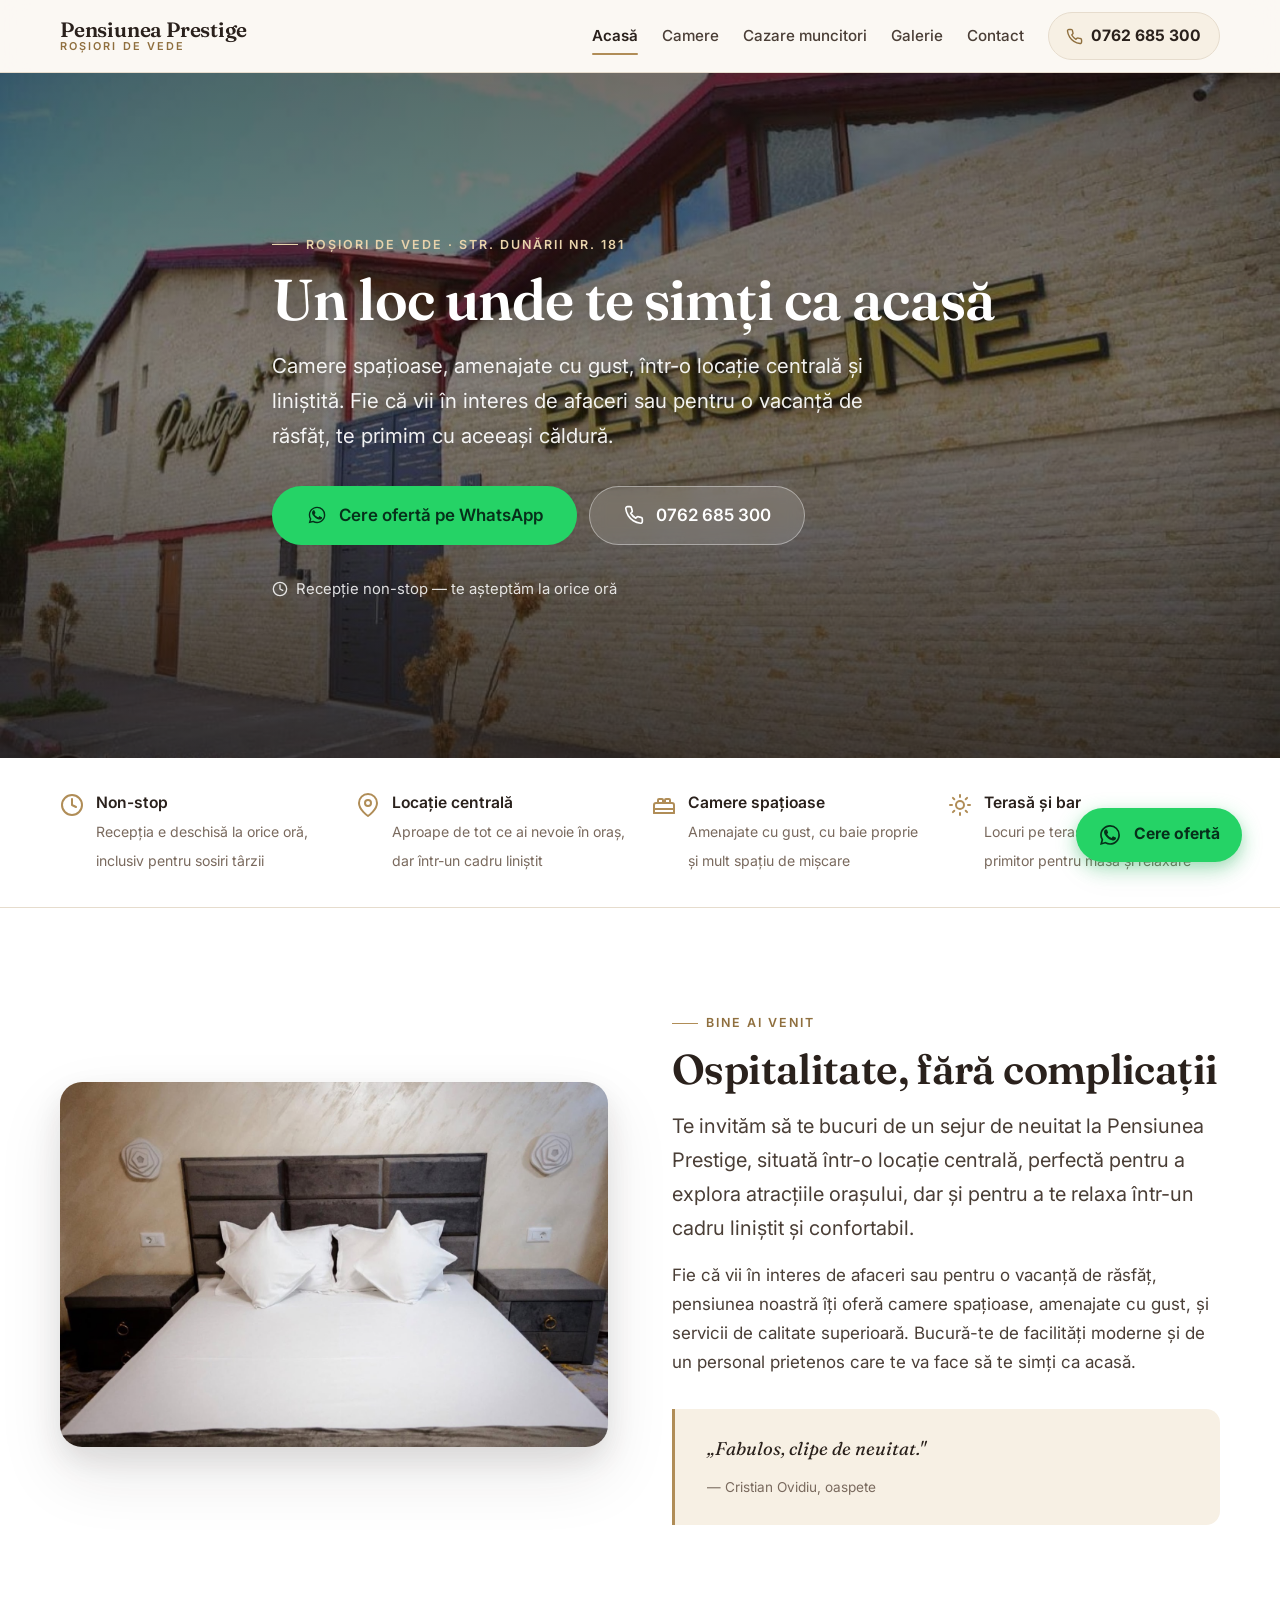
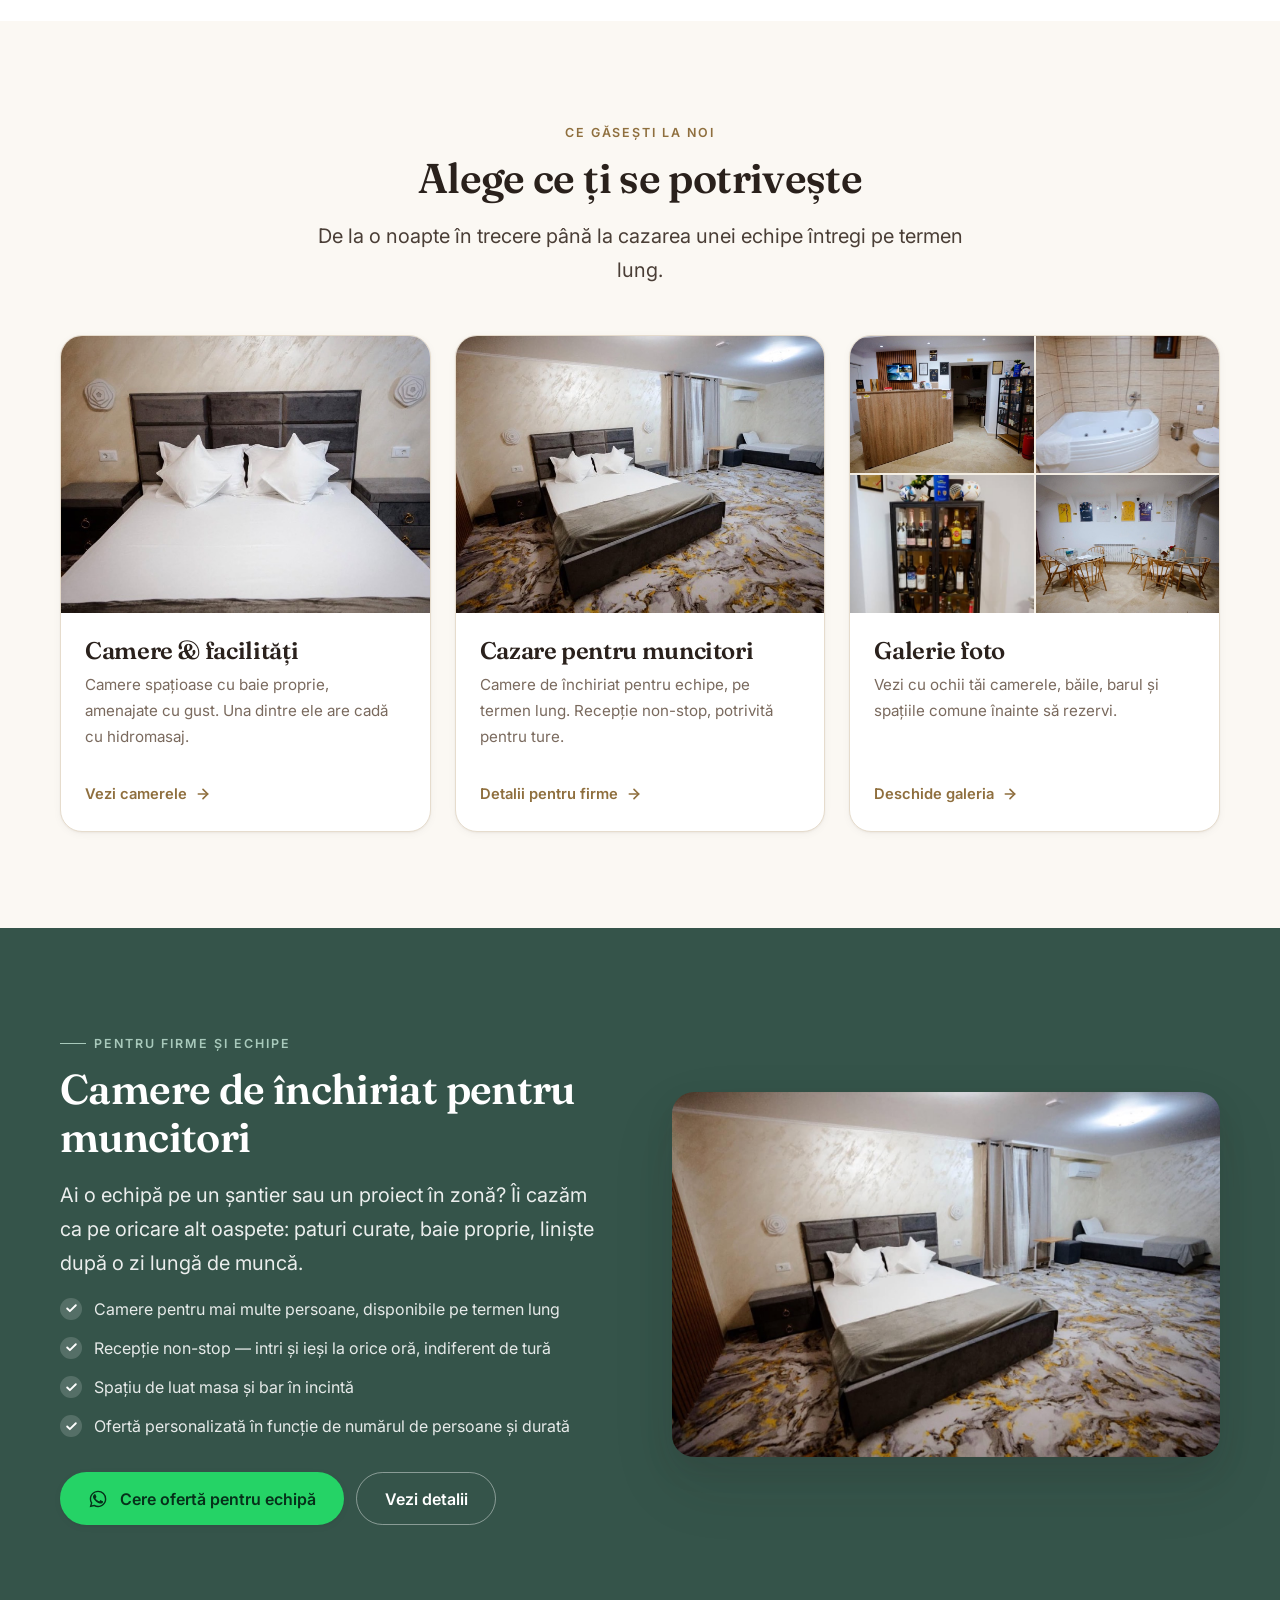
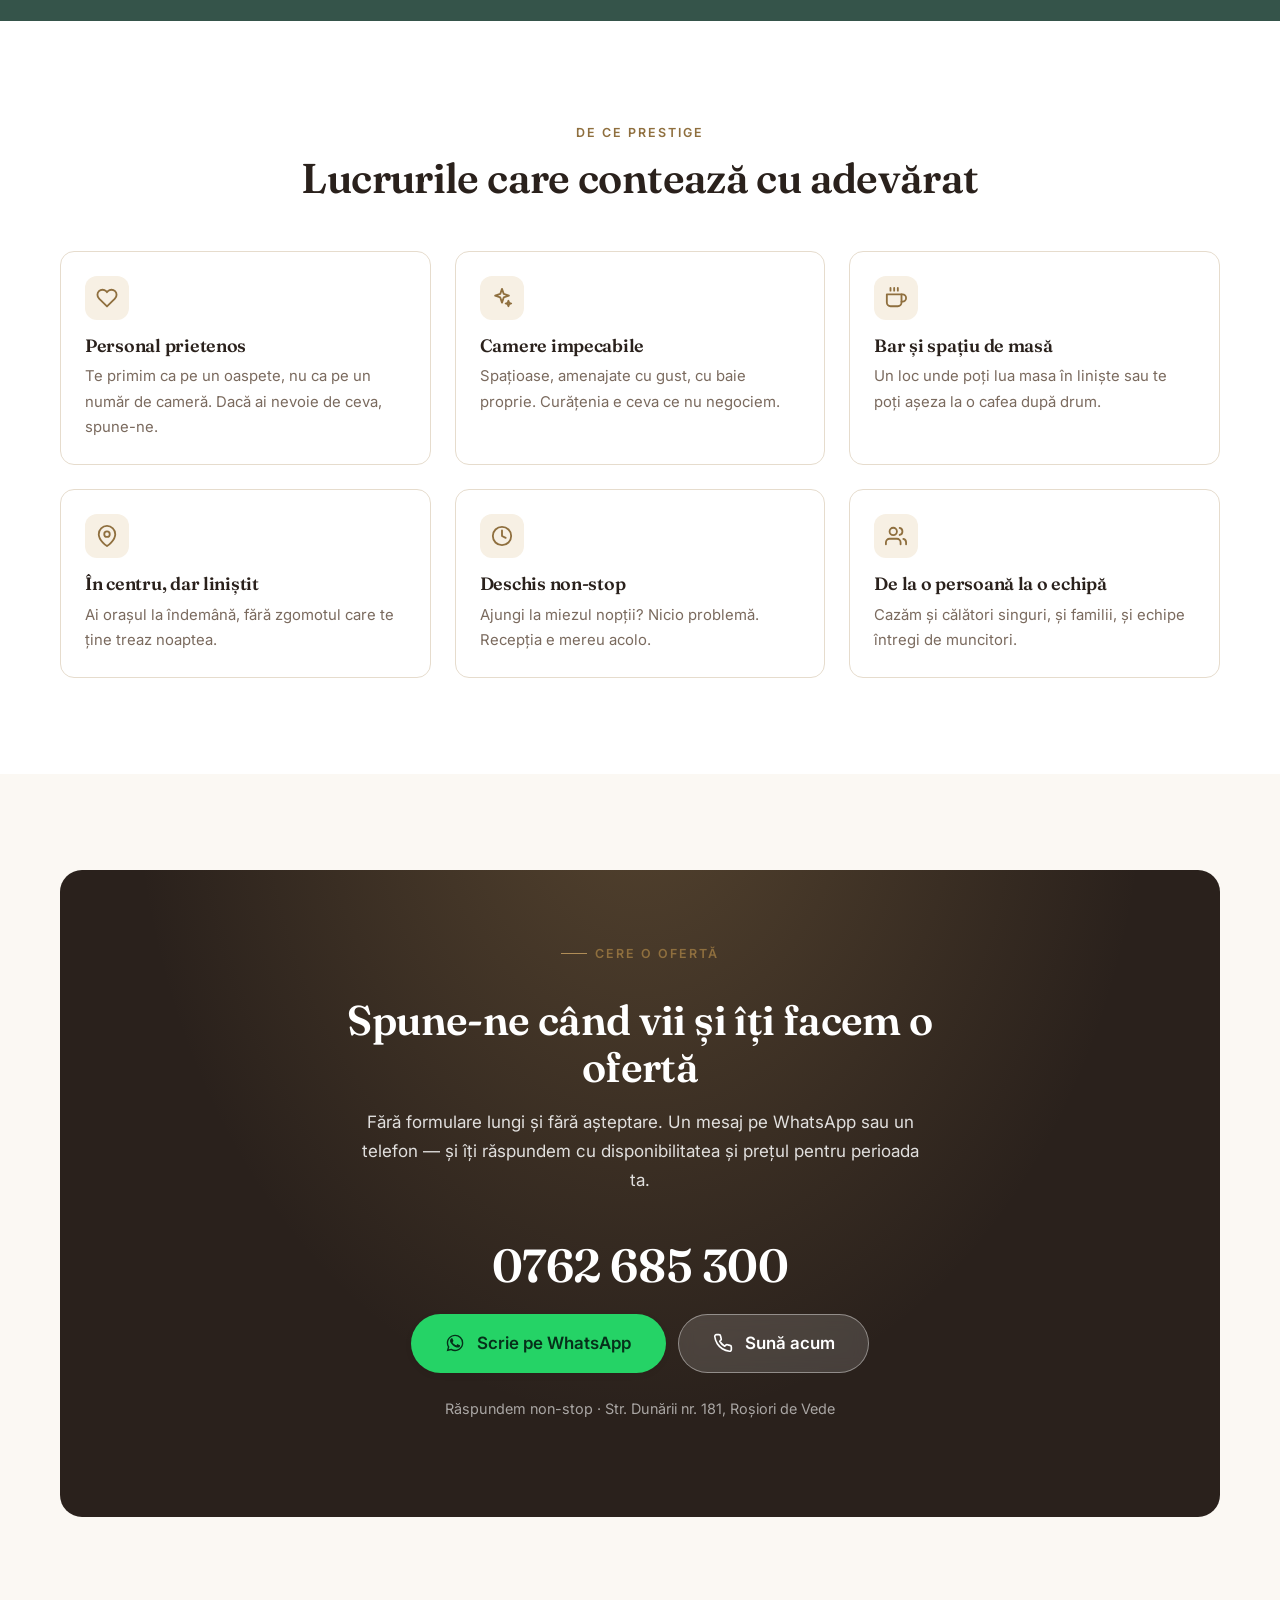
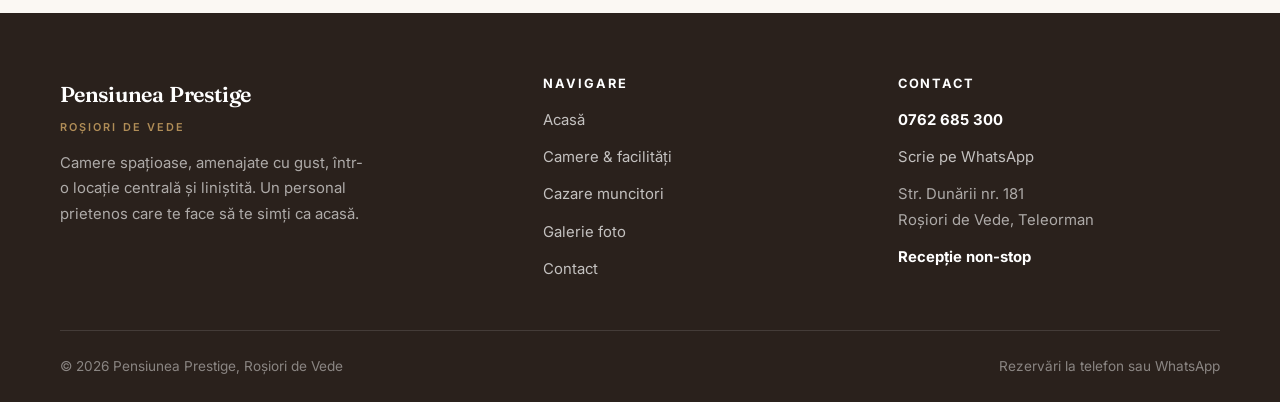
<file: index.html>
<!DOCTYPE html>
<html lang="ro">
<head>
<meta charset="utf-8">
<meta name="viewport" content="width=device-width, initial-scale=1">
<title>Cazare Roșiori de Vede — Pensiunea Prestige, non-stop</title>
<meta name="description" content="Pensiune în Roșiori de Vede, str. Dunării nr. 181. Camere spațioase, recepție non-stop, bar și terasă. Cere ofertă la 0762 685 300.">
<link rel="canonical" href="https://www.pensiuneaprestige1.ro/">
<meta name="theme-color" content="#B08D57">
<meta name="robots" content="index, follow">

<meta property="og:type" content="website">
<meta property="og:site_name" content="Pensiunea Prestige">
<meta property="og:locale" content="ro_RO">
<meta property="og:title" content="Cazare Roșiori de Vede — Pensiunea Prestige, non-stop">
<meta property="og:description" content="Pensiune în Roșiori de Vede, str. Dunării nr. 181. Camere spațioase, recepție non-stop, bar și terasă. Cere ofertă la 0762 685 300.">
<meta property="og:url" content="https://www.pensiuneaprestige1.ro/">
<meta property="og:image" content="https://www.pensiuneaprestige1.ro/assets/img/exterior.jpg">
<meta name="twitter:card" content="summary_large_image">

<link rel="icon" href="assets/img/favicon.svg" type="image/svg+xml">
<link rel="apple-touch-icon" href="assets/img/exterior-thumb.jpg">

<link rel="preconnect" href="https://fonts.googleapis.com">
<link rel="preconnect" href="https://fonts.gstatic.com" crossorigin>
<link rel="stylesheet" href="https://fonts.googleapis.com/css2?family=Fraunces:opsz,wght@9..144,400;9..144,600;9..144,700&family=Inter:wght@400;500;600;700&display=swap">
<link rel="stylesheet" href="assets/css/style.css">
<link rel="preload" as="image" href="assets/img/exterior.jpg" fetchpriority="high">
<script type="application/ld+json">
{
  "@context": "https://schema.org",
  "@type": "LodgingBusiness",
  "name": "Pensiunea Prestige",
  "description": "Pensiune în Roșiori de Vede, cu camere spațioase amenajate cu gust, recepție non-stop și locație centrală. Cazare pentru turiști, călători în interes de afaceri și echipe de muncitori.",
  "url": "https://www.pensiuneaprestige1.ro/",
  "telephone": "+40762685300",
  "image": "https://www.pensiuneaprestige1.ro/assets/img/exterior.jpg",
  "priceRange": "$$",
  "dateModified": "2026-09-02",
  "address": {
    "@type": "PostalAddress",
    "streetAddress": "Strada Dunării nr. 181",
    "addressLocality": "Roșiori de Vede",
    "addressRegion": "Teleorman",
    "postalCode": "145100",
    "addressCountry": "RO"
  },
  "openingHoursSpecification": {
    "@type": "OpeningHoursSpecification",
    "dayOfWeek": ["Monday","Tuesday","Wednesday","Thursday","Friday","Saturday","Sunday"],
    "opens": "00:00",
    "closes": "23:59"
  },
  "amenityFeature": [
    { "@type": "LocationFeatureSpecification", "name": "Recepție non-stop", "value": true },
    { "@type": "LocationFeatureSpecification", "name": "Locuri pe terasă", "value": true },
    { "@type": "LocationFeatureSpecification", "name": "Bar", "value": true },
    { "@type": "LocationFeatureSpecification", "name": "Spațiu de luat masa", "value": true }
  ]
}
</script>
<script type="application/ld+json">
{
  "@context": "https://schema.org",
  "@type": "BreadcrumbList",
  "itemListElement": [
    { "@type": "ListItem", "position": 1, "name": "Acasă", "item": "https://www.pensiuneaprestige1.ro/" }
  ]
}
</script>
<script type="application/ld+json">
{
  "@context": "https://schema.org",
  "@type": "SiteNavigationElement",
  "name": ["Acasă", "Camere & facilități", "Cazare muncitori", "Galerie foto", "Contact"],
  "url": [
    "https://www.pensiuneaprestige1.ro/",
    "https://www.pensiuneaprestige1.ro/camere.html",
    "https://www.pensiuneaprestige1.ro/cazare-muncitori.html",
    "https://www.pensiuneaprestige1.ro/galerie.html",
    "https://www.pensiuneaprestige1.ro/contact.html"
  ]
}
</script>
</head>
<body>
<a class="skip-link" href="#main">Sari la conținut</a>
<header class="header" role="banner">
  <div class="wrap header__inner">
    <a class="brand" href="index.html">
      <span class="brand__name">Pensiunea Prestige</span>
      <span class="brand__place">Roșiori de Vede</span>
    </a>
    <nav class="nav" id="nav" role="navigation" aria-label="Meniu principal">
      <a href="index.html" aria-current="page">Acasă</a>
      <a href="camere.html">Camere</a>
      <a href="cazare-muncitori.html">Cazare muncitori</a>
      <a href="galerie.html">Galerie</a>
      <a href="contact.html">Contact</a>
    </nav>
    <a class="header__phone" href="tel:+40762685300"><svg viewBox="0 0 24 24" fill="none" stroke="currentColor" stroke-width="2" stroke-linecap="round" stroke-linejoin="round" aria-hidden="true"><path d="M22 16.92v3a2 2 0 0 1-2.18 2 19.79 19.79 0 0 1-8.63-3.07 19.5 19.5 0 0 1-6-6 19.79 19.79 0 0 1-3.07-8.67A2 2 0 0 1 4.11 2h3a2 2 0 0 1 2 1.72c.13.96.36 1.9.7 2.81a2 2 0 0 1-.45 2.11L8.09 9.91a16 16 0 0 0 6 6l1.27-1.27a2 2 0 0 1 2.11-.45c.9.34 1.85.57 2.81.7A2 2 0 0 1 22 16.92z"/></svg> <span>0762 685 300</span></a>
    <button class="burger" type="button" aria-expanded="false" aria-controls="nav" aria-label="Deschide meniul"><svg class="icon-open" viewBox="0 0 24 24" fill="none" stroke="currentColor" stroke-width="2" stroke-linecap="round" aria-hidden="true"><line x1="3" y1="7" x2="21" y2="7"/><line x1="3" y1="12" x2="21" y2="12"/><line x1="3" y1="17" x2="21" y2="17"/></svg><svg class="icon-close" viewBox="0 0 24 24" fill="none" stroke="currentColor" stroke-width="2" stroke-linecap="round" aria-hidden="true"><line x1="6" y1="6" x2="18" y2="18"/><line x1="18" y1="6" x2="6" y2="18"/></svg></button>
  </div>
</header>

<main id="main" role="main">

<section class="hero">
  <div class="hero__media">
    <img src="assets/img/exterior.jpg" alt="Fațada Pensiunii Prestige din Roșiori de Vede, cu firma PENSIUNE pe peretele de piatră" fetchpriority="high" width="1440" height="959" decoding="async">
  </div>
  <div class="wrap hero__inner">
    <p class="eyebrow">Roșiori de Vede &middot; Str. Dunării nr. 181</p>
    <h1>Un loc unde te simți ca acasă</h1>
    <p class="hero__text">Camere spațioase, amenajate cu gust, într-o locație centrală și liniștită. Fie că vii în interes de afaceri sau pentru o vacanță de răsfăț, te primim cu aceeași căldură.</p>
    <div class="btn-row">
      <a class="btn btn--wa btn--lg" href="https://wa.me/40762685300?text=Bun%C4%83%20ziua!%20A%C8%99%20dori%20o%20ofert%C4%83%20de%20cazare%20la%20Pensiunea%20Prestige." target="_blank" rel="noopener noreferrer"><svg viewBox="0 0 24 24" fill="currentColor" aria-hidden="true"><path d="M17.47 14.38c-.3-.15-1.75-.86-2.02-.96-.27-.1-.47-.15-.67.15-.2.3-.77.96-.94 1.16-.17.2-.35.22-.64.08-.3-.15-1.25-.46-2.38-1.47-.88-.78-1.47-1.75-1.65-2.05-.17-.3-.02-.46.13-.6.14-.14.3-.35.45-.53.15-.18.2-.3.3-.5.1-.2.05-.38-.02-.53-.08-.15-.67-1.6-.92-2.2-.24-.58-.49-.5-.67-.51h-.57c-.2 0-.52.07-.8.37-.26.3-1.03 1-1.03 2.45s1.06 2.84 1.2 3.04c.15.2 2.08 3.18 5.04 4.46.7.3 1.25.48 1.68.62.71.22 1.35.19 1.86.12.57-.09 1.75-.72 2-1.41.24-.7.24-1.29.17-1.41-.07-.13-.27-.2-.56-.35z"/><path d="M12.04 2C6.58 2 2.13 6.45 2.13 11.91c0 1.75.46 3.45 1.32 4.95L2 22l5.25-1.38a9.86 9.86 0 0 0 4.79 1.22h.01c5.46 0 9.9-4.45 9.9-9.91A9.86 9.86 0 0 0 19.06 4.9 9.82 9.82 0 0 0 12.04 2zm0 18.15h-.01a8.2 8.2 0 0 1-4.18-1.15l-.3-.18-3.11.82.83-3.04-.2-.31a8.19 8.19 0 0 1-1.26-4.38c0-4.54 3.7-8.23 8.24-8.23a8.18 8.18 0 0 1 5.82 2.42 8.18 8.18 0 0 1 2.41 5.82c0 4.54-3.7 8.23-8.24 8.23z"/></svg> Cere ofertă pe WhatsApp</a>
      <a class="btn btn--light btn--lg" href="tel:+40762685300"><svg viewBox="0 0 24 24" fill="none" stroke="currentColor" stroke-width="2" stroke-linecap="round" stroke-linejoin="round" aria-hidden="true"><path d="M22 16.92v3a2 2 0 0 1-2.18 2 19.79 19.79 0 0 1-8.63-3.07 19.5 19.5 0 0 1-6-6 19.79 19.79 0 0 1-3.07-8.67A2 2 0 0 1 4.11 2h3a2 2 0 0 1 2 1.72c.13.96.36 1.9.7 2.81a2 2 0 0 1-.45 2.11L8.09 9.91a16 16 0 0 0 6 6l1.27-1.27a2 2 0 0 1 2.11-.45c.9.34 1.85.57 2.81.7A2 2 0 0 1 22 16.92z"/></svg> 0762 685 300</a>
    </div>
    <p class="hero__note"><svg viewBox="0 0 24 24" fill="none" stroke="currentColor" stroke-width="2" stroke-linecap="round" stroke-linejoin="round" aria-hidden="true"><circle cx="12" cy="12" r="10"/><polyline points="12 6 12 12 16 14"/></svg> Recepție non-stop &mdash; te așteptăm la orice oră</p>
  </div>
</section>

<section class="strip">
  <div class="wrap strip__grid">
    <div class="strip__item"><svg viewBox="0 0 24 24" fill="none" stroke="currentColor" stroke-width="2" stroke-linecap="round" stroke-linejoin="round" aria-hidden="true"><circle cx="12" cy="12" r="10"/><polyline points="12 6 12 12 16 14"/></svg><div><strong>Non-stop</strong><span>Recepția e deschisă la orice oră, inclusiv pentru sosiri târzii</span></div></div>
    <div class="strip__item"><svg viewBox="0 0 24 24" fill="none" stroke="currentColor" stroke-width="2" stroke-linecap="round" stroke-linejoin="round" aria-hidden="true"><path d="M21 10c0 7-9 13-9 13s-9-6-9-13a9 9 0 0 1 18 0z"/><circle cx="12" cy="10" r="3"/></svg><div><strong>Locație centrală</strong><span>Aproape de tot ce ai nevoie în oraș, dar într-un cadru liniștit</span></div></div>
    <div class="strip__item"><svg viewBox="0 0 24 24" fill="none" stroke="currentColor" stroke-width="2" stroke-linecap="round" stroke-linejoin="round" aria-hidden="true"><path d="M2 20v-8a2 2 0 0 1 2-2h16a2 2 0 0 1 2 2v8"/><path d="M2 16h20"/><path d="M6 10V7a1 1 0 0 1 1-1h3a1 1 0 0 1 1 1v3"/><path d="M13 10V7a1 1 0 0 1 1-1h3a1 1 0 0 1 1 1v3"/><path d="M2 20h20"/></svg><div><strong>Camere spațioase</strong><span>Amenajate cu gust, cu baie proprie și mult spațiu de mișcare</span></div></div>
    <div class="strip__item"><svg viewBox="0 0 24 24" fill="none" stroke="currentColor" stroke-width="2" stroke-linecap="round" stroke-linejoin="round" aria-hidden="true"><circle cx="12" cy="12" r="4"/><path d="M12 2v2M12 20v2M4.9 4.9l1.4 1.4M17.7 17.7l1.4 1.4M2 12h2M20 12h2M6.3 17.7l-1.4 1.4M19.1 4.9l-1.4 1.4"/></svg><div><strong>Terasă și bar</strong><span>Locuri pe terasă și un spațiu primitor pentru masă și relaxare</span></div></div>
  </div>
</section>

<section class="section section--white">
  <div class="wrap split reveal">
    <div class="split__media">
      <img src="assets/img/camera-dubla.jpg" alt="Cameră matrimonială cu tăblie capitonată și lenjerie albă la Pensiunea Prestige" loading="lazy" width="1440" height="959" decoding="async">
    </div>
    <div>
      <p class="eyebrow">Bine ai venit</p>
      <h2>Ospitalitate, fără complicații</h2>
      <p class="lead">Te invităm să te bucuri de un sejur de neuitat la Pensiunea Prestige, situată într-o locație centrală, perfectă pentru a explora atracțiile orașului, dar și pentru a te relaxa într-un cadru liniștit și confortabil.</p>
      <p>Fie că vii în interes de afaceri sau pentru o vacanță de răsfăț, pensiunea noastră îți oferă camere spațioase, amenajate cu gust, și servicii de calitate superioară. Bucură-te de facilități moderne și de un personal prietenos care te va face să te simți ca acasă.</p>
      <blockquote class="quote">
        <p>„Fabulos, clipe de neuitat."</p>
        <cite>&mdash; Cristian Ovidiu, oaspete</cite>
      </blockquote>
    </div>
  </div>
</section>

<section class="section">
  <div class="wrap">
    <div class="section-head section-head--center reveal">
      <p class="eyebrow">Ce găsești la noi</p>
      <h2>Alege ce ți se potrivește</h2>
      <p class="lead">De la o noapte în trecere până la cazarea unei echipe întregi pe termen lung.</p>
    </div>
    <div class="cards reveal">
      <a class="card" href="camere.html">
        <div class="card__img"><img src="assets/img/camera-dubla-thumb.jpg" alt="Cameră matrimonială cu tăblie capitonată și lenjerie albă" loading="lazy" width="800" height="533" decoding="async"></div>
        <div class="card__body">
          <h3>Camere &amp; facilități</h3>
          <p>Camere spațioase cu baie proprie, amenajate cu gust. Una dintre ele are cadă cu hidromasaj.</p>
          <span class="card__more">Vezi camerele <svg viewBox="0 0 24 24" fill="none" stroke="currentColor" stroke-width="2.5" stroke-linecap="round" stroke-linejoin="round" aria-hidden="true"><line x1="5" y1="12" x2="19" y2="12"/><polyline points="12 5 19 12 12 19"/></svg></span>
        </div>
      </a>
      <a class="card" href="cazare-muncitori.html">
        <div class="card__img"><img src="assets/img/camera-tripla-thumb.jpg" alt="Cameră cu pat matrimonial și pat suplimentar, potrivită pentru echipe" loading="lazy" width="800" height="533" decoding="async"></div>
        <div class="card__body">
          <h3>Cazare pentru muncitori</h3>
          <p>Camere de închiriat pentru echipe, pe termen lung. Recepție non-stop, potrivită pentru ture.</p>
          <span class="card__more">Detalii pentru firme <svg viewBox="0 0 24 24" fill="none" stroke="currentColor" stroke-width="2.5" stroke-linecap="round" stroke-linejoin="round" aria-hidden="true"><line x1="5" y1="12" x2="19" y2="12"/><polyline points="12 5 19 12 12 19"/></svg></span>
        </div>
      </a>
      <a class="card" href="galerie.html">
        <div class="card__img card__img--grid">
          <span><img src="assets/img/receptie-thumb.jpg" alt="Recepția, baia cu cadă, barul și spațiul de luat masa la Pensiunea Prestige" loading="lazy" width="800" height="533" decoding="async"></span>
          <span><img src="assets/img/baie-jacuzzi.jpg" alt="" loading="lazy" width="414" height="414" decoding="async"></span>
          <span><img src="assets/img/bar.jpg" alt="" loading="lazy" width="414" height="414" decoding="async"></span>
          <span><img src="assets/img/sala-mese-thumb.jpg" alt="" loading="lazy" width="800" height="533" decoding="async"></span>
        </div>
        <div class="card__body">
          <h3>Galerie foto</h3>
          <p>Vezi cu ochii tăi camerele, băile, barul și spațiile comune înainte să rezervi.</p>
          <span class="card__more">Deschide galeria <svg viewBox="0 0 24 24" fill="none" stroke="currentColor" stroke-width="2.5" stroke-linecap="round" stroke-linejoin="round" aria-hidden="true"><line x1="5" y1="12" x2="19" y2="12"/><polyline points="12 5 19 12 12 19"/></svg></span>
        </div>
      </a>
    </div>
  </div>
</section>

<section class="section forest">
  <div class="wrap split split--reverse reveal">
    <div class="split__media">
      <img src="assets/img/camera-tripla.jpg" alt="Cameră cu pat matrimonial și pat suplimentar, potrivită pentru echipe" loading="lazy" width="1440" height="959" decoding="async">
    </div>
    <div>
      <p class="eyebrow">Pentru firme și echipe</p>
      <h2>Camere de închiriat pentru muncitori</h2>
      <p class="lead">Ai o echipă pe un șantier sau un proiect în zonă? Îi cazăm ca pe oricare alt oaspete: paturi curate, baie proprie, liniște după o zi lungă de muncă.</p>
      <ul class="ticks">
        <li>Camere pentru mai multe persoane, disponibile pe termen lung</li>
        <li>Recepție non-stop &mdash; intri și ieși la orice oră, indiferent de tură</li>
        <li>Spațiu de luat masa și bar în incintă</li>
        <li>Ofertă personalizată în funcție de numărul de persoane și durată</li>
      </ul>
      <div class="btn-row" style="margin-top:2rem">
        <a class="btn btn--wa" href="https://wa.me/40762685300?text=Bun%C4%83%20ziua!%20Caut%20cazare%20pentru%20o%20echip%C4%83%20de%20muncitori%20la%20Pensiunea%20Prestige." target="_blank" rel="noopener noreferrer"><svg viewBox="0 0 24 24" fill="currentColor" aria-hidden="true"><path d="M17.47 14.38c-.3-.15-1.75-.86-2.02-.96-.27-.1-.47-.15-.67.15-.2.3-.77.96-.94 1.16-.17.2-.35.22-.64.08-.3-.15-1.25-.46-2.38-1.47-.88-.78-1.47-1.75-1.65-2.05-.17-.3-.02-.46.13-.6.14-.14.3-.35.45-.53.15-.18.2-.3.3-.5.1-.2.05-.38-.02-.53-.08-.15-.67-1.6-.92-2.2-.24-.58-.49-.5-.67-.51h-.57c-.2 0-.52.07-.8.37-.26.3-1.03 1-1.03 2.45s1.06 2.84 1.2 3.04c.15.2 2.08 3.18 5.04 4.46.7.3 1.25.48 1.68.62.71.22 1.35.19 1.86.12.57-.09 1.75-.72 2-1.41.24-.7.24-1.29.17-1.41-.07-.13-.27-.2-.56-.35z"/><path d="M12.04 2C6.58 2 2.13 6.45 2.13 11.91c0 1.75.46 3.45 1.32 4.95L2 22l5.25-1.38a9.86 9.86 0 0 0 4.79 1.22h.01c5.46 0 9.9-4.45 9.9-9.91A9.86 9.86 0 0 0 19.06 4.9 9.82 9.82 0 0 0 12.04 2zm0 18.15h-.01a8.2 8.2 0 0 1-4.18-1.15l-.3-.18-3.11.82.83-3.04-.2-.31a8.19 8.19 0 0 1-1.26-4.38c0-4.54 3.7-8.23 8.24-8.23a8.18 8.18 0 0 1 5.82 2.42 8.18 8.18 0 0 1 2.41 5.82c0 4.54-3.7 8.23-8.24 8.23z"/></svg> Cere ofertă pentru echipă</a>
        <a class="btn btn--ghost" href="cazare-muncitori.html">Vezi detalii</a>
      </div>
    </div>
  </div>
</section>

<section class="section section--white">
  <div class="wrap">
    <div class="section-head section-head--center reveal">
      <p class="eyebrow">De ce Prestige</p>
      <h2>Lucrurile care contează cu adevărat</h2>
    </div>
    <div class="features reveal">
      <div class="feature">
        <div class="feature__icon"><svg viewBox="0 0 24 24" fill="none" stroke="currentColor" stroke-width="2" stroke-linecap="round" stroke-linejoin="round" aria-hidden="true"><path d="M20.8 4.6a5.5 5.5 0 0 0-7.8 0L12 5.7l-1-1.1a5.5 5.5 0 0 0-7.8 7.8l1 1.1L12 21.2l7.8-7.7 1-1.1a5.5 5.5 0 0 0 0-7.8z"/></svg></div>
        <h3>Personal prietenos</h3>
        <p>Te primim ca pe un oaspete, nu ca pe un număr de cameră. Dacă ai nevoie de ceva, spune-ne.</p>
      </div>
      <div class="feature">
        <div class="feature__icon"><svg viewBox="0 0 24 24" fill="none" stroke="currentColor" stroke-width="2" stroke-linecap="round" stroke-linejoin="round" aria-hidden="true"><path d="M12 2l1.9 5.6L19.5 9.5 13.9 11.4 12 17l-1.9-5.6L4.5 9.5l5.6-1.9L12 2z"/><path d="M19 15l.8 2.2L22 18l-2.2.8L19 21l-.8-2.2L16 18l2.2-.8L19 15z"/></svg></div>
        <h3>Camere impecabile</h3>
        <p>Spațioase, amenajate cu gust, cu baie proprie. Curățenia e ceva ce nu negociem.</p>
      </div>
      <div class="feature">
        <div class="feature__icon"><svg viewBox="0 0 24 24" fill="none" stroke="currentColor" stroke-width="2" stroke-linecap="round" stroke-linejoin="round" aria-hidden="true"><path d="M18 8h1a4 4 0 0 1 0 8h-1"/><path d="M2 8h16v9a4 4 0 0 1-4 4H6a4 4 0 0 1-4-4V8z"/><line x1="6" y1="1" x2="6" y2="4"/><line x1="10" y1="1" x2="10" y2="4"/><line x1="14" y1="1" x2="14" y2="4"/></svg></div>
        <h3>Bar și spațiu de masă</h3>
        <p>Un loc unde poți lua masa în liniște sau te poți așeza la o cafea după drum.</p>
      </div>
      <div class="feature">
        <div class="feature__icon"><svg viewBox="0 0 24 24" fill="none" stroke="currentColor" stroke-width="2" stroke-linecap="round" stroke-linejoin="round" aria-hidden="true"><path d="M21 10c0 7-9 13-9 13s-9-6-9-13a9 9 0 0 1 18 0z"/><circle cx="12" cy="10" r="3"/></svg></div>
        <h3>În centru, dar liniștit</h3>
        <p>Ai orașul la îndemână, fără zgomotul care te ține treaz noaptea.</p>
      </div>
      <div class="feature">
        <div class="feature__icon"><svg viewBox="0 0 24 24" fill="none" stroke="currentColor" stroke-width="2" stroke-linecap="round" stroke-linejoin="round" aria-hidden="true"><circle cx="12" cy="12" r="10"/><polyline points="12 6 12 12 16 14"/></svg></div>
        <h3>Deschis non-stop</h3>
        <p>Ajungi la miezul nopții? Nicio problemă. Recepția e mereu acolo.</p>
      </div>
      <div class="feature">
        <div class="feature__icon"><svg viewBox="0 0 24 24" fill="none" stroke="currentColor" stroke-width="2" stroke-linecap="round" stroke-linejoin="round" aria-hidden="true"><path d="M17 21v-2a4 4 0 0 0-4-4H5a4 4 0 0 0-4 4v2"/><circle cx="9" cy="7" r="4"/><path d="M23 21v-2a4 4 0 0 0-3-3.87M16 3.13a4 4 0 0 1 0 7.75"/></svg></div>
        <h3>De la o persoană la o echipă</h3>
        <p>Cazăm și călători singuri, și familii, și echipe întregi de muncitori.</p>
      </div>
    </div>
  </div>
</section>
<section class="section">
  <div class="wrap">
    <div class="cta reveal">
      <p class="eyebrow" style="justify-content:center">Cere o ofertă</p>
      <h2>Spune-ne când vii și îți facem o ofertă</h2>
      <p>Fără formulare lungi și fără așteptare. Un mesaj pe WhatsApp sau un telefon &mdash; și îți răspundem cu disponibilitatea și prețul pentru perioada ta.</p>
      <a class="cta__phone" href="tel:+40762685300">0762 685 300</a>
      <div class="btn-row">
        <a class="btn btn--wa btn--lg" href="https://wa.me/40762685300?text=Bun%C4%83%20ziua!%20A%C8%99%20dori%20o%20ofert%C4%83%20de%20cazare%20la%20Pensiunea%20Prestige." target="_blank" rel="noopener noreferrer"><svg viewBox="0 0 24 24" fill="currentColor" aria-hidden="true"><path d="M17.47 14.38c-.3-.15-1.75-.86-2.02-.96-.27-.1-.47-.15-.67.15-.2.3-.77.96-.94 1.16-.17.2-.35.22-.64.08-.3-.15-1.25-.46-2.38-1.47-.88-.78-1.47-1.75-1.65-2.05-.17-.3-.02-.46.13-.6.14-.14.3-.35.45-.53.15-.18.2-.3.3-.5.1-.2.05-.38-.02-.53-.08-.15-.67-1.6-.92-2.2-.24-.58-.49-.5-.67-.51h-.57c-.2 0-.52.07-.8.37-.26.3-1.03 1-1.03 2.45s1.06 2.84 1.2 3.04c.15.2 2.08 3.18 5.04 4.46.7.3 1.25.48 1.68.62.71.22 1.35.19 1.86.12.57-.09 1.75-.72 2-1.41.24-.7.24-1.29.17-1.41-.07-.13-.27-.2-.56-.35z"/><path d="M12.04 2C6.58 2 2.13 6.45 2.13 11.91c0 1.75.46 3.45 1.32 4.95L2 22l5.25-1.38a9.86 9.86 0 0 0 4.79 1.22h.01c5.46 0 9.9-4.45 9.9-9.91A9.86 9.86 0 0 0 19.06 4.9 9.82 9.82 0 0 0 12.04 2zm0 18.15h-.01a8.2 8.2 0 0 1-4.18-1.15l-.3-.18-3.11.82.83-3.04-.2-.31a8.19 8.19 0 0 1-1.26-4.38c0-4.54 3.7-8.23 8.24-8.23a8.18 8.18 0 0 1 5.82 2.42 8.18 8.18 0 0 1 2.41 5.82c0 4.54-3.7 8.23-8.24 8.23z"/></svg> Scrie pe WhatsApp</a>
        <a class="btn btn--light btn--lg" href="tel:+40762685300"><svg viewBox="0 0 24 24" fill="none" stroke="currentColor" stroke-width="2" stroke-linecap="round" stroke-linejoin="round" aria-hidden="true"><path d="M22 16.92v3a2 2 0 0 1-2.18 2 19.79 19.79 0 0 1-8.63-3.07 19.5 19.5 0 0 1-6-6 19.79 19.79 0 0 1-3.07-8.67A2 2 0 0 1 4.11 2h3a2 2 0 0 1 2 1.72c.13.96.36 1.9.7 2.81a2 2 0 0 1-.45 2.11L8.09 9.91a16 16 0 0 0 6 6l1.27-1.27a2 2 0 0 1 2.11-.45c.9.34 1.85.57 2.81.7A2 2 0 0 1 22 16.92z"/></svg> Sună acum</a>
      </div>
      <p class="cta__meta">Răspundem non-stop &middot; Str. Dunării nr. 181, Roșiori de Vede</p>
    </div>
  </div>
</section>
</main>
<footer class="footer" role="contentinfo">
  <div class="wrap">
    <div class="footer__grid">
      <div>
        <span class="brand__name">Pensiunea Prestige</span><br>
        <span class="brand__place">Roșiori de Vede</span>
        <p class="footer__about">Camere spațioase, amenajate cu gust, într-o locație centrală și liniștită. Un personal prietenos care te face să te simți ca acasă.</p>
      </div>
      <div>
        <h4 id="footer-nav-title">Navigare</h4>
        <nav aria-labelledby="footer-nav-title">
        <ul>
          <li><a href="index.html">Acasă</a></li>
          <li><a href="camere.html">Camere &amp; facilități</a></li>
          <li><a href="cazare-muncitori.html">Cazare muncitori</a></li>
          <li><a href="galerie.html">Galerie foto</a></li>
          <li><a href="contact.html">Contact</a></li>
        </ul>
        </nav>
      </div>
      <div>
        <h4>Contact</h4>
        <ul>
          <li><a href="tel:+40762685300"><strong>0762 685 300</strong></a></li>
          <li><a href="https://wa.me/40762685300" target="_blank" rel="noopener noreferrer">Scrie pe WhatsApp</a></li>
          <li>Str. Dunării nr. 181<br>Roșiori de Vede, Teleorman</li>
          <li><strong>Recepție non-stop</strong></li>
        </ul>
      </div>
    </div>
    <div class="footer__bottom">
      <span>&copy; 2026 Pensiunea Prestige, Roșiori de Vede</span>
      <span>Rezervări la telefon sau WhatsApp</span>
    </div>
  </div>
</footer>

<a class="wa-float" href="https://wa.me/40762685300?text=Bun%C4%83%20ziua!%20A%C8%99%20dori%20o%20ofert%C4%83%20de%20cazare%20la%20Pensiunea%20Prestige." target="_blank" rel="noopener noreferrer" aria-label="Scrie-ne pe WhatsApp"><svg viewBox="0 0 24 24" fill="currentColor" aria-hidden="true"><path d="M17.47 14.38c-.3-.15-1.75-.86-2.02-.96-.27-.1-.47-.15-.67.15-.2.3-.77.96-.94 1.16-.17.2-.35.22-.64.08-.3-.15-1.25-.46-2.38-1.47-.88-.78-1.47-1.75-1.65-2.05-.17-.3-.02-.46.13-.6.14-.14.3-.35.45-.53.15-.18.2-.3.3-.5.1-.2.05-.38-.02-.53-.08-.15-.67-1.6-.92-2.2-.24-.58-.49-.5-.67-.51h-.57c-.2 0-.52.07-.8.37-.26.3-1.03 1-1.03 2.45s1.06 2.84 1.2 3.04c.15.2 2.08 3.18 5.04 4.46.7.3 1.25.48 1.68.62.71.22 1.35.19 1.86.12.57-.09 1.75-.72 2-1.41.24-.7.24-1.29.17-1.41-.07-.13-.27-.2-.56-.35z"/><path d="M12.04 2C6.58 2 2.13 6.45 2.13 11.91c0 1.75.46 3.45 1.32 4.95L2 22l5.25-1.38a9.86 9.86 0 0 0 4.79 1.22h.01c5.46 0 9.9-4.45 9.9-9.91A9.86 9.86 0 0 0 19.06 4.9 9.82 9.82 0 0 0 12.04 2zm0 18.15h-.01a8.2 8.2 0 0 1-4.18-1.15l-.3-.18-3.11.82.83-3.04-.2-.31a8.19 8.19 0 0 1-1.26-4.38c0-4.54 3.7-8.23 8.24-8.23a8.18 8.18 0 0 1 5.82 2.42 8.18 8.18 0 0 1 2.41 5.82c0 4.54-3.7 8.23-8.24 8.23z"/></svg> <span>Cere ofertă</span></a>

<script src="assets/js/main.js" defer></script>
</body>
</html>
</file>
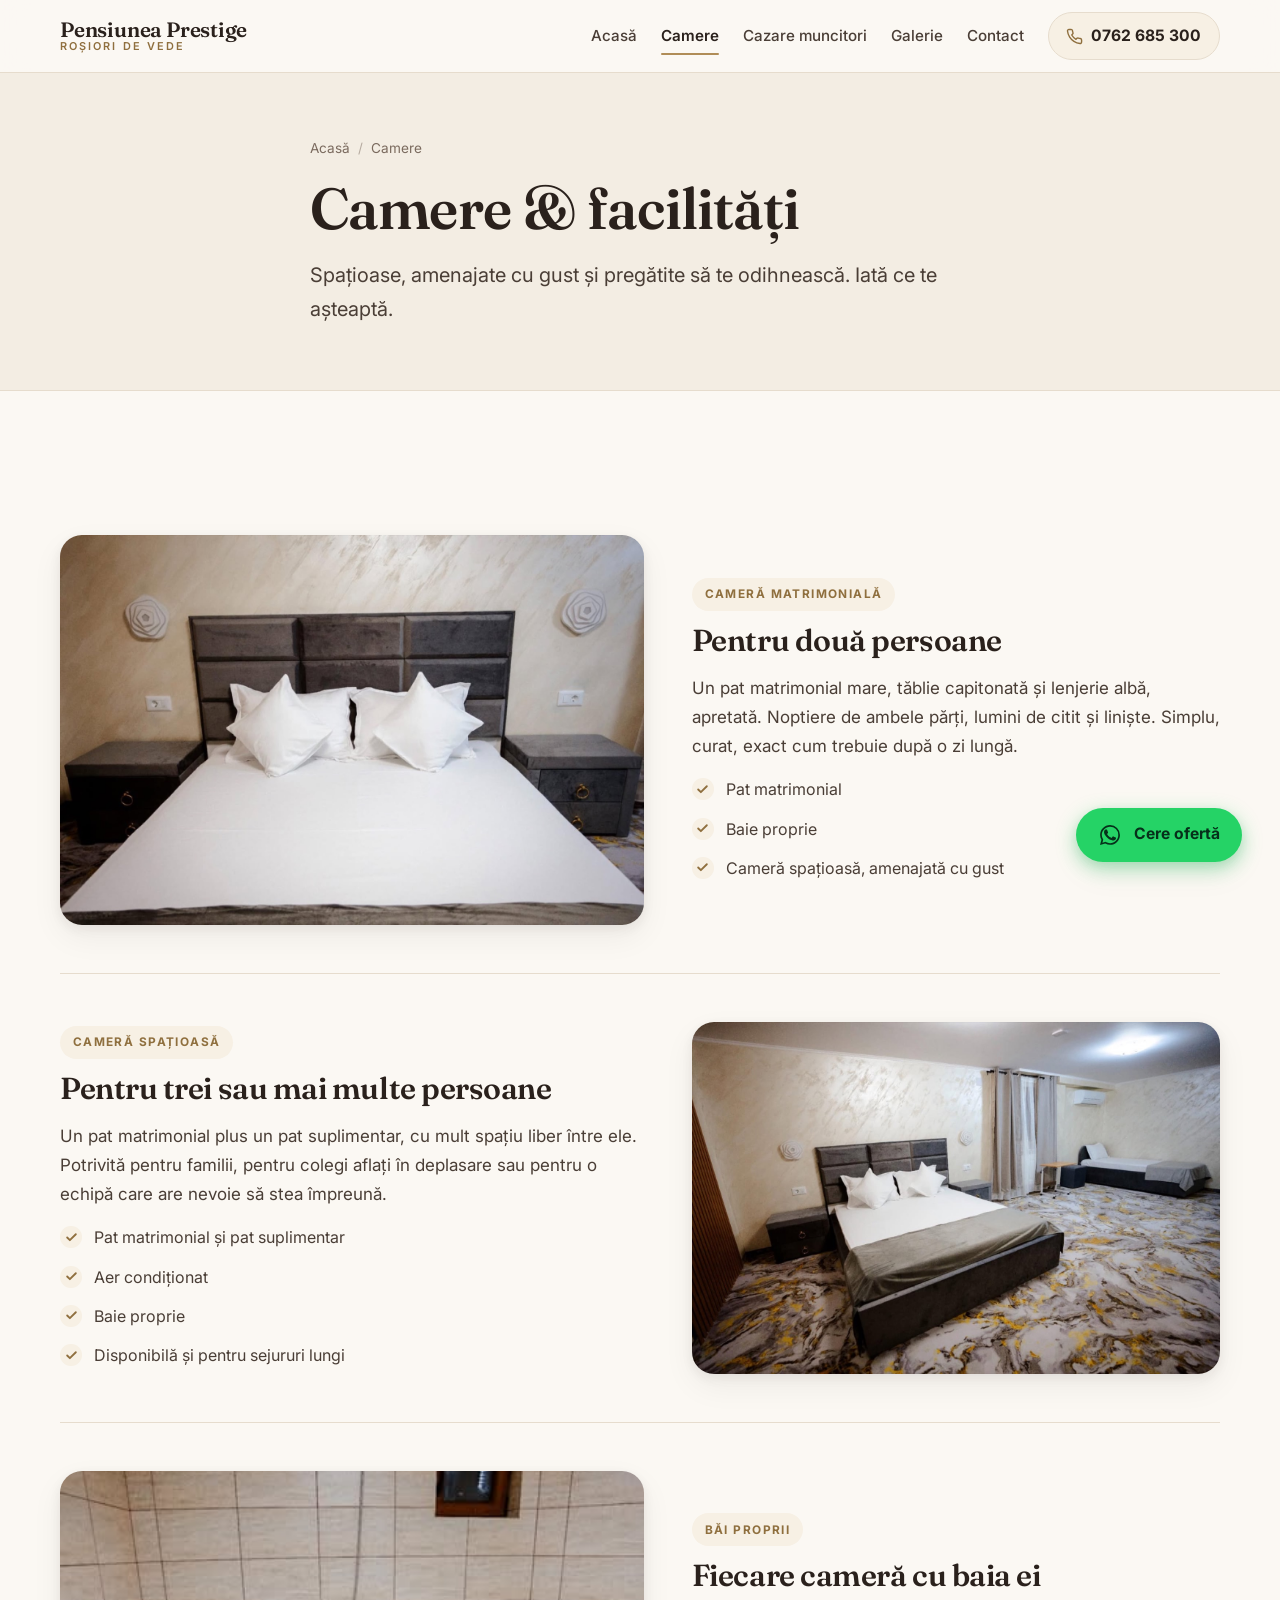
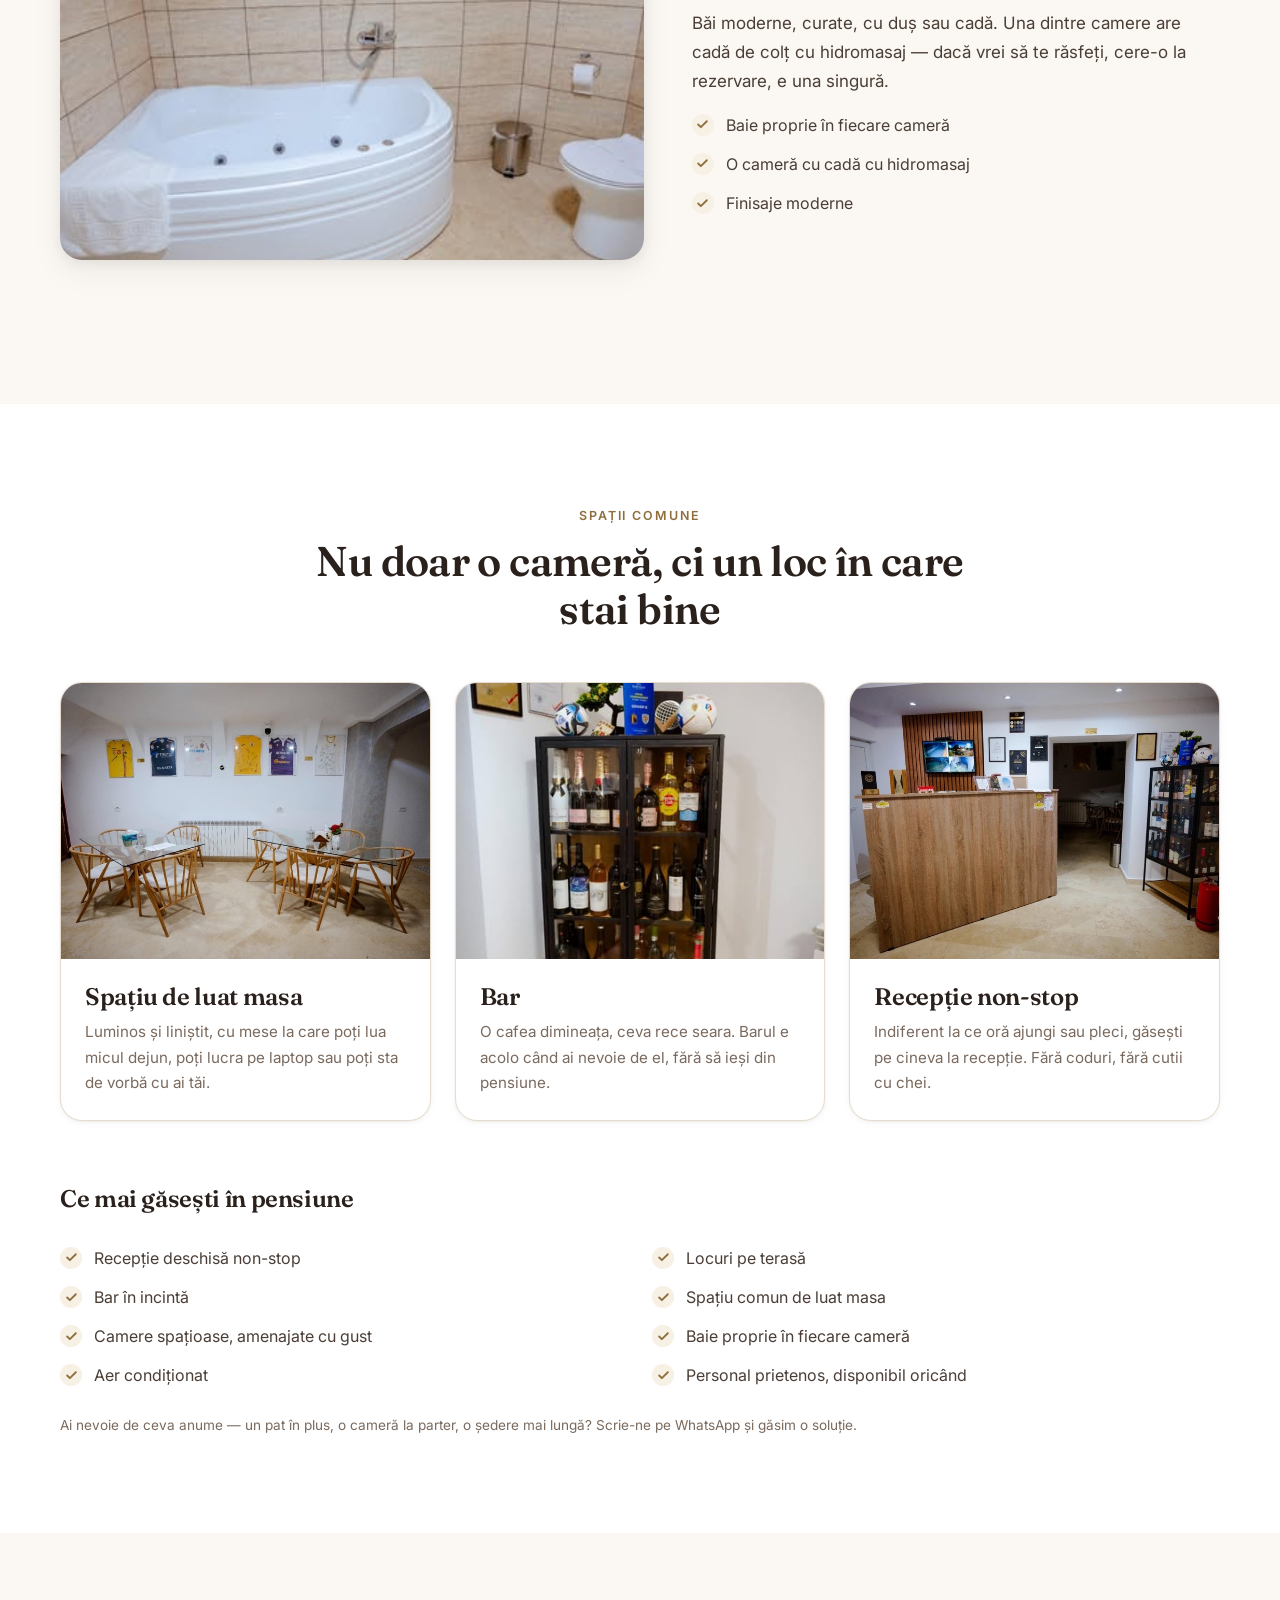
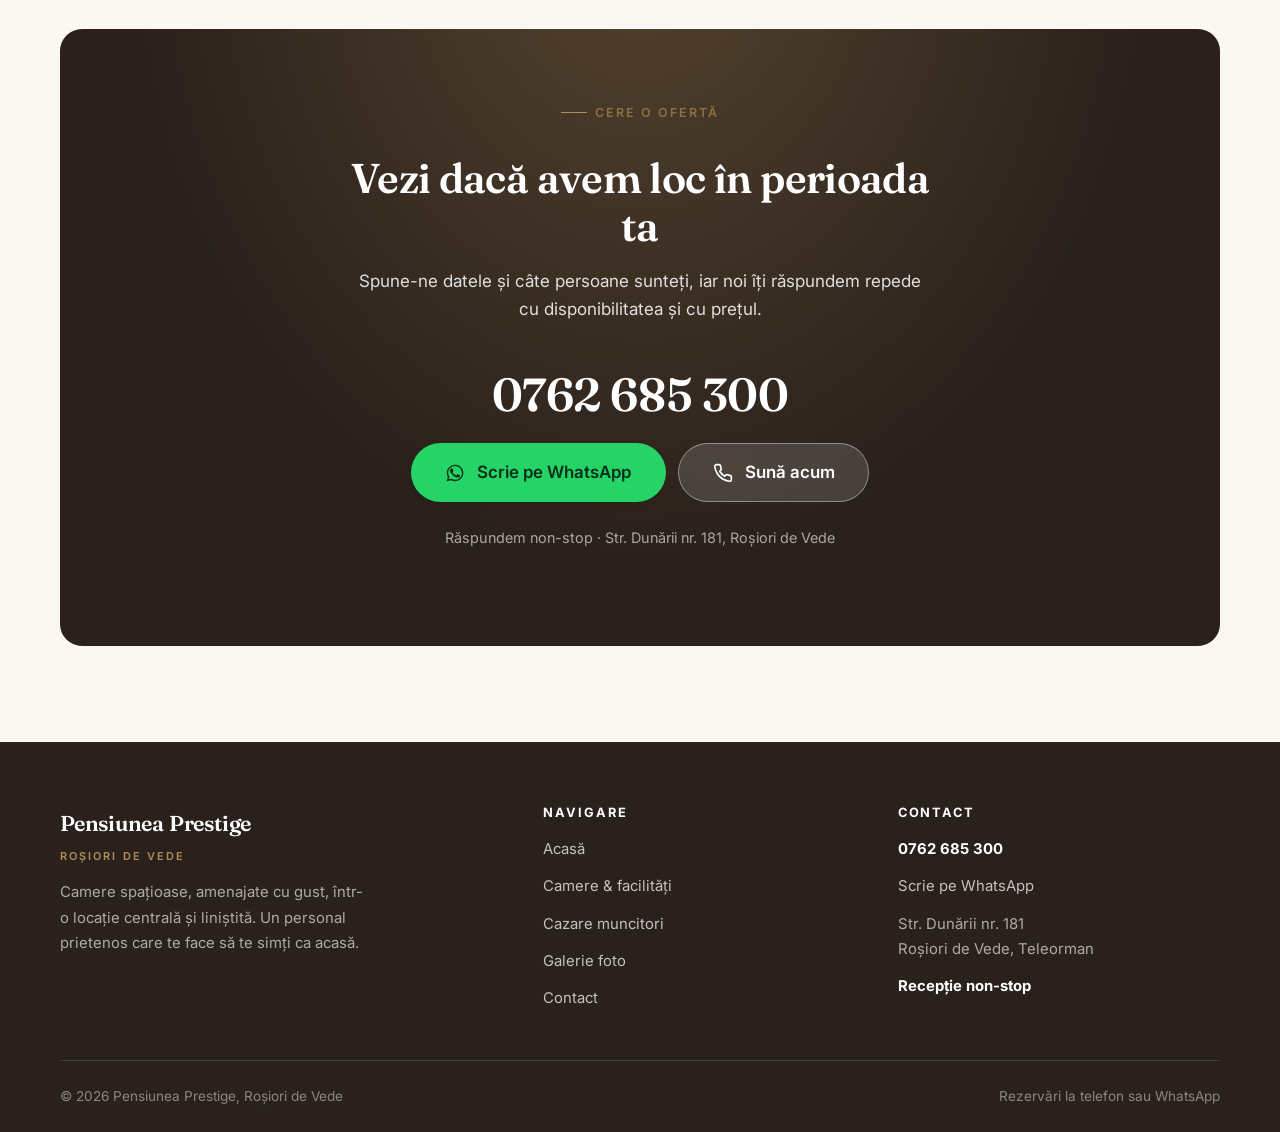
<file: camere.html>
<!DOCTYPE html>
<html lang="ro">
<head>
<meta charset="utf-8">
<meta name="viewport" content="width=device-width, initial-scale=1">
<title>Camere &amp; facilități — Pensiunea Prestige Roșiori de Vede</title>
<meta name="description" content="Camere spațioase cu baie proprie, una cu cadă cu hidromasaj. Bar, spațiu de luat masa, terasă și recepție non-stop, în Roșiori de Vede.">
<link rel="canonical" href="https://www.pensiuneaprestige1.ro/camere.html">
<meta name="theme-color" content="#B08D57">
<meta name="robots" content="index, follow">

<meta property="og:type" content="website">
<meta property="og:site_name" content="Pensiunea Prestige">
<meta property="og:locale" content="ro_RO">
<meta property="og:title" content="Camere &amp; facilități — Pensiunea Prestige Roșiori de Vede">
<meta property="og:description" content="Camere spațioase cu baie proprie, una cu cadă cu hidromasaj. Bar, spațiu de luat masa, terasă și recepție non-stop, în Roșiori de Vede.">
<meta property="og:url" content="https://www.pensiuneaprestige1.ro/camere.html">
<meta property="og:image" content="https://www.pensiuneaprestige1.ro/assets/img/exterior.jpg">
<meta name="twitter:card" content="summary_large_image">

<link rel="icon" href="assets/img/favicon.svg" type="image/svg+xml">
<link rel="apple-touch-icon" href="assets/img/exterior-thumb.jpg">

<link rel="preconnect" href="https://fonts.googleapis.com">
<link rel="preconnect" href="https://fonts.gstatic.com" crossorigin>
<link rel="stylesheet" href="https://fonts.googleapis.com/css2?family=Fraunces:opsz,wght@9..144,400;9..144,600;9..144,700&family=Inter:wght@400;500;600;700&display=swap">
<link rel="stylesheet" href="assets/css/style.css">

<script type="application/ld+json">
{
  "@context": "https://schema.org",
  "@type": "BreadcrumbList",
  "itemListElement": [
    { "@type": "ListItem", "position": 1, "name": "Acasă", "item": "https://www.pensiuneaprestige1.ro/" },
    { "@type": "ListItem", "position": 2, "name": "Camere & facilități", "item": "https://www.pensiuneaprestige1.ro/camere.html" }
  ]
}
</script>
</head>
<body>
<a class="skip-link" href="#main">Sari la conținut</a>
<header class="header" role="banner">
  <div class="wrap header__inner">
    <a class="brand" href="index.html">
      <span class="brand__name">Pensiunea Prestige</span>
      <span class="brand__place">Roșiori de Vede</span>
    </a>
    <nav class="nav" id="nav" role="navigation" aria-label="Meniu principal">
      <a href="index.html">Acasă</a>
      <a href="camere.html" aria-current="page">Camere</a>
      <a href="cazare-muncitori.html">Cazare muncitori</a>
      <a href="galerie.html">Galerie</a>
      <a href="contact.html">Contact</a>
    </nav>
    <a class="header__phone" href="tel:+40762685300"><svg viewBox="0 0 24 24" fill="none" stroke="currentColor" stroke-width="2" stroke-linecap="round" stroke-linejoin="round" aria-hidden="true"><path d="M22 16.92v3a2 2 0 0 1-2.18 2 19.79 19.79 0 0 1-8.63-3.07 19.5 19.5 0 0 1-6-6 19.79 19.79 0 0 1-3.07-8.67A2 2 0 0 1 4.11 2h3a2 2 0 0 1 2 1.72c.13.96.36 1.9.7 2.81a2 2 0 0 1-.45 2.11L8.09 9.91a16 16 0 0 0 6 6l1.27-1.27a2 2 0 0 1 2.11-.45c.9.34 1.85.57 2.81.7A2 2 0 0 1 22 16.92z"/></svg> <span>0762 685 300</span></a>
    <button class="burger" type="button" aria-expanded="false" aria-controls="nav" aria-label="Deschide meniul"><svg class="icon-open" viewBox="0 0 24 24" fill="none" stroke="currentColor" stroke-width="2" stroke-linecap="round" aria-hidden="true"><line x1="3" y1="7" x2="21" y2="7"/><line x1="3" y1="12" x2="21" y2="12"/><line x1="3" y1="17" x2="21" y2="17"/></svg><svg class="icon-close" viewBox="0 0 24 24" fill="none" stroke="currentColor" stroke-width="2" stroke-linecap="round" aria-hidden="true"><line x1="6" y1="6" x2="18" y2="18"/><line x1="18" y1="6" x2="6" y2="18"/></svg></button>
  </div>
</header>

<main id="main" role="main">

<section class="pagehead">
  <div class="wrap pagehead__inner">
    <nav class="crumbs" aria-label="Breadcrumb">
      <ol>
        <li><a href="index.html">Acasă</a></li>
        <li aria-current="page">Camere</li>
      </ol>
    </nav>
    <h1>Camere &amp; facilități</h1>
    <p class="lead">Spațioase, amenajate cu gust și pregătite să te odihnească. Iată ce te așteaptă.</p>
  </div>
</section>

<section class="section">
  <div class="wrap">

    <article class="room reveal">
      <div class="room__media">
        <img src="assets/img/camera-dubla.jpg" alt="Cameră matrimonială cu tăblie capitonată gri, lenjerie albă și noptiere de o parte și de alta a patului" loading="lazy" width="1440" height="959" decoding="async">
      </div>
      <div class="room__body">
        <span class="tag">Cameră matrimonială</span>
        <h3>Pentru două persoane</h3>
        <p>Un pat matrimonial mare, tăblie capitonată și lenjerie albă, apretată. Noptiere de ambele părți, lumini de citit și liniște. Simplu, curat, exact cum trebuie după o zi lungă.</p>
        <ul class="ticks">
          <li>Pat matrimonial</li>
          <li>Baie proprie</li>
          <li>Cameră spațioasă, amenajată cu gust</li>
        </ul>
      </div>
    </article>

    <article class="room room--reverse reveal">
      <div class="room__media">
        <img src="assets/img/camera-tripla.jpg" alt="Cameră spațioasă cu pat matrimonial, pat suplimentar de o persoană, aer condiționat și draperii" loading="lazy" width="1440" height="959" decoding="async">
      </div>
      <div class="room__body">
        <span class="tag">Cameră spațioasă</span>
        <h3>Pentru trei sau mai multe persoane</h3>
        <p>Un pat matrimonial plus un pat suplimentar, cu mult spațiu liber între ele. Potrivită pentru familii, pentru colegi aflați în deplasare sau pentru o echipă care are nevoie să stea împreună.</p>
        <ul class="ticks">
          <li>Pat matrimonial și pat suplimentar</li>
          <li>Aer condiționat</li>
          <li>Baie proprie</li>
          <li>Disponibilă și pentru sejururi lungi</li>
        </ul>
      </div>
    </article>

    <article class="room reveal">
      <div class="room__media">
        <img src="assets/img/baie-jacuzzi.jpg" alt="Baie cu cadă de colț cu hidromasaj, faianță deschisă la culoare" loading="lazy" width="414" height="414" decoding="async">
      </div>
      <div class="room__body">
        <span class="tag">Băi proprii</span>
        <h3>Fiecare cameră cu baia ei</h3>
        <p>Băi moderne, curate, cu duș sau cadă. Una dintre camere are cadă de colț cu hidromasaj &mdash; dacă vrei să te răsfeți, cere-o la rezervare, e una singură.</p>
        <ul class="ticks">
          <li>Baie proprie în fiecare cameră</li>
          <li>O cameră cu cadă cu hidromasaj</li>
          <li>Finisaje moderne</li>
        </ul>
      </div>
    </article>

  </div>
</section>

<section class="section section--white">
  <div class="wrap">
    <div class="section-head section-head--center reveal">
      <p class="eyebrow">Spații comune</p>
      <h2>Nu doar o cameră, ci un loc în care stai bine</h2>
    </div>
    <div class="cards reveal">
      <div class="card">
        <div class="card__img"><img src="assets/img/sala-mese-thumb.jpg" alt="Spațiu de luat masa cu mese de sticlă și scaune de lemn" loading="lazy" width="800" height="533" decoding="async"></div>
        <div class="card__body">
          <h3>Spațiu de luat masa</h3>
          <p>Luminos și liniștit, cu mese la care poți lua micul dejun, poți lucra pe laptop sau poți sta de vorbă cu ai tăi.</p>
        </div>
      </div>
      <div class="card">
        <div class="card__img"><img src="assets/img/bar.jpg" alt="Bar cu vitrină de vinuri și băuturi" loading="lazy" width="414" height="414" decoding="async"></div>
        <div class="card__body">
          <h3>Bar</h3>
          <p>O cafea dimineața, ceva rece seara. Barul e acolo când ai nevoie de el, fără să ieși din pensiune.</p>
        </div>
      </div>
      <div class="card">
        <div class="card__img"><img src="assets/img/receptie-thumb.jpg" alt="Recepția pensiunii, cu birou de lemn și vitrină cu băuturi" loading="lazy" width="800" height="533" decoding="async"></div>
        <div class="card__body">
          <h3>Recepție non-stop</h3>
          <p>Indiferent la ce oră ajungi sau pleci, găsești pe cineva la recepție. Fără coduri, fără cutii cu chei.</p>
        </div>
      </div>
    </div>

    <div class="section-head reveal" style="margin-top:4rem;margin-bottom:2rem">
      <h3>Ce mai găsești în pensiune</h3>
    </div>
    <ul class="ticks ticks--2col reveal">
      <li>Recepție deschisă non-stop</li>
      <li>Locuri pe terasă</li>
      <li>Bar în incintă</li>
      <li>Spațiu comun de luat masa</li>
      <li>Camere spațioase, amenajate cu gust</li>
      <li>Baie proprie în fiecare cameră</li>
      <li>Aer condiționat</li>
      <li>Personal prietenos, disponibil oricând</li>
    </ul>
    <p class="form-note reveal" style="margin-top:1.5rem">Ai nevoie de ceva anume &mdash; un pat în plus, o cameră la parter, o ședere mai lungă? Scrie-ne pe WhatsApp și găsim o soluție.</p>
  </div>
</section>
<section class="section">
  <div class="wrap">
    <div class="cta reveal">
      <p class="eyebrow" style="justify-content:center">Cere o ofertă</p>
      <h2>Vezi dacă avem loc în perioada ta</h2>
      <p>Spune-ne datele și câte persoane sunteți, iar noi îți răspundem repede cu disponibilitatea și cu prețul.</p>
      <a class="cta__phone" href="tel:+40762685300">0762 685 300</a>
      <div class="btn-row">
        <a class="btn btn--wa btn--lg" href="https://wa.me/40762685300?text=Bun%C4%83%20ziua!%20A%C8%99%20dori%20o%20ofert%C4%83%20pentru%20o%20camer%C4%83%20la%20Pensiunea%20Prestige." target="_blank" rel="noopener noreferrer"><svg viewBox="0 0 24 24" fill="currentColor" aria-hidden="true"><path d="M17.47 14.38c-.3-.15-1.75-.86-2.02-.96-.27-.1-.47-.15-.67.15-.2.3-.77.96-.94 1.16-.17.2-.35.22-.64.08-.3-.15-1.25-.46-2.38-1.47-.88-.78-1.47-1.75-1.65-2.05-.17-.3-.02-.46.13-.6.14-.14.3-.35.45-.53.15-.18.2-.3.3-.5.1-.2.05-.38-.02-.53-.08-.15-.67-1.6-.92-2.2-.24-.58-.49-.5-.67-.51h-.57c-.2 0-.52.07-.8.37-.26.3-1.03 1-1.03 2.45s1.06 2.84 1.2 3.04c.15.2 2.08 3.18 5.04 4.46.7.3 1.25.48 1.68.62.71.22 1.35.19 1.86.12.57-.09 1.75-.72 2-1.41.24-.7.24-1.29.17-1.41-.07-.13-.27-.2-.56-.35z"/><path d="M12.04 2C6.58 2 2.13 6.45 2.13 11.91c0 1.75.46 3.45 1.32 4.95L2 22l5.25-1.38a9.86 9.86 0 0 0 4.79 1.22h.01c5.46 0 9.9-4.45 9.9-9.91A9.86 9.86 0 0 0 19.06 4.9 9.82 9.82 0 0 0 12.04 2zm0 18.15h-.01a8.2 8.2 0 0 1-4.18-1.15l-.3-.18-3.11.82.83-3.04-.2-.31a8.19 8.19 0 0 1-1.26-4.38c0-4.54 3.7-8.23 8.24-8.23a8.18 8.18 0 0 1 5.82 2.42 8.18 8.18 0 0 1 2.41 5.82c0 4.54-3.7 8.23-8.24 8.23z"/></svg> Scrie pe WhatsApp</a>
        <a class="btn btn--light btn--lg" href="tel:+40762685300"><svg viewBox="0 0 24 24" fill="none" stroke="currentColor" stroke-width="2" stroke-linecap="round" stroke-linejoin="round" aria-hidden="true"><path d="M22 16.92v3a2 2 0 0 1-2.18 2 19.79 19.79 0 0 1-8.63-3.07 19.5 19.5 0 0 1-6-6 19.79 19.79 0 0 1-3.07-8.67A2 2 0 0 1 4.11 2h3a2 2 0 0 1 2 1.72c.13.96.36 1.9.7 2.81a2 2 0 0 1-.45 2.11L8.09 9.91a16 16 0 0 0 6 6l1.27-1.27a2 2 0 0 1 2.11-.45c.9.34 1.85.57 2.81.7A2 2 0 0 1 22 16.92z"/></svg> Sună acum</a>
      </div>
      <p class="cta__meta">Răspundem non-stop &middot; Str. Dunării nr. 181, Roșiori de Vede</p>
    </div>
  </div>
</section>
</main>
<footer class="footer" role="contentinfo">
  <div class="wrap">
    <div class="footer__grid">
      <div>
        <span class="brand__name">Pensiunea Prestige</span><br>
        <span class="brand__place">Roșiori de Vede</span>
        <p class="footer__about">Camere spațioase, amenajate cu gust, într-o locație centrală și liniștită. Un personal prietenos care te face să te simți ca acasă.</p>
      </div>
      <div>
        <h4 id="footer-nav-title">Navigare</h4>
        <nav aria-labelledby="footer-nav-title">
        <ul>
          <li><a href="index.html">Acasă</a></li>
          <li><a href="camere.html">Camere &amp; facilități</a></li>
          <li><a href="cazare-muncitori.html">Cazare muncitori</a></li>
          <li><a href="galerie.html">Galerie foto</a></li>
          <li><a href="contact.html">Contact</a></li>
        </ul>
        </nav>
      </div>
      <div>
        <h4>Contact</h4>
        <ul>
          <li><a href="tel:+40762685300"><strong>0762 685 300</strong></a></li>
          <li><a href="https://wa.me/40762685300" target="_blank" rel="noopener noreferrer">Scrie pe WhatsApp</a></li>
          <li>Str. Dunării nr. 181<br>Roșiori de Vede, Teleorman</li>
          <li><strong>Recepție non-stop</strong></li>
        </ul>
      </div>
    </div>
    <div class="footer__bottom">
      <span>&copy; 2026 Pensiunea Prestige, Roșiori de Vede</span>
      <span>Rezervări la telefon sau WhatsApp</span>
    </div>
  </div>
</footer>

<a class="wa-float" href="https://wa.me/40762685300?text=Bun%C4%83%20ziua!%20A%C8%99%20dori%20o%20ofert%C4%83%20de%20cazare%20la%20Pensiunea%20Prestige." target="_blank" rel="noopener noreferrer" aria-label="Scrie-ne pe WhatsApp"><svg viewBox="0 0 24 24" fill="currentColor" aria-hidden="true"><path d="M17.47 14.38c-.3-.15-1.75-.86-2.02-.96-.27-.1-.47-.15-.67.15-.2.3-.77.96-.94 1.16-.17.2-.35.22-.64.08-.3-.15-1.25-.46-2.38-1.47-.88-.78-1.47-1.75-1.65-2.05-.17-.3-.02-.46.13-.6.14-.14.3-.35.45-.53.15-.18.2-.3.3-.5.1-.2.05-.38-.02-.53-.08-.15-.67-1.6-.92-2.2-.24-.58-.49-.5-.67-.51h-.57c-.2 0-.52.07-.8.37-.26.3-1.03 1-1.03 2.45s1.06 2.84 1.2 3.04c.15.2 2.08 3.18 5.04 4.46.7.3 1.25.48 1.68.62.71.22 1.35.19 1.86.12.57-.09 1.75-.72 2-1.41.24-.7.24-1.29.17-1.41-.07-.13-.27-.2-.56-.35z"/><path d="M12.04 2C6.58 2 2.13 6.45 2.13 11.91c0 1.75.46 3.45 1.32 4.95L2 22l5.25-1.38a9.86 9.86 0 0 0 4.79 1.22h.01c5.46 0 9.9-4.45 9.9-9.91A9.86 9.86 0 0 0 19.06 4.9 9.82 9.82 0 0 0 12.04 2zm0 18.15h-.01a8.2 8.2 0 0 1-4.18-1.15l-.3-.18-3.11.82.83-3.04-.2-.31a8.19 8.19 0 0 1-1.26-4.38c0-4.54 3.7-8.23 8.24-8.23a8.18 8.18 0 0 1 5.82 2.42 8.18 8.18 0 0 1 2.41 5.82c0 4.54-3.7 8.23-8.24 8.23z"/></svg> <span>Cere ofertă</span></a>

<script src="assets/js/main.js" defer></script>
</body>
</html>
</file>
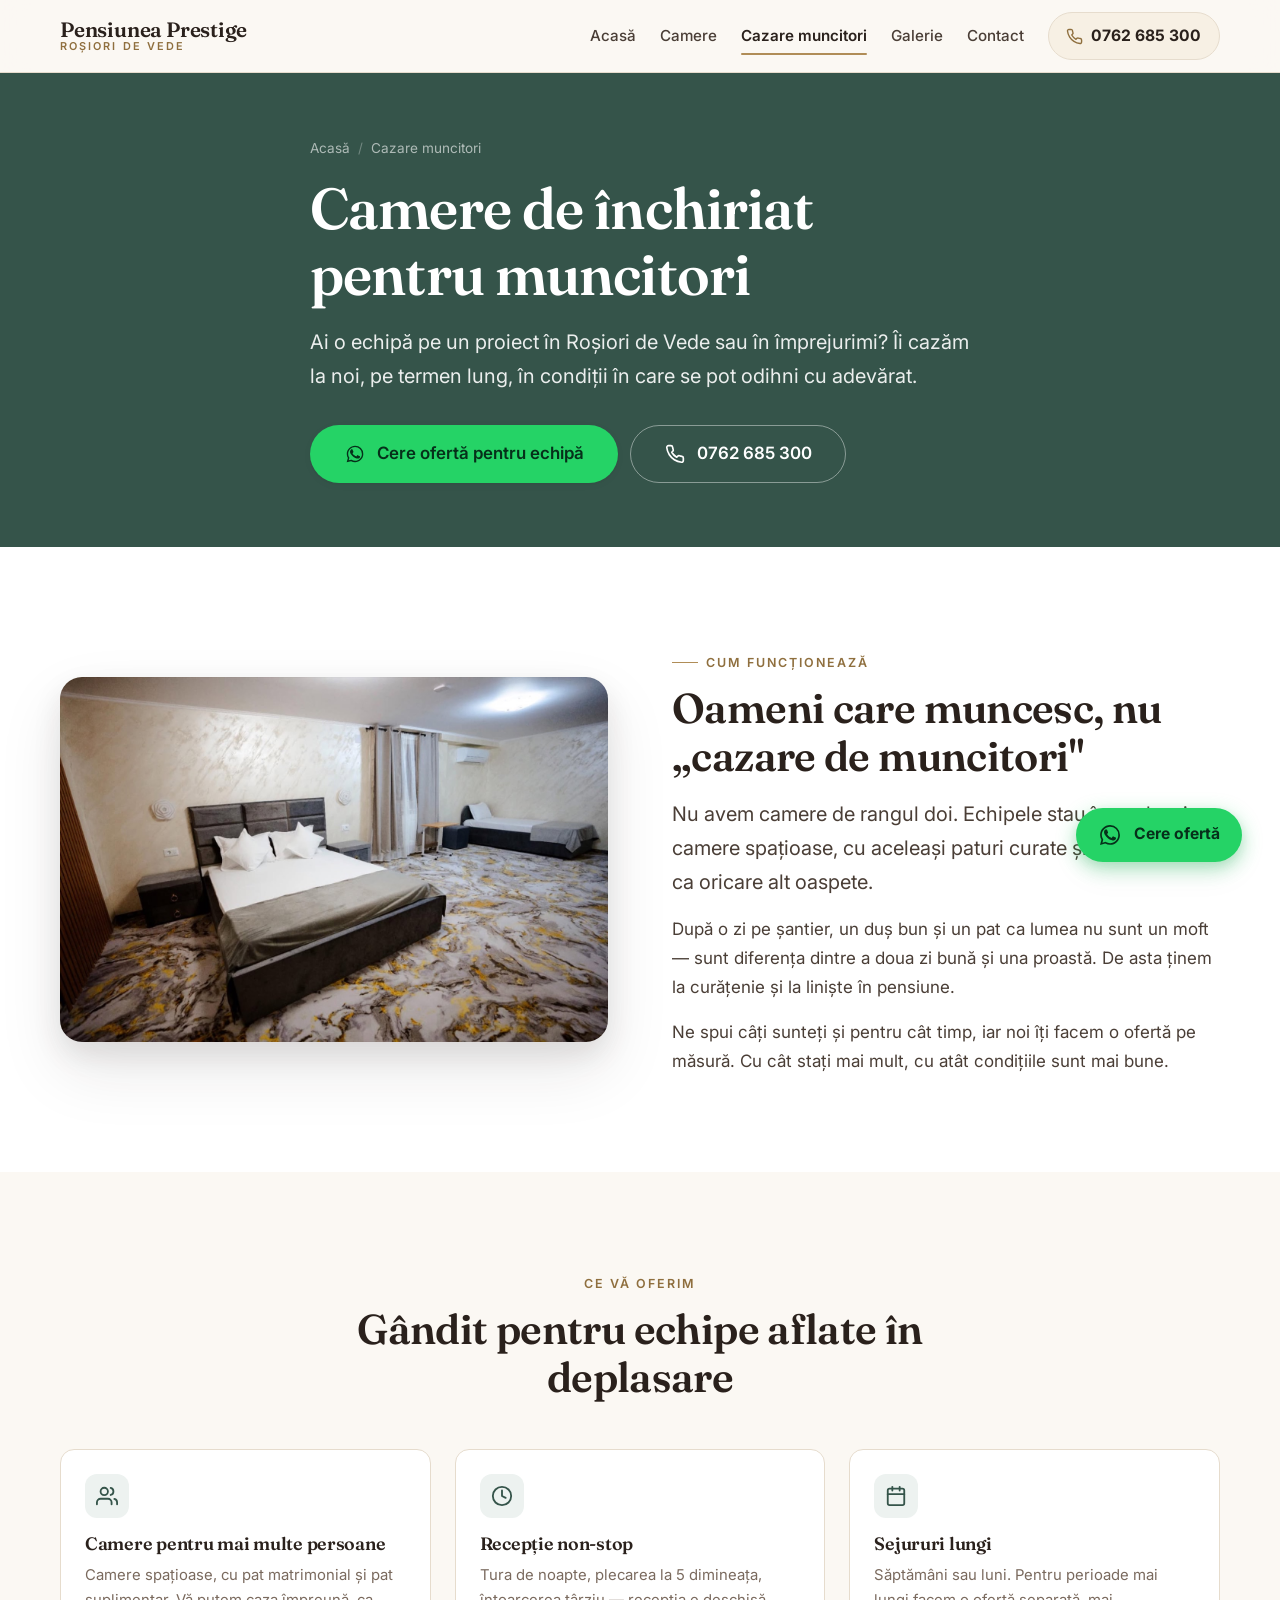
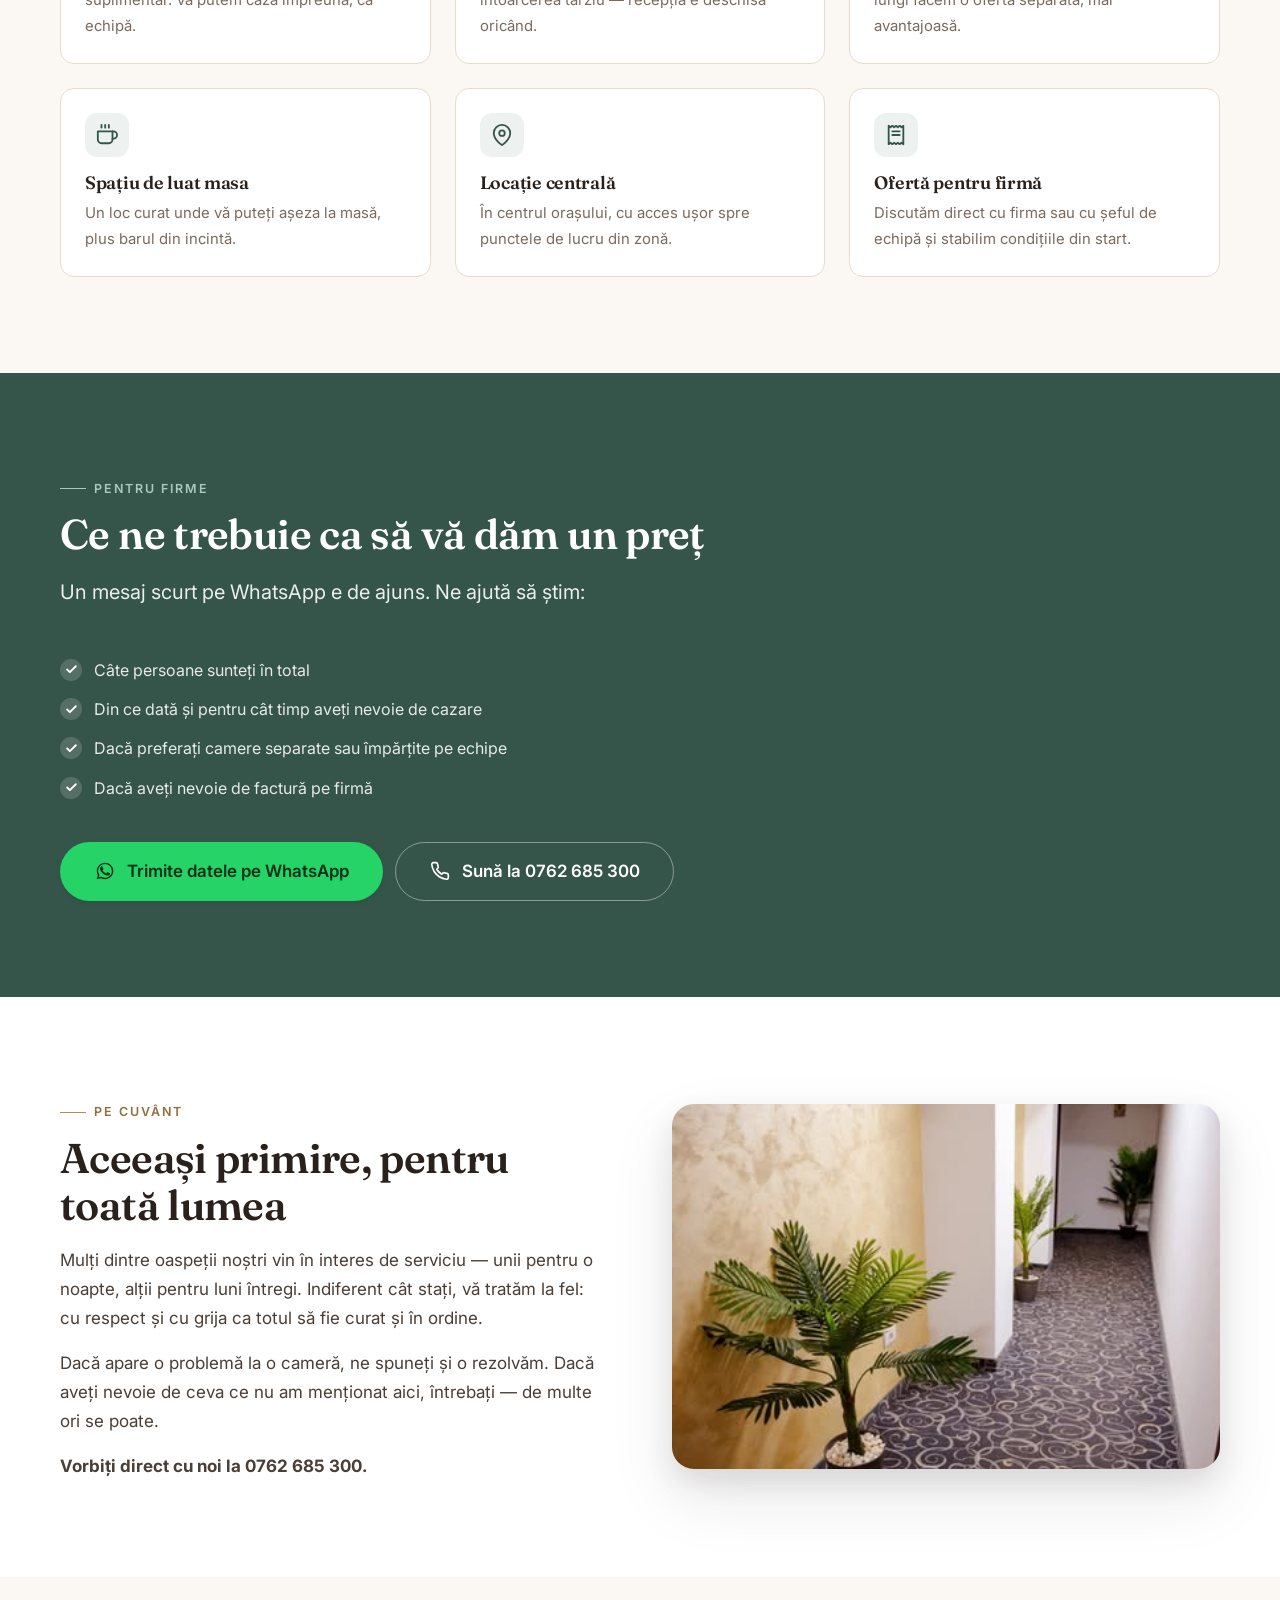
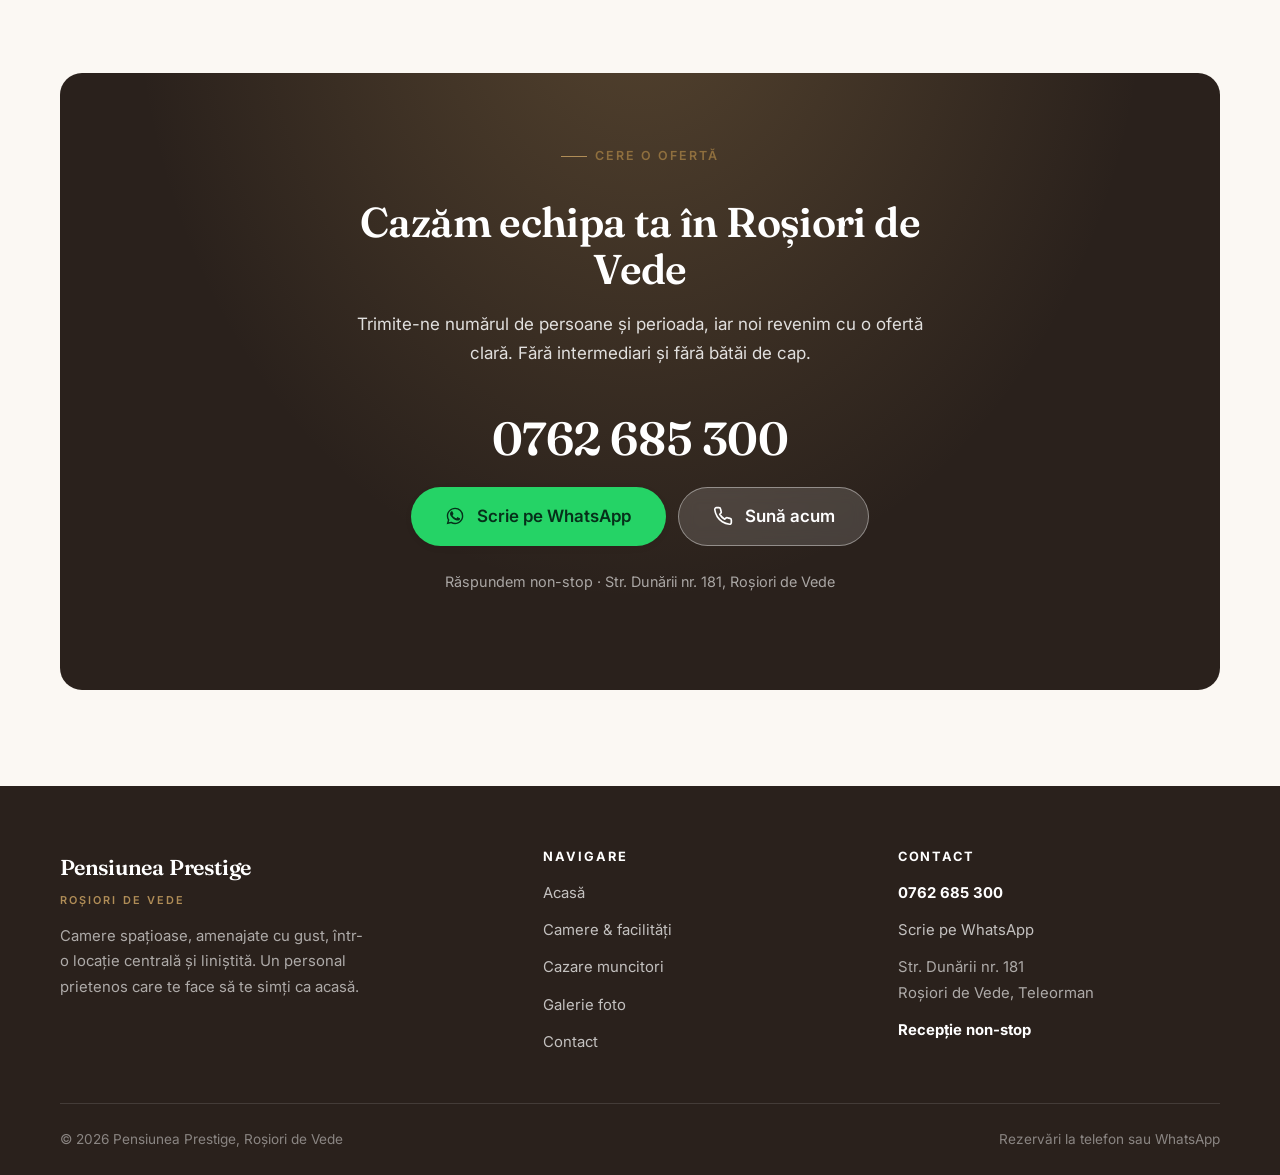
<file: cazare-muncitori.html>
<!DOCTYPE html>
<html lang="ro">
<head>
<meta charset="utf-8">
<meta name="viewport" content="width=device-width, initial-scale=1">
<title>Cazare muncitori Roșiori de Vede — camere pentru echipe</title>
<meta name="description" content="Camere de închiriat pentru muncitori și echipe în Roșiori de Vede, str. Dunării nr. 181. Sejururi lungi, recepție non-stop pentru orice tură.">
<link rel="canonical" href="https://www.pensiuneaprestige1.ro/cazare-muncitori.html">
<meta name="theme-color" content="#B08D57">
<meta name="robots" content="index, follow">

<meta property="og:type" content="website">
<meta property="og:site_name" content="Pensiunea Prestige">
<meta property="og:locale" content="ro_RO">
<meta property="og:title" content="Cazare muncitori Roșiori de Vede — camere pentru echipe">
<meta property="og:description" content="Camere de închiriat pentru muncitori și echipe în Roșiori de Vede, str. Dunării nr. 181. Sejururi lungi, recepție non-stop pentru orice tură.">
<meta property="og:url" content="https://www.pensiuneaprestige1.ro/cazare-muncitori.html">
<meta property="og:image" content="https://www.pensiuneaprestige1.ro/assets/img/exterior.jpg">
<meta name="twitter:card" content="summary_large_image">

<link rel="icon" href="assets/img/favicon.svg" type="image/svg+xml">
<link rel="apple-touch-icon" href="assets/img/exterior-thumb.jpg">

<link rel="preconnect" href="https://fonts.googleapis.com">
<link rel="preconnect" href="https://fonts.gstatic.com" crossorigin>
<link rel="stylesheet" href="https://fonts.googleapis.com/css2?family=Fraunces:opsz,wght@9..144,400;9..144,600;9..144,700&family=Inter:wght@400;500;600;700&display=swap">
<link rel="stylesheet" href="assets/css/style.css">

<script type="application/ld+json">
{
  "@context": "https://schema.org",
  "@type": "BreadcrumbList",
  "itemListElement": [
    { "@type": "ListItem", "position": 1, "name": "Acasă", "item": "https://www.pensiuneaprestige1.ro/" },
    { "@type": "ListItem", "position": 2, "name": "Cazare muncitori", "item": "https://www.pensiuneaprestige1.ro/cazare-muncitori.html" }
  ]
}
</script>
</head>
<body>
<a class="skip-link" href="#main">Sari la conținut</a>
<header class="header" role="banner">
  <div class="wrap header__inner">
    <a class="brand" href="index.html">
      <span class="brand__name">Pensiunea Prestige</span>
      <span class="brand__place">Roșiori de Vede</span>
    </a>
    <nav class="nav" id="nav" role="navigation" aria-label="Meniu principal">
      <a href="index.html">Acasă</a>
      <a href="camere.html">Camere</a>
      <a href="cazare-muncitori.html" aria-current="page">Cazare muncitori</a>
      <a href="galerie.html">Galerie</a>
      <a href="contact.html">Contact</a>
    </nav>
    <a class="header__phone" href="tel:+40762685300"><svg viewBox="0 0 24 24" fill="none" stroke="currentColor" stroke-width="2" stroke-linecap="round" stroke-linejoin="round" aria-hidden="true"><path d="M22 16.92v3a2 2 0 0 1-2.18 2 19.79 19.79 0 0 1-8.63-3.07 19.5 19.5 0 0 1-6-6 19.79 19.79 0 0 1-3.07-8.67A2 2 0 0 1 4.11 2h3a2 2 0 0 1 2 1.72c.13.96.36 1.9.7 2.81a2 2 0 0 1-.45 2.11L8.09 9.91a16 16 0 0 0 6 6l1.27-1.27a2 2 0 0 1 2.11-.45c.9.34 1.85.57 2.81.7A2 2 0 0 1 22 16.92z"/></svg> <span>0762 685 300</span></a>
    <button class="burger" type="button" aria-expanded="false" aria-controls="nav" aria-label="Deschide meniul"><svg class="icon-open" viewBox="0 0 24 24" fill="none" stroke="currentColor" stroke-width="2" stroke-linecap="round" aria-hidden="true"><line x1="3" y1="7" x2="21" y2="7"/><line x1="3" y1="12" x2="21" y2="12"/><line x1="3" y1="17" x2="21" y2="17"/></svg><svg class="icon-close" viewBox="0 0 24 24" fill="none" stroke="currentColor" stroke-width="2" stroke-linecap="round" aria-hidden="true"><line x1="6" y1="6" x2="18" y2="18"/><line x1="18" y1="6" x2="6" y2="18"/></svg></button>
  </div>
</header>

<main id="main" role="main">

<section class="pagehead pagehead--forest">
  <div class="wrap pagehead__inner">
    <nav class="crumbs" aria-label="Breadcrumb">
      <ol>
        <li><a href="index.html">Acasă</a></li>
        <li aria-current="page">Cazare muncitori</li>
      </ol>
    </nav>
    <h1>Camere de închiriat pentru muncitori</h1>
    <p class="lead">Ai o echipă pe un proiect în Roșiori de Vede sau în împrejurimi? Îi cazăm la noi, pe termen lung, în condiții în care se pot odihni cu adevărat.</p>
    <div class="btn-row" style="margin-top:2rem">
      <a class="btn btn--wa btn--lg" href="https://wa.me/40762685300?text=Bun%C4%83%20ziua!%20Caut%20cazare%20pentru%20o%20echip%C4%83%20de%20muncitori%20la%20Pensiunea%20Prestige.%20Suntem%20___%20persoane%2C%20pentru%20perioada%20___." target="_blank" rel="noopener noreferrer"><svg viewBox="0 0 24 24" fill="currentColor" aria-hidden="true"><path d="M17.47 14.38c-.3-.15-1.75-.86-2.02-.96-.27-.1-.47-.15-.67.15-.2.3-.77.96-.94 1.16-.17.2-.35.22-.64.08-.3-.15-1.25-.46-2.38-1.47-.88-.78-1.47-1.75-1.65-2.05-.17-.3-.02-.46.13-.6.14-.14.3-.35.45-.53.15-.18.2-.3.3-.5.1-.2.05-.38-.02-.53-.08-.15-.67-1.6-.92-2.2-.24-.58-.49-.5-.67-.51h-.57c-.2 0-.52.07-.8.37-.26.3-1.03 1-1.03 2.45s1.06 2.84 1.2 3.04c.15.2 2.08 3.18 5.04 4.46.7.3 1.25.48 1.68.62.71.22 1.35.19 1.86.12.57-.09 1.75-.72 2-1.41.24-.7.24-1.29.17-1.41-.07-.13-.27-.2-.56-.35z"/><path d="M12.04 2C6.58 2 2.13 6.45 2.13 11.91c0 1.75.46 3.45 1.32 4.95L2 22l5.25-1.38a9.86 9.86 0 0 0 4.79 1.22h.01c5.46 0 9.9-4.45 9.9-9.91A9.86 9.86 0 0 0 19.06 4.9 9.82 9.82 0 0 0 12.04 2zm0 18.15h-.01a8.2 8.2 0 0 1-4.18-1.15l-.3-.18-3.11.82.83-3.04-.2-.31a8.19 8.19 0 0 1-1.26-4.38c0-4.54 3.7-8.23 8.24-8.23a8.18 8.18 0 0 1 5.82 2.42 8.18 8.18 0 0 1 2.41 5.82c0 4.54-3.7 8.23-8.24 8.23z"/></svg> Cere ofertă pentru echipă</a>
      <a class="btn btn--ghost btn--lg" href="tel:+40762685300" style="color:#fff;border-color:rgba(255,255,255,.42)"><svg viewBox="0 0 24 24" fill="none" stroke="currentColor" stroke-width="2" stroke-linecap="round" stroke-linejoin="round" aria-hidden="true"><path d="M22 16.92v3a2 2 0 0 1-2.18 2 19.79 19.79 0 0 1-8.63-3.07 19.5 19.5 0 0 1-6-6 19.79 19.79 0 0 1-3.07-8.67A2 2 0 0 1 4.11 2h3a2 2 0 0 1 2 1.72c.13.96.36 1.9.7 2.81a2 2 0 0 1-.45 2.11L8.09 9.91a16 16 0 0 0 6 6l1.27-1.27a2 2 0 0 1 2.11-.45c.9.34 1.85.57 2.81.7A2 2 0 0 1 22 16.92z"/></svg> 0762 685 300</a>
    </div>
  </div>
</section>

<section class="section section--white">
  <div class="wrap split reveal">
    <div class="split__media">
      <img src="assets/img/camera-tripla.jpg" alt="Cameră cu pat matrimonial și pat suplimentar, pentru cazarea echipelor" loading="lazy" width="1440" height="959" decoding="async">
    </div>
    <div>
      <p class="eyebrow">Cum funcționează</p>
      <h2>Oameni care muncesc, nu „cazare de muncitori"</h2>
      <p class="lead">Nu avem camere de rangul doi. Echipele stau în aceleași camere spațioase, cu aceleași paturi curate și aceleași băi ca oricare alt oaspete.</p>
      <p>După o zi pe șantier, un duș bun și un pat ca lumea nu sunt un moft &mdash; sunt diferența dintre a doua zi bună și una proastă. De asta ținem la curățenie și la liniște în pensiune.</p>
      <p>Ne spui câți sunteți și pentru cât timp, iar noi îți facem o ofertă pe măsură. Cu cât stați mai mult, cu atât condițiile sunt mai bune.</p>
    </div>
  </div>
</section>

<section class="section">
  <div class="wrap">
    <div class="section-head section-head--center reveal">
      <p class="eyebrow">Ce vă oferim</p>
      <h2>Gândit pentru echipe aflate în deplasare</h2>
    </div>
    <div class="features reveal">
      <div class="feature feature--forest">
        <div class="feature__icon"><svg viewBox="0 0 24 24" fill="none" stroke="currentColor" stroke-width="2" stroke-linecap="round" stroke-linejoin="round" aria-hidden="true"><path d="M17 21v-2a4 4 0 0 0-4-4H5a4 4 0 0 0-4 4v2"/><circle cx="9" cy="7" r="4"/><path d="M23 21v-2a4 4 0 0 0-3-3.87M16 3.13a4 4 0 0 1 0 7.75"/></svg></div>
        <h3>Camere pentru mai multe persoane</h3>
        <p>Camere spațioase, cu pat matrimonial și pat suplimentar. Vă putem caza împreună, ca echipă.</p>
      </div>
      <div class="feature feature--forest">
        <div class="feature__icon"><svg viewBox="0 0 24 24" fill="none" stroke="currentColor" stroke-width="2" stroke-linecap="round" stroke-linejoin="round" aria-hidden="true"><circle cx="12" cy="12" r="10"/><polyline points="12 6 12 12 16 14"/></svg></div>
        <h3>Recepție non-stop</h3>
        <p>Tura de noapte, plecarea la 5 dimineața, întoarcerea târziu &mdash; recepția e deschisă oricând.</p>
      </div>
      <div class="feature feature--forest">
        <div class="feature__icon"><svg viewBox="0 0 24 24" fill="none" stroke="currentColor" stroke-width="2" stroke-linecap="round" stroke-linejoin="round" aria-hidden="true"><rect x="3" y="4" width="18" height="18" rx="2"/><line x1="16" y1="2" x2="16" y2="6"/><line x1="8" y1="2" x2="8" y2="6"/><line x1="3" y1="10" x2="21" y2="10"/></svg></div>
        <h3>Sejururi lungi</h3>
        <p>Săptămâni sau luni. Pentru perioade mai lungi facem o ofertă separată, mai avantajoasă.</p>
      </div>
      <div class="feature feature--forest">
        <div class="feature__icon"><svg viewBox="0 0 24 24" fill="none" stroke="currentColor" stroke-width="2" stroke-linecap="round" stroke-linejoin="round" aria-hidden="true"><path d="M18 8h1a4 4 0 0 1 0 8h-1"/><path d="M2 8h16v9a4 4 0 0 1-4 4H6a4 4 0 0 1-4-4V8z"/><line x1="6" y1="1" x2="6" y2="4"/><line x1="10" y1="1" x2="10" y2="4"/><line x1="14" y1="1" x2="14" y2="4"/></svg></div>
        <h3>Spațiu de luat masa</h3>
        <p>Un loc curat unde vă puteți așeza la masă, plus barul din incintă.</p>
      </div>
      <div class="feature feature--forest">
        <div class="feature__icon"><svg viewBox="0 0 24 24" fill="none" stroke="currentColor" stroke-width="2" stroke-linecap="round" stroke-linejoin="round" aria-hidden="true"><path d="M21 10c0 7-9 13-9 13s-9-6-9-13a9 9 0 0 1 18 0z"/><circle cx="12" cy="10" r="3"/></svg></div>
        <h3>Locație centrală</h3>
        <p>În centrul orașului, cu acces ușor spre punctele de lucru din zonă.</p>
      </div>
      <div class="feature feature--forest">
        <div class="feature__icon"><svg viewBox="0 0 24 24" fill="none" stroke="currentColor" stroke-width="2" stroke-linecap="round" stroke-linejoin="round" aria-hidden="true"><path d="M4 2v20l2-1.5L8 22l2-1.5L12 22l2-1.5L16 22l2-1.5L20 22V2l-2 1.5L16 2l-2 1.5L12 2l-2 1.5L8 2 6 3.5 4 2z"/><line x1="8" y1="8" x2="16" y2="8"/><line x1="8" y1="12" x2="16" y2="12"/></svg></div>
        <h3>Ofertă pentru firmă</h3>
        <p>Discutăm direct cu firma sau cu șeful de echipă și stabilim condițiile din start.</p>
      </div>
    </div>
  </div>
</section>

<section class="section forest">
  <div class="wrap">
    <div class="section-head reveal">
      <p class="eyebrow">Pentru firme</p>
      <h2>Ce ne trebuie ca să vă dăm un preț</h2>
      <p class="lead">Un mesaj scurt pe WhatsApp e de ajuns. Ne ajută să știm:</p>
    </div>
    <ul class="ticks reveal" style="max-width:46rem">
      <li>Câte persoane sunteți în total</li>
      <li>Din ce dată și pentru cât timp aveți nevoie de cazare</li>
      <li>Dacă preferați camere separate sau împărțite pe echipe</li>
      <li>Dacă aveți nevoie de factură pe firmă</li>
    </ul>
    <div class="btn-row reveal" style="margin-top:2.5rem">
      <a class="btn btn--wa btn--lg" href="https://wa.me/40762685300?text=Bun%C4%83%20ziua!%20Caut%20cazare%20pentru%20o%20echip%C4%83%20de%20muncitori.%0A%0ANum%C4%83r%20persoane%3A%20%0APerioada%3A%20%0AFactur%C4%83%20pe%20firm%C4%83%3A%20" target="_blank" rel="noopener noreferrer"><svg viewBox="0 0 24 24" fill="currentColor" aria-hidden="true"><path d="M17.47 14.38c-.3-.15-1.75-.86-2.02-.96-.27-.1-.47-.15-.67.15-.2.3-.77.96-.94 1.16-.17.2-.35.22-.64.08-.3-.15-1.25-.46-2.38-1.47-.88-.78-1.47-1.75-1.65-2.05-.17-.3-.02-.46.13-.6.14-.14.3-.35.45-.53.15-.18.2-.3.3-.5.1-.2.05-.38-.02-.53-.08-.15-.67-1.6-.92-2.2-.24-.58-.49-.5-.67-.51h-.57c-.2 0-.52.07-.8.37-.26.3-1.03 1-1.03 2.45s1.06 2.84 1.2 3.04c.15.2 2.08 3.18 5.04 4.46.7.3 1.25.48 1.68.62.71.22 1.35.19 1.86.12.57-.09 1.75-.72 2-1.41.24-.7.24-1.29.17-1.41-.07-.13-.27-.2-.56-.35z"/><path d="M12.04 2C6.58 2 2.13 6.45 2.13 11.91c0 1.75.46 3.45 1.32 4.95L2 22l5.25-1.38a9.86 9.86 0 0 0 4.79 1.22h.01c5.46 0 9.9-4.45 9.9-9.91A9.86 9.86 0 0 0 19.06 4.9 9.82 9.82 0 0 0 12.04 2zm0 18.15h-.01a8.2 8.2 0 0 1-4.18-1.15l-.3-.18-3.11.82.83-3.04-.2-.31a8.19 8.19 0 0 1-1.26-4.38c0-4.54 3.7-8.23 8.24-8.23a8.18 8.18 0 0 1 5.82 2.42 8.18 8.18 0 0 1 2.41 5.82c0 4.54-3.7 8.23-8.24 8.23z"/></svg> Trimite datele pe WhatsApp</a>
      <a class="btn btn--ghost btn--lg" href="tel:+40762685300"><svg viewBox="0 0 24 24" fill="none" stroke="currentColor" stroke-width="2" stroke-linecap="round" stroke-linejoin="round" aria-hidden="true"><path d="M22 16.92v3a2 2 0 0 1-2.18 2 19.79 19.79 0 0 1-8.63-3.07 19.5 19.5 0 0 1-6-6 19.79 19.79 0 0 1-3.07-8.67A2 2 0 0 1 4.11 2h3a2 2 0 0 1 2 1.72c.13.96.36 1.9.7 2.81a2 2 0 0 1-.45 2.11L8.09 9.91a16 16 0 0 0 6 6l1.27-1.27a2 2 0 0 1 2.11-.45c.9.34 1.85.57 2.81.7A2 2 0 0 1 22 16.92z"/></svg> Sună la 0762 685 300</a>
    </div>
  </div>
</section>

<section class="section section--white">
  <div class="wrap split split--reverse reveal">
    <div class="split__media">
      <img src="assets/img/hol.jpg" alt="Hol curat și îngrijit în interiorul pensiunii" loading="lazy" width="414" height="414" decoding="async">
    </div>
    <div>
      <p class="eyebrow">Pe cuvânt</p>
      <h2>Aceeași primire, pentru toată lumea</h2>
      <p>Mulți dintre oaspeții noștri vin în interes de serviciu &mdash; unii pentru o noapte, alții pentru luni întregi. Indiferent cât stați, vă tratăm la fel: cu respect și cu grija ca totul să fie curat și în ordine.</p>
      <p>Dacă apare o problemă la o cameră, ne spuneți și o rezolvăm. Dacă aveți nevoie de ceva ce nu am menționat aici, întrebați &mdash; de multe ori se poate.</p>
      <p><strong>Vorbiți direct cu noi la 0762 685 300.</strong></p>
    </div>
  </div>
</section>
<section class="section">
  <div class="wrap">
    <div class="cta reveal">
      <p class="eyebrow" style="justify-content:center">Cere o ofertă</p>
      <h2>Cazăm echipa ta în Roșiori de Vede</h2>
      <p>Trimite-ne numărul de persoane și perioada, iar noi revenim cu o ofertă clară. Fără intermediari și fără bătăi de cap.</p>
      <a class="cta__phone" href="tel:+40762685300">0762 685 300</a>
      <div class="btn-row">
        <a class="btn btn--wa btn--lg" href="https://wa.me/40762685300?text=Bun%C4%83%20ziua!%20Caut%20cazare%20pentru%20o%20echip%C4%83%20de%20muncitori%20la%20Pensiunea%20Prestige.%0A%0ANum%C4%83r%20persoane%3A%20%0APerioada%3A%20" target="_blank" rel="noopener noreferrer"><svg viewBox="0 0 24 24" fill="currentColor" aria-hidden="true"><path d="M17.47 14.38c-.3-.15-1.75-.86-2.02-.96-.27-.1-.47-.15-.67.15-.2.3-.77.96-.94 1.16-.17.2-.35.22-.64.08-.3-.15-1.25-.46-2.38-1.47-.88-.78-1.47-1.75-1.65-2.05-.17-.3-.02-.46.13-.6.14-.14.3-.35.45-.53.15-.18.2-.3.3-.5.1-.2.05-.38-.02-.53-.08-.15-.67-1.6-.92-2.2-.24-.58-.49-.5-.67-.51h-.57c-.2 0-.52.07-.8.37-.26.3-1.03 1-1.03 2.45s1.06 2.84 1.2 3.04c.15.2 2.08 3.18 5.04 4.46.7.3 1.25.48 1.68.62.71.22 1.35.19 1.86.12.57-.09 1.75-.72 2-1.41.24-.7.24-1.29.17-1.41-.07-.13-.27-.2-.56-.35z"/><path d="M12.04 2C6.58 2 2.13 6.45 2.13 11.91c0 1.75.46 3.45 1.32 4.95L2 22l5.25-1.38a9.86 9.86 0 0 0 4.79 1.22h.01c5.46 0 9.9-4.45 9.9-9.91A9.86 9.86 0 0 0 19.06 4.9 9.82 9.82 0 0 0 12.04 2zm0 18.15h-.01a8.2 8.2 0 0 1-4.18-1.15l-.3-.18-3.11.82.83-3.04-.2-.31a8.19 8.19 0 0 1-1.26-4.38c0-4.54 3.7-8.23 8.24-8.23a8.18 8.18 0 0 1 5.82 2.42 8.18 8.18 0 0 1 2.41 5.82c0 4.54-3.7 8.23-8.24 8.23z"/></svg> Scrie pe WhatsApp</a>
        <a class="btn btn--light btn--lg" href="tel:+40762685300"><svg viewBox="0 0 24 24" fill="none" stroke="currentColor" stroke-width="2" stroke-linecap="round" stroke-linejoin="round" aria-hidden="true"><path d="M22 16.92v3a2 2 0 0 1-2.18 2 19.79 19.79 0 0 1-8.63-3.07 19.5 19.5 0 0 1-6-6 19.79 19.79 0 0 1-3.07-8.67A2 2 0 0 1 4.11 2h3a2 2 0 0 1 2 1.72c.13.96.36 1.9.7 2.81a2 2 0 0 1-.45 2.11L8.09 9.91a16 16 0 0 0 6 6l1.27-1.27a2 2 0 0 1 2.11-.45c.9.34 1.85.57 2.81.7A2 2 0 0 1 22 16.92z"/></svg> Sună acum</a>
      </div>
      <p class="cta__meta">Răspundem non-stop &middot; Str. Dunării nr. 181, Roșiori de Vede</p>
    </div>
  </div>
</section>
</main>
<footer class="footer" role="contentinfo">
  <div class="wrap">
    <div class="footer__grid">
      <div>
        <span class="brand__name">Pensiunea Prestige</span><br>
        <span class="brand__place">Roșiori de Vede</span>
        <p class="footer__about">Camere spațioase, amenajate cu gust, într-o locație centrală și liniștită. Un personal prietenos care te face să te simți ca acasă.</p>
      </div>
      <div>
        <h4 id="footer-nav-title">Navigare</h4>
        <nav aria-labelledby="footer-nav-title">
        <ul>
          <li><a href="index.html">Acasă</a></li>
          <li><a href="camere.html">Camere &amp; facilități</a></li>
          <li><a href="cazare-muncitori.html">Cazare muncitori</a></li>
          <li><a href="galerie.html">Galerie foto</a></li>
          <li><a href="contact.html">Contact</a></li>
        </ul>
        </nav>
      </div>
      <div>
        <h4>Contact</h4>
        <ul>
          <li><a href="tel:+40762685300"><strong>0762 685 300</strong></a></li>
          <li><a href="https://wa.me/40762685300" target="_blank" rel="noopener noreferrer">Scrie pe WhatsApp</a></li>
          <li>Str. Dunării nr. 181<br>Roșiori de Vede, Teleorman</li>
          <li><strong>Recepție non-stop</strong></li>
        </ul>
      </div>
    </div>
    <div class="footer__bottom">
      <span>&copy; 2026 Pensiunea Prestige, Roșiori de Vede</span>
      <span>Rezervări la telefon sau WhatsApp</span>
    </div>
  </div>
</footer>

<a class="wa-float" href="https://wa.me/40762685300?text=Bun%C4%83%20ziua!%20A%C8%99%20dori%20o%20ofert%C4%83%20de%20cazare%20la%20Pensiunea%20Prestige." target="_blank" rel="noopener noreferrer" aria-label="Scrie-ne pe WhatsApp"><svg viewBox="0 0 24 24" fill="currentColor" aria-hidden="true"><path d="M17.47 14.38c-.3-.15-1.75-.86-2.02-.96-.27-.1-.47-.15-.67.15-.2.3-.77.96-.94 1.16-.17.2-.35.22-.64.08-.3-.15-1.25-.46-2.38-1.47-.88-.78-1.47-1.75-1.65-2.05-.17-.3-.02-.46.13-.6.14-.14.3-.35.45-.53.15-.18.2-.3.3-.5.1-.2.05-.38-.02-.53-.08-.15-.67-1.6-.92-2.2-.24-.58-.49-.5-.67-.51h-.57c-.2 0-.52.07-.8.37-.26.3-1.03 1-1.03 2.45s1.06 2.84 1.2 3.04c.15.2 2.08 3.18 5.04 4.46.7.3 1.25.48 1.68.62.71.22 1.35.19 1.86.12.57-.09 1.75-.72 2-1.41.24-.7.24-1.29.17-1.41-.07-.13-.27-.2-.56-.35z"/><path d="M12.04 2C6.58 2 2.13 6.45 2.13 11.91c0 1.75.46 3.45 1.32 4.95L2 22l5.25-1.38a9.86 9.86 0 0 0 4.79 1.22h.01c5.46 0 9.9-4.45 9.9-9.91A9.86 9.86 0 0 0 19.06 4.9 9.82 9.82 0 0 0 12.04 2zm0 18.15h-.01a8.2 8.2 0 0 1-4.18-1.15l-.3-.18-3.11.82.83-3.04-.2-.31a8.19 8.19 0 0 1-1.26-4.38c0-4.54 3.7-8.23 8.24-8.23a8.18 8.18 0 0 1 5.82 2.42 8.18 8.18 0 0 1 2.41 5.82c0 4.54-3.7 8.23-8.24 8.23z"/></svg> <span>Cere ofertă</span></a>

<script src="assets/js/main.js" defer></script>
</body>
</html>
</file>
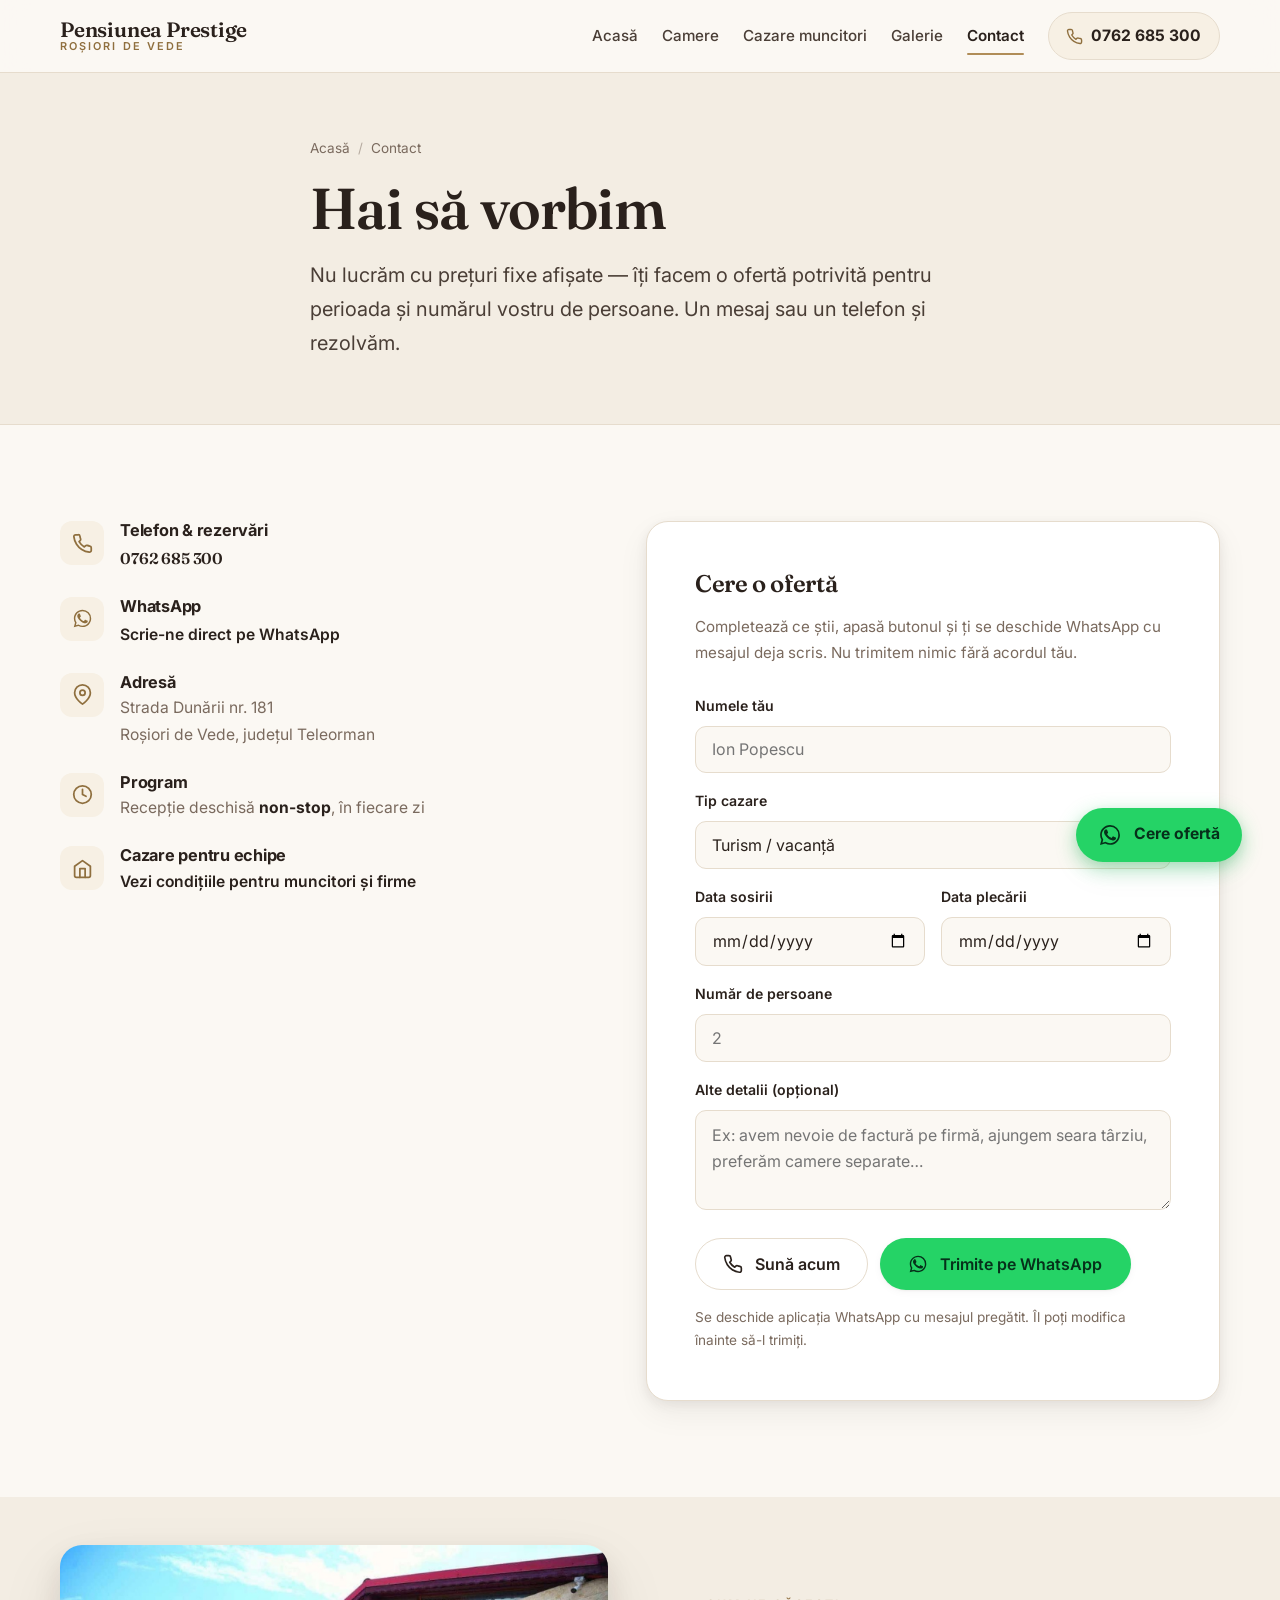
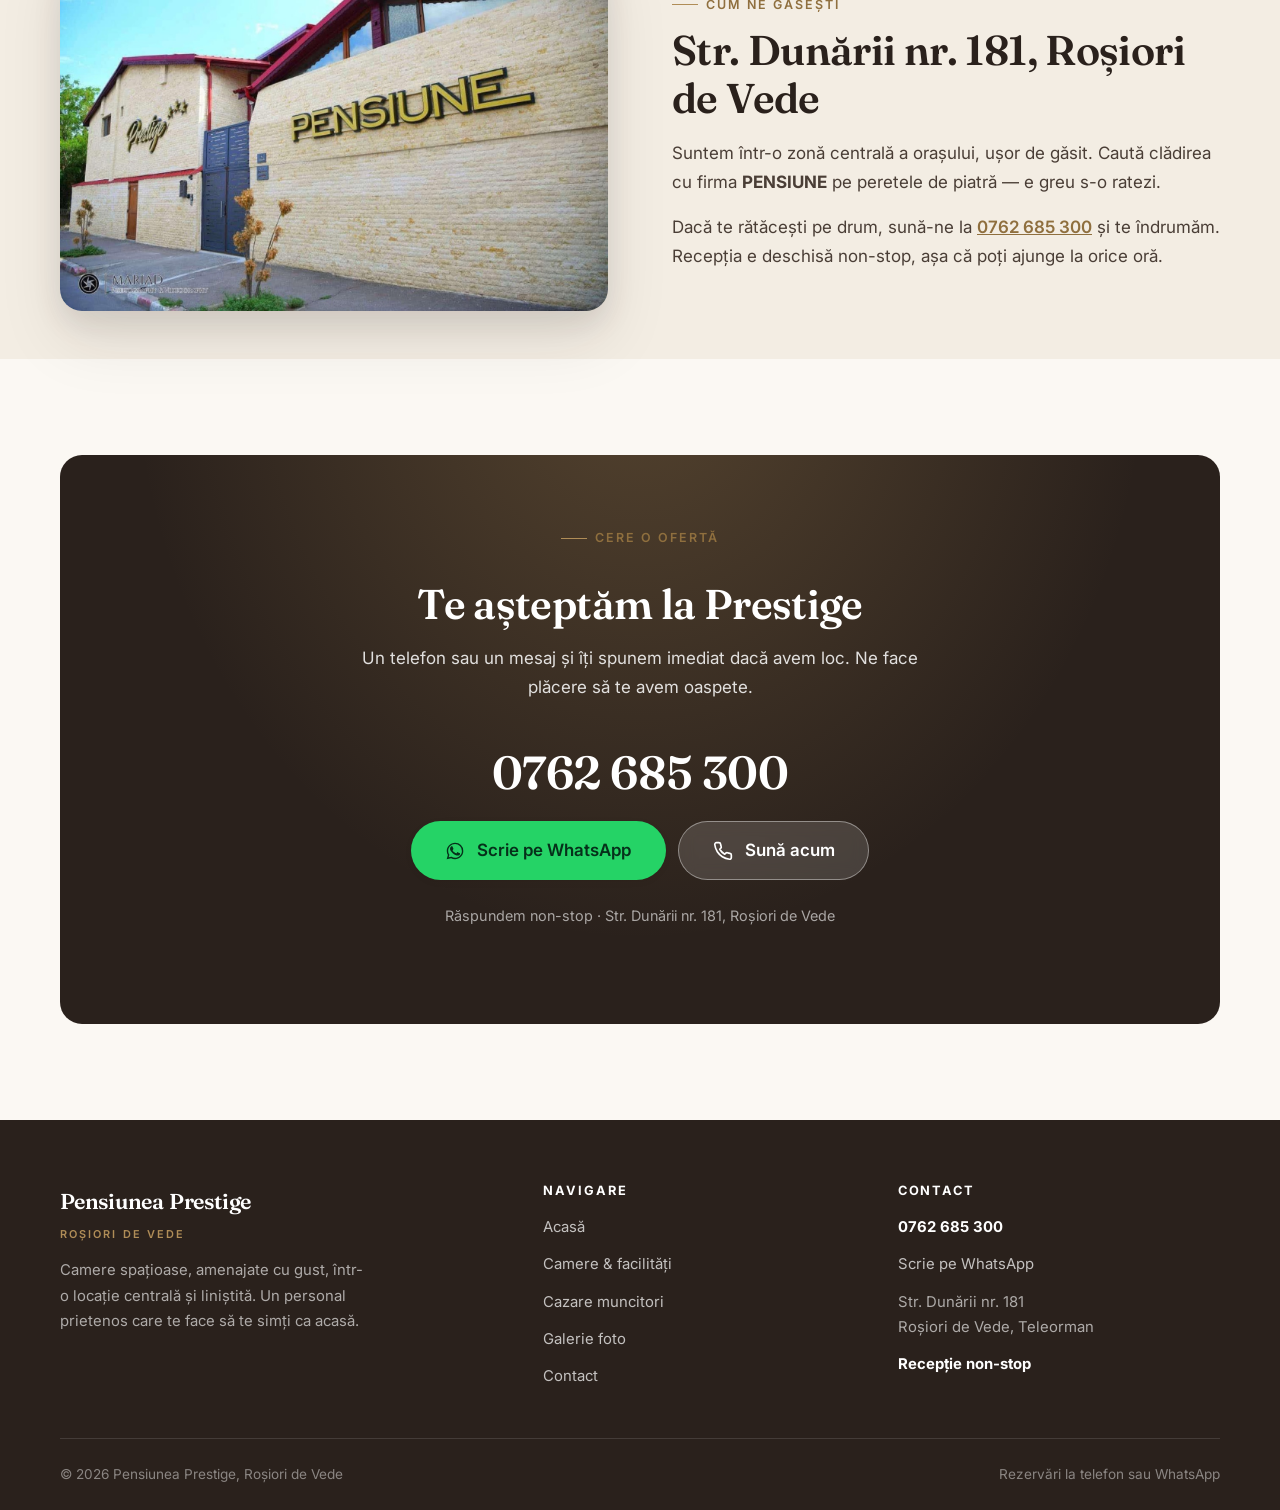
<file: contact.html>
<!DOCTYPE html>
<html lang="ro">
<head>
<meta charset="utf-8">
<meta name="viewport" content="width=device-width, initial-scale=1">
<title>Contact &amp; rezervări — Pensiunea Prestige Roșiori de Vede</title>
<meta name="description" content="Rezervă la Pensiunea Prestige, str. Dunării nr. 181, Roșiori de Vede. Sună la 0762 685 300 sau cere ofertă pe WhatsApp. Recepție non-stop.">
<link rel="canonical" href="https://www.pensiuneaprestige1.ro/contact.html">
<meta name="theme-color" content="#B08D57">
<meta name="robots" content="index, follow">

<meta property="og:type" content="website">
<meta property="og:site_name" content="Pensiunea Prestige">
<meta property="og:locale" content="ro_RO">
<meta property="og:title" content="Contact &amp; rezervări — Pensiunea Prestige Roșiori de Vede">
<meta property="og:description" content="Rezervă la Pensiunea Prestige, str. Dunării nr. 181, Roșiori de Vede. Sună la 0762 685 300 sau cere ofertă pe WhatsApp. Recepție non-stop.">
<meta property="og:url" content="https://www.pensiuneaprestige1.ro/contact.html">
<meta property="og:image" content="https://www.pensiuneaprestige1.ro/assets/img/exterior.jpg">
<meta name="twitter:card" content="summary_large_image">

<link rel="icon" href="assets/img/favicon.svg" type="image/svg+xml">
<link rel="apple-touch-icon" href="assets/img/exterior-thumb.jpg">

<link rel="preconnect" href="https://fonts.googleapis.com">
<link rel="preconnect" href="https://fonts.gstatic.com" crossorigin>
<link rel="stylesheet" href="https://fonts.googleapis.com/css2?family=Fraunces:opsz,wght@9..144,400;9..144,600;9..144,700&family=Inter:wght@400;500;600;700&display=swap">
<link rel="stylesheet" href="assets/css/style.css">

<script type="application/ld+json">
{
  "@context": "https://schema.org",
  "@type": "BreadcrumbList",
  "itemListElement": [
    { "@type": "ListItem", "position": 1, "name": "Acasă", "item": "https://www.pensiuneaprestige1.ro/" },
    { "@type": "ListItem", "position": 2, "name": "Contact", "item": "https://www.pensiuneaprestige1.ro/contact.html" }
  ]
}
</script>
</head>
<body>
<a class="skip-link" href="#main">Sari la conținut</a>
<header class="header" role="banner">
  <div class="wrap header__inner">
    <a class="brand" href="index.html">
      <span class="brand__name">Pensiunea Prestige</span>
      <span class="brand__place">Roșiori de Vede</span>
    </a>
    <nav class="nav" id="nav" role="navigation" aria-label="Meniu principal">
      <a href="index.html">Acasă</a>
      <a href="camere.html">Camere</a>
      <a href="cazare-muncitori.html">Cazare muncitori</a>
      <a href="galerie.html">Galerie</a>
      <a href="contact.html" aria-current="page">Contact</a>
    </nav>
    <a class="header__phone" href="tel:+40762685300"><svg viewBox="0 0 24 24" fill="none" stroke="currentColor" stroke-width="2" stroke-linecap="round" stroke-linejoin="round" aria-hidden="true"><path d="M22 16.92v3a2 2 0 0 1-2.18 2 19.79 19.79 0 0 1-8.63-3.07 19.5 19.5 0 0 1-6-6 19.79 19.79 0 0 1-3.07-8.67A2 2 0 0 1 4.11 2h3a2 2 0 0 1 2 1.72c.13.96.36 1.9.7 2.81a2 2 0 0 1-.45 2.11L8.09 9.91a16 16 0 0 0 6 6l1.27-1.27a2 2 0 0 1 2.11-.45c.9.34 1.85.57 2.81.7A2 2 0 0 1 22 16.92z"/></svg> <span>0762 685 300</span></a>
    <button class="burger" type="button" aria-expanded="false" aria-controls="nav" aria-label="Deschide meniul"><svg class="icon-open" viewBox="0 0 24 24" fill="none" stroke="currentColor" stroke-width="2" stroke-linecap="round" aria-hidden="true"><line x1="3" y1="7" x2="21" y2="7"/><line x1="3" y1="12" x2="21" y2="12"/><line x1="3" y1="17" x2="21" y2="17"/></svg><svg class="icon-close" viewBox="0 0 24 24" fill="none" stroke="currentColor" stroke-width="2" stroke-linecap="round" aria-hidden="true"><line x1="6" y1="6" x2="18" y2="18"/><line x1="18" y1="6" x2="6" y2="18"/></svg></button>
  </div>
</header>

<main id="main" role="main">

<section class="pagehead">
  <div class="wrap pagehead__inner">
    <nav class="crumbs" aria-label="Breadcrumb">
      <ol>
        <li><a href="index.html">Acasă</a></li>
        <li aria-current="page">Contact</li>
      </ol>
    </nav>
    <h1>Hai să vorbim</h1>
    <p class="lead">Nu lucrăm cu prețuri fixe afișate &mdash; îți facem o ofertă potrivită pentru perioada și numărul vostru de persoane. Un mesaj sau un telefon și rezolvăm.</p>
  </div>
</section>

<section class="section">
  <div class="wrap contact-grid">

    <div class="reveal">
      <div class="contact-list">
        <div class="contact-item">
          <div class="contact-item__icon"><svg viewBox="0 0 24 24" fill="none" stroke="currentColor" stroke-width="2" stroke-linecap="round" stroke-linejoin="round" aria-hidden="true"><path d="M22 16.92v3a2 2 0 0 1-2.18 2 19.79 19.79 0 0 1-8.63-3.07 19.5 19.5 0 0 1-6-6 19.79 19.79 0 0 1-3.07-8.67A2 2 0 0 1 4.11 2h3a2 2 0 0 1 2 1.72c.13.96.36 1.9.7 2.81a2 2 0 0 1-.45 2.11L8.09 9.91a16 16 0 0 0 6 6l1.27-1.27a2 2 0 0 1 2.11-.45c.9.34 1.85.57 2.81.7A2 2 0 0 1 22 16.92z"/></svg></div>
          <div>
            <h3>Telefon &amp; rezervări</h3>
            <a class="contact-item__big" href="tel:+40762685300">0762 685 300</a>
          </div>
        </div>
        <div class="contact-item">
          <div class="contact-item__icon"><svg viewBox="0 0 24 24" fill="currentColor" aria-hidden="true"><path d="M17.47 14.38c-.3-.15-1.75-.86-2.02-.96-.27-.1-.47-.15-.67.15-.2.3-.77.96-.94 1.16-.17.2-.35.22-.64.08-.3-.15-1.25-.46-2.38-1.47-.88-.78-1.47-1.75-1.65-2.05-.17-.3-.02-.46.13-.6.14-.14.3-.35.45-.53.15-.18.2-.3.3-.5.1-.2.05-.38-.02-.53-.08-.15-.67-1.6-.92-2.2-.24-.58-.49-.5-.67-.51h-.57c-.2 0-.52.07-.8.37-.26.3-1.03 1-1.03 2.45s1.06 2.84 1.2 3.04c.15.2 2.08 3.18 5.04 4.46.7.3 1.25.48 1.68.62.71.22 1.35.19 1.86.12.57-.09 1.75-.72 2-1.41.24-.7.24-1.29.17-1.41-.07-.13-.27-.2-.56-.35z"/><path d="M12.04 2C6.58 2 2.13 6.45 2.13 11.91c0 1.75.46 3.45 1.32 4.95L2 22l5.25-1.38a9.86 9.86 0 0 0 4.79 1.22h.01c5.46 0 9.9-4.45 9.9-9.91A9.86 9.86 0 0 0 19.06 4.9 9.82 9.82 0 0 0 12.04 2zm0 18.15h-.01a8.2 8.2 0 0 1-4.18-1.15l-.3-.18-3.11.82.83-3.04-.2-.31a8.19 8.19 0 0 1-1.26-4.38c0-4.54 3.7-8.23 8.24-8.23a8.18 8.18 0 0 1 5.82 2.42 8.18 8.18 0 0 1 2.41 5.82c0 4.54-3.7 8.23-8.24 8.23z"/></svg></div>
          <div>
            <h3>WhatsApp</h3>
            <a href="https://wa.me/40762685300?text=Bun%C4%83%20ziua!%20A%C8%99%20dori%20o%20ofert%C4%83%20de%20cazare%20la%20Pensiunea%20Prestige." target="_blank" rel="noopener noreferrer">Scrie-ne direct pe WhatsApp</a>
          </div>
        </div>
        <div class="contact-item">
          <div class="contact-item__icon"><svg viewBox="0 0 24 24" fill="none" stroke="currentColor" stroke-width="2" stroke-linecap="round" stroke-linejoin="round" aria-hidden="true"><path d="M21 10c0 7-9 13-9 13s-9-6-9-13a9 9 0 0 1 18 0z"/><circle cx="12" cy="10" r="3"/></svg></div>
          <div>
            <h3>Adresă</h3>
            <p>Strada Dunării nr. 181<br>Roșiori de Vede, județul Teleorman</p>
          </div>
        </div>
        <div class="contact-item">
          <div class="contact-item__icon"><svg viewBox="0 0 24 24" fill="none" stroke="currentColor" stroke-width="2" stroke-linecap="round" stroke-linejoin="round" aria-hidden="true"><circle cx="12" cy="12" r="10"/><polyline points="12 6 12 12 16 14"/></svg></div>
          <div>
            <h3>Program</h3>
            <p>Recepție deschisă <strong style="color:var(--ink)">non-stop</strong>, în fiecare zi</p>
          </div>
        </div>
        <div class="contact-item">
          <div class="contact-item__icon"><svg viewBox="0 0 24 24" fill="none" stroke="currentColor" stroke-width="2" stroke-linecap="round" stroke-linejoin="round" aria-hidden="true"><path d="M3 9.5 12 3l9 6.5V20a2 2 0 0 1-2 2H5a2 2 0 0 1-2-2V9.5z"/><polyline points="9 22 9 12 15 12 15 22"/></svg></div>
          <div>
            <h3>Cazare pentru echipe</h3>
            <p><a href="cazare-muncitori.html">Vezi condițiile pentru muncitori și firme</a></p>
          </div>
        </div>
      </div>
    </div>

    <div class="form-card reveal">
      <h2 style="font-size:1.5rem">Cere o ofertă</h2>
      <p style="color:var(--muted);font-size:.95rem;margin-bottom:1.75rem">Completează ce știi, apasă butonul și ți se deschide WhatsApp cu mesajul deja scris. Nu trimitem nimic fără acordul tău.</p>
      <form data-wa-form novalidate>
        <div class="form-grid">
          <div class="field field--full">
            <label for="nume">Numele tău</label>
            <input type="text" id="nume" name="nume" placeholder="Ion Popescu" autocomplete="name">
          </div>
          <div class="field field--full">
            <label for="tip">Tip cazare</label>
            <select id="tip" name="tip">
              <option value="Turism / vacanță">Turism / vacanță</option>
              <option value="Deplasare în interes de afaceri">Deplasare în interes de afaceri</option>
              <option value="Echipă de muncitori">Echipă de muncitori</option>
              <option value="Altceva">Altceva</option>
            </select>
          </div>
          <div class="field">
            <label for="checkin">Data sosirii</label>
            <input type="date" id="checkin" name="checkin">
          </div>
          <div class="field">
            <label for="checkout">Data plecării</label>
            <input type="date" id="checkout" name="checkout">
          </div>
          <div class="field field--full">
            <label for="persoane">Număr de persoane</label>
            <input type="number" id="persoane" name="persoane" min="1" max="60" placeholder="2">
          </div>
          <div class="field field--full">
            <label for="mesaj">Alte detalii (opțional)</label>
            <textarea id="mesaj" name="mesaj" placeholder="Ex: avem nevoie de factură pe firmă, ajungem seara târziu, preferăm camere separate…"></textarea>
          </div>
        </div>
        <div class="btn-row" style="margin-top:1.75rem">
          <a class="btn btn--ghost" href="tel:+40762685300"><svg viewBox="0 0 24 24" fill="none" stroke="currentColor" stroke-width="2" stroke-linecap="round" stroke-linejoin="round" aria-hidden="true"><path d="M22 16.92v3a2 2 0 0 1-2.18 2 19.79 19.79 0 0 1-8.63-3.07 19.5 19.5 0 0 1-6-6 19.79 19.79 0 0 1-3.07-8.67A2 2 0 0 1 4.11 2h3a2 2 0 0 1 2 1.72c.13.96.36 1.9.7 2.81a2 2 0 0 1-.45 2.11L8.09 9.91a16 16 0 0 0 6 6l1.27-1.27a2 2 0 0 1 2.11-.45c.9.34 1.85.57 2.81.7A2 2 0 0 1 22 16.92z"/></svg> Sună acum</a>
          <button class="btn btn--wa" type="submit"><svg viewBox="0 0 24 24" fill="currentColor" aria-hidden="true"><path d="M17.47 14.38c-.3-.15-1.75-.86-2.02-.96-.27-.1-.47-.15-.67.15-.2.3-.77.96-.94 1.16-.17.2-.35.22-.64.08-.3-.15-1.25-.46-2.38-1.47-.88-.78-1.47-1.75-1.65-2.05-.17-.3-.02-.46.13-.6.14-.14.3-.35.45-.53.15-.18.2-.3.3-.5.1-.2.05-.38-.02-.53-.08-.15-.67-1.6-.92-2.2-.24-.58-.49-.5-.67-.51h-.57c-.2 0-.52.07-.8.37-.26.3-1.03 1-1.03 2.45s1.06 2.84 1.2 3.04c.15.2 2.08 3.18 5.04 4.46.7.3 1.25.48 1.68.62.71.22 1.35.19 1.86.12.57-.09 1.75-.72 2-1.41.24-.7.24-1.29.17-1.41-.07-.13-.27-.2-.56-.35z"/><path d="M12.04 2C6.58 2 2.13 6.45 2.13 11.91c0 1.75.46 3.45 1.32 4.95L2 22l5.25-1.38a9.86 9.86 0 0 0 4.79 1.22h.01c5.46 0 9.9-4.45 9.9-9.91A9.86 9.86 0 0 0 19.06 4.9 9.82 9.82 0 0 0 12.04 2zm0 18.15h-.01a8.2 8.2 0 0 1-4.18-1.15l-.3-.18-3.11.82.83-3.04-.2-.31a8.19 8.19 0 0 1-1.26-4.38c0-4.54 3.7-8.23 8.24-8.23a8.18 8.18 0 0 1 5.82 2.42 8.18 8.18 0 0 1 2.41 5.82c0 4.54-3.7 8.23-8.24 8.23z"/></svg> Trimite pe WhatsApp</button>
        </div>
        <p class="form-note">Se deschide aplicația WhatsApp cu mesajul pregătit. Îl poți modifica înainte să-l trimiți.</p>
      </form>
    </div>

  </div>
</section>

<section class="section section--cream section--tight">
  <div class="wrap split reveal">
    <div class="split__media">
      <img src="assets/img/exterior.jpg" alt="Fațada Pensiunii Prestige, cu firma PENSIUNE pe peretele de piatră" loading="lazy" width="1440" height="959" decoding="async">
    </div>
    <div>
      <p class="eyebrow">Cum ne găsești</p>
      <h2>Str. Dunării nr. 181, Roșiori de Vede</h2>
      <p>Suntem într-o zonă centrală a orașului, ușor de găsit. Caută clădirea cu firma <strong>PENSIUNE</strong> pe peretele de piatră &mdash; e greu s-o ratezi.</p>
      <p>Dacă te rătăcești pe drum, sună-ne la <a href="tel:+40762685300" style="color:var(--gold-deep);font-weight:600">0762 685 300</a> și te îndrumăm. Recepția e deschisă non-stop, așa că poți ajunge la orice oră.</p>
    </div>
  </div>
</section>
<section class="section">
  <div class="wrap">
    <div class="cta reveal">
      <p class="eyebrow" style="justify-content:center">Cere o ofertă</p>
      <h2>Te așteptăm la Prestige</h2>
      <p>Un telefon sau un mesaj și îți spunem imediat dacă avem loc. Ne face plăcere să te avem oaspete.</p>
      <a class="cta__phone" href="tel:+40762685300">0762 685 300</a>
      <div class="btn-row">
        <a class="btn btn--wa btn--lg" href="https://wa.me/40762685300?text=Bun%C4%83%20ziua!%20A%C8%99%20dori%20o%20ofert%C4%83%20de%20cazare%20la%20Pensiunea%20Prestige." target="_blank" rel="noopener noreferrer"><svg viewBox="0 0 24 24" fill="currentColor" aria-hidden="true"><path d="M17.47 14.38c-.3-.15-1.75-.86-2.02-.96-.27-.1-.47-.15-.67.15-.2.3-.77.96-.94 1.16-.17.2-.35.22-.64.08-.3-.15-1.25-.46-2.38-1.47-.88-.78-1.47-1.75-1.65-2.05-.17-.3-.02-.46.13-.6.14-.14.3-.35.45-.53.15-.18.2-.3.3-.5.1-.2.05-.38-.02-.53-.08-.15-.67-1.6-.92-2.2-.24-.58-.49-.5-.67-.51h-.57c-.2 0-.52.07-.8.37-.26.3-1.03 1-1.03 2.45s1.06 2.84 1.2 3.04c.15.2 2.08 3.18 5.04 4.46.7.3 1.25.48 1.68.62.71.22 1.35.19 1.86.12.57-.09 1.75-.72 2-1.41.24-.7.24-1.29.17-1.41-.07-.13-.27-.2-.56-.35z"/><path d="M12.04 2C6.58 2 2.13 6.45 2.13 11.91c0 1.75.46 3.45 1.32 4.95L2 22l5.25-1.38a9.86 9.86 0 0 0 4.79 1.22h.01c5.46 0 9.9-4.45 9.9-9.91A9.86 9.86 0 0 0 19.06 4.9 9.82 9.82 0 0 0 12.04 2zm0 18.15h-.01a8.2 8.2 0 0 1-4.18-1.15l-.3-.18-3.11.82.83-3.04-.2-.31a8.19 8.19 0 0 1-1.26-4.38c0-4.54 3.7-8.23 8.24-8.23a8.18 8.18 0 0 1 5.82 2.42 8.18 8.18 0 0 1 2.41 5.82c0 4.54-3.7 8.23-8.24 8.23z"/></svg> Scrie pe WhatsApp</a>
        <a class="btn btn--light btn--lg" href="tel:+40762685300"><svg viewBox="0 0 24 24" fill="none" stroke="currentColor" stroke-width="2" stroke-linecap="round" stroke-linejoin="round" aria-hidden="true"><path d="M22 16.92v3a2 2 0 0 1-2.18 2 19.79 19.79 0 0 1-8.63-3.07 19.5 19.5 0 0 1-6-6 19.79 19.79 0 0 1-3.07-8.67A2 2 0 0 1 4.11 2h3a2 2 0 0 1 2 1.72c.13.96.36 1.9.7 2.81a2 2 0 0 1-.45 2.11L8.09 9.91a16 16 0 0 0 6 6l1.27-1.27a2 2 0 0 1 2.11-.45c.9.34 1.85.57 2.81.7A2 2 0 0 1 22 16.92z"/></svg> Sună acum</a>
      </div>
      <p class="cta__meta">Răspundem non-stop &middot; Str. Dunării nr. 181, Roșiori de Vede</p>
    </div>
  </div>
</section>
</main>
<footer class="footer" role="contentinfo">
  <div class="wrap">
    <div class="footer__grid">
      <div>
        <span class="brand__name">Pensiunea Prestige</span><br>
        <span class="brand__place">Roșiori de Vede</span>
        <p class="footer__about">Camere spațioase, amenajate cu gust, într-o locație centrală și liniștită. Un personal prietenos care te face să te simți ca acasă.</p>
      </div>
      <div>
        <h4 id="footer-nav-title">Navigare</h4>
        <nav aria-labelledby="footer-nav-title">
        <ul>
          <li><a href="index.html">Acasă</a></li>
          <li><a href="camere.html">Camere &amp; facilități</a></li>
          <li><a href="cazare-muncitori.html">Cazare muncitori</a></li>
          <li><a href="galerie.html">Galerie foto</a></li>
          <li><a href="contact.html">Contact</a></li>
        </ul>
        </nav>
      </div>
      <div>
        <h4>Contact</h4>
        <ul>
          <li><a href="tel:+40762685300"><strong>0762 685 300</strong></a></li>
          <li><a href="https://wa.me/40762685300" target="_blank" rel="noopener noreferrer">Scrie pe WhatsApp</a></li>
          <li>Str. Dunării nr. 181<br>Roșiori de Vede, Teleorman</li>
          <li><strong>Recepție non-stop</strong></li>
        </ul>
      </div>
    </div>
    <div class="footer__bottom">
      <span>&copy; 2026 Pensiunea Prestige, Roșiori de Vede</span>
      <span>Rezervări la telefon sau WhatsApp</span>
    </div>
  </div>
</footer>

<a class="wa-float" href="https://wa.me/40762685300?text=Bun%C4%83%20ziua!%20A%C8%99%20dori%20o%20ofert%C4%83%20de%20cazare%20la%20Pensiunea%20Prestige." target="_blank" rel="noopener noreferrer" aria-label="Scrie-ne pe WhatsApp"><svg viewBox="0 0 24 24" fill="currentColor" aria-hidden="true"><path d="M17.47 14.38c-.3-.15-1.75-.86-2.02-.96-.27-.1-.47-.15-.67.15-.2.3-.77.96-.94 1.16-.17.2-.35.22-.64.08-.3-.15-1.25-.46-2.38-1.47-.88-.78-1.47-1.75-1.65-2.05-.17-.3-.02-.46.13-.6.14-.14.3-.35.45-.53.15-.18.2-.3.3-.5.1-.2.05-.38-.02-.53-.08-.15-.67-1.6-.92-2.2-.24-.58-.49-.5-.67-.51h-.57c-.2 0-.52.07-.8.37-.26.3-1.03 1-1.03 2.45s1.06 2.84 1.2 3.04c.15.2 2.08 3.18 5.04 4.46.7.3 1.25.48 1.68.62.71.22 1.35.19 1.86.12.57-.09 1.75-.72 2-1.41.24-.7.24-1.29.17-1.41-.07-.13-.27-.2-.56-.35z"/><path d="M12.04 2C6.58 2 2.13 6.45 2.13 11.91c0 1.75.46 3.45 1.32 4.95L2 22l5.25-1.38a9.86 9.86 0 0 0 4.79 1.22h.01c5.46 0 9.9-4.45 9.9-9.91A9.86 9.86 0 0 0 19.06 4.9 9.82 9.82 0 0 0 12.04 2zm0 18.15h-.01a8.2 8.2 0 0 1-4.18-1.15l-.3-.18-3.11.82.83-3.04-.2-.31a8.19 8.19 0 0 1-1.26-4.38c0-4.54 3.7-8.23 8.24-8.23a8.18 8.18 0 0 1 5.82 2.42 8.18 8.18 0 0 1 2.41 5.82c0 4.54-3.7 8.23-8.24 8.23z"/></svg> <span>Cere ofertă</span></a>

<script src="assets/js/main.js" defer></script>
</body>
</html>
</file>
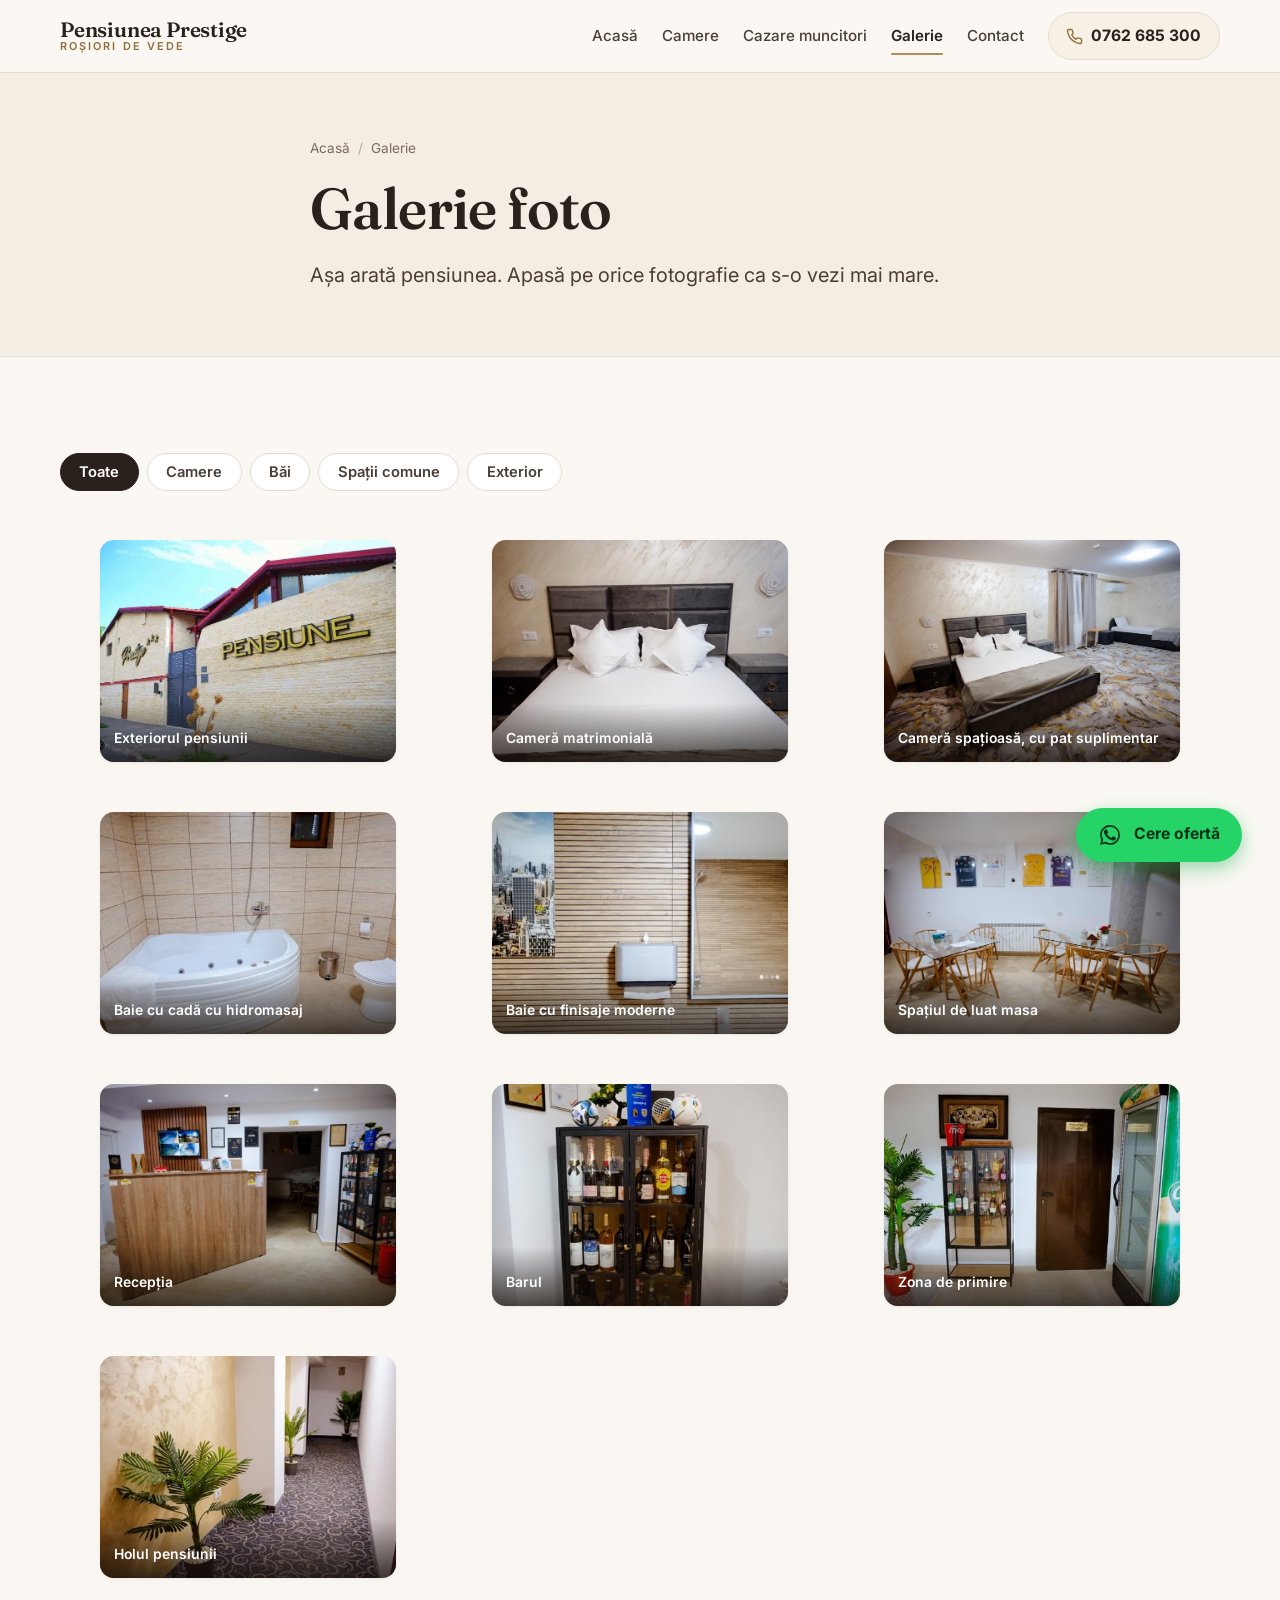
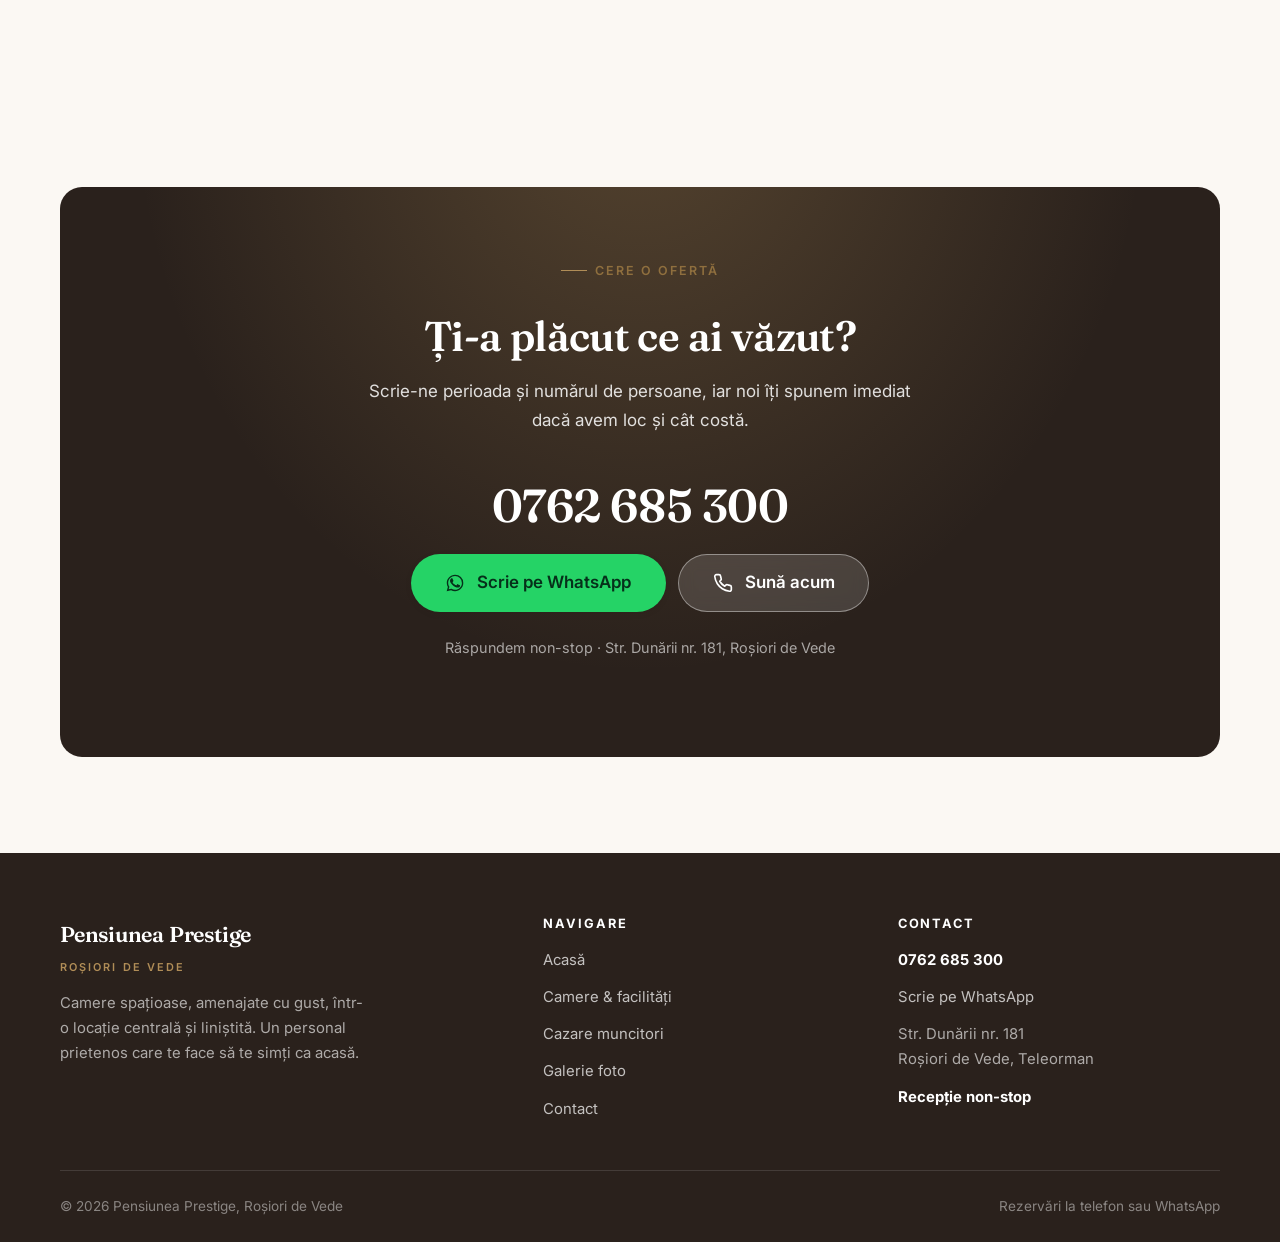
<file: galerie.html>
<!DOCTYPE html>
<html lang="ro">
<head>
<meta charset="utf-8">
<meta name="viewport" content="width=device-width, initial-scale=1">
<title>Galerie foto — Pensiunea Prestige Roșiori de Vede</title>
<meta name="description" content="Fotografii din Pensiunea Prestige, Roșiori de Vede: camere, băi, bar, spațiu de luat masa și recepție. Vezi cum arată înainte să rezervi.">
<link rel="canonical" href="https://www.pensiuneaprestige1.ro/galerie.html">
<meta name="theme-color" content="#B08D57">
<meta name="robots" content="index, follow">

<meta property="og:type" content="website">
<meta property="og:site_name" content="Pensiunea Prestige">
<meta property="og:locale" content="ro_RO">
<meta property="og:title" content="Galerie foto — Pensiunea Prestige Roșiori de Vede">
<meta property="og:description" content="Fotografii din Pensiunea Prestige, Roșiori de Vede: camere, băi, bar, spațiu de luat masa și recepție. Vezi cum arată înainte să rezervi.">
<meta property="og:url" content="https://www.pensiuneaprestige1.ro/galerie.html">
<meta property="og:image" content="https://www.pensiuneaprestige1.ro/assets/img/exterior.jpg">
<meta name="twitter:card" content="summary_large_image">

<link rel="icon" href="assets/img/favicon.svg" type="image/svg+xml">
<link rel="apple-touch-icon" href="assets/img/exterior-thumb.jpg">

<link rel="preconnect" href="https://fonts.googleapis.com">
<link rel="preconnect" href="https://fonts.gstatic.com" crossorigin>
<link rel="stylesheet" href="https://fonts.googleapis.com/css2?family=Fraunces:opsz,wght@9..144,400;9..144,600;9..144,700&family=Inter:wght@400;500;600;700&display=swap">
<link rel="stylesheet" href="assets/css/style.css">

<script type="application/ld+json">
{
  "@context": "https://schema.org",
  "@type": "BreadcrumbList",
  "itemListElement": [
    { "@type": "ListItem", "position": 1, "name": "Acasă", "item": "https://www.pensiuneaprestige1.ro/" },
    { "@type": "ListItem", "position": 2, "name": "Galerie foto", "item": "https://www.pensiuneaprestige1.ro/galerie.html" }
  ]
}
</script>
</head>
<body>
<a class="skip-link" href="#main">Sari la conținut</a>
<header class="header" role="banner">
  <div class="wrap header__inner">
    <a class="brand" href="index.html">
      <span class="brand__name">Pensiunea Prestige</span>
      <span class="brand__place">Roșiori de Vede</span>
    </a>
    <nav class="nav" id="nav" role="navigation" aria-label="Meniu principal">
      <a href="index.html">Acasă</a>
      <a href="camere.html">Camere</a>
      <a href="cazare-muncitori.html">Cazare muncitori</a>
      <a href="galerie.html" aria-current="page">Galerie</a>
      <a href="contact.html">Contact</a>
    </nav>
    <a class="header__phone" href="tel:+40762685300"><svg viewBox="0 0 24 24" fill="none" stroke="currentColor" stroke-width="2" stroke-linecap="round" stroke-linejoin="round" aria-hidden="true"><path d="M22 16.92v3a2 2 0 0 1-2.18 2 19.79 19.79 0 0 1-8.63-3.07 19.5 19.5 0 0 1-6-6 19.79 19.79 0 0 1-3.07-8.67A2 2 0 0 1 4.11 2h3a2 2 0 0 1 2 1.72c.13.96.36 1.9.7 2.81a2 2 0 0 1-.45 2.11L8.09 9.91a16 16 0 0 0 6 6l1.27-1.27a2 2 0 0 1 2.11-.45c.9.34 1.85.57 2.81.7A2 2 0 0 1 22 16.92z"/></svg> <span>0762 685 300</span></a>
    <button class="burger" type="button" aria-expanded="false" aria-controls="nav" aria-label="Deschide meniul"><svg class="icon-open" viewBox="0 0 24 24" fill="none" stroke="currentColor" stroke-width="2" stroke-linecap="round" aria-hidden="true"><line x1="3" y1="7" x2="21" y2="7"/><line x1="3" y1="12" x2="21" y2="12"/><line x1="3" y1="17" x2="21" y2="17"/></svg><svg class="icon-close" viewBox="0 0 24 24" fill="none" stroke="currentColor" stroke-width="2" stroke-linecap="round" aria-hidden="true"><line x1="6" y1="6" x2="18" y2="18"/><line x1="18" y1="6" x2="6" y2="18"/></svg></button>
  </div>
</header>

<main id="main" role="main">

<section class="pagehead">
  <div class="wrap pagehead__inner">
    <nav class="crumbs" aria-label="Breadcrumb">
      <ol>
        <li><a href="index.html">Acasă</a></li>
        <li aria-current="page">Galerie</li>
      </ol>
    </nav>
    <h1>Galerie foto</h1>
    <p class="lead">Așa arată pensiunea. Apasă pe orice fotografie ca s-o vezi mai mare.</p>
  </div>
</section>

<section class="section">
  <div class="wrap">
    <div class="gallery-filters" role="group" aria-label="Filtrează fotografiile">
      <button class="filter-btn" type="button" data-filter="toate" aria-pressed="true">Toate</button>
      <button class="filter-btn" type="button" data-filter="camere" aria-pressed="false">Camere</button>
      <button class="filter-btn" type="button" data-filter="bai" aria-pressed="false">Băi</button>
      <button class="filter-btn" type="button" data-filter="comune" aria-pressed="false">Spații comune</button>
      <button class="filter-btn" type="button" data-filter="exterior" aria-pressed="false">Exterior</button>
    </div>

    <div class="gallery" data-gallery>
      <figure class="gallery__item" data-cat="exterior" tabindex="0" role="button" aria-label="Mărește: Exteriorul pensiunii">
        <img src="assets/img/exterior-thumb.jpg" data-full="assets/img/exterior.jpg" alt="Fațada Pensiunii Prestige, cu firma PENSIUNE pe peretele de piatră" loading="lazy" width="800" height="533" decoding="async">
        <figcaption>Exteriorul pensiunii</figcaption>
      </figure>
      <figure class="gallery__item" data-cat="camere" tabindex="0" role="button" aria-label="Mărește: Cameră matrimonială">
        <img src="assets/img/camera-dubla-thumb.jpg" data-full="assets/img/camera-dubla.jpg" alt="Cameră matrimonială cu tăblie capitonată și lenjerie albă" loading="lazy" width="800" height="533" decoding="async">
        <figcaption>Cameră matrimonială</figcaption>
      </figure>
      <figure class="gallery__item" data-cat="camere" tabindex="0" role="button" aria-label="Mărește: Cameră spațioasă, cu pat suplimentar">
        <img src="assets/img/camera-tripla-thumb.jpg" data-full="assets/img/camera-tripla.jpg" alt="Cameră spațioasă cu pat matrimonial și pat suplimentar" loading="lazy" width="800" height="533" decoding="async">
        <figcaption>Cameră spațioasă, cu pat suplimentar</figcaption>
      </figure>
      <figure class="gallery__item" data-cat="bai" tabindex="0" role="button" aria-label="Mărește: Baie cu cadă cu hidromasaj">
        <img src="assets/img/baie-jacuzzi.jpg" data-full="assets/img/baie-jacuzzi.jpg" alt="Baie cu cadă de colț cu hidromasaj" loading="lazy" width="414" height="414" decoding="async">
        <figcaption>Baie cu cadă cu hidromasaj</figcaption>
      </figure>
      <figure class="gallery__item" data-cat="bai" tabindex="0" role="button" aria-label="Mărește: Baie cu finisaje moderne">
        <img src="assets/img/baie-lemn.jpg" data-full="assets/img/baie-lemn.jpg" alt="Baie modernă cu perete decorativ din lamele de lemn și oglindă" loading="lazy" width="414" height="414" decoding="async">
        <figcaption>Baie cu finisaje moderne</figcaption>
      </figure>
      <figure class="gallery__item" data-cat="comune" tabindex="0" role="button" aria-label="Mărește: Spațiul de luat masa">
        <img src="assets/img/sala-mese-thumb.jpg" data-full="assets/img/sala-mese.jpg" alt="Spațiu de luat masa, luminos, cu mese de sticlă și scaune de lemn" loading="lazy" width="800" height="533" decoding="async">
        <figcaption>Spațiul de luat masa</figcaption>
      </figure>
      <figure class="gallery__item" data-cat="comune" tabindex="0" role="button" aria-label="Mărește: Recepția">
        <img src="assets/img/receptie-thumb.jpg" data-full="assets/img/receptie.jpg" alt="Recepția pensiunii, cu birou de lemn și vitrină cu băuturi" loading="lazy" width="800" height="533" decoding="async">
        <figcaption>Recepția</figcaption>
      </figure>
      <figure class="gallery__item" data-cat="comune" tabindex="0" role="button" aria-label="Mărește: Barul">
        <img src="assets/img/bar.jpg" data-full="assets/img/bar.jpg" alt="Bar cu vitrină de vinuri și băuturi" loading="lazy" width="414" height="414" decoding="async">
        <figcaption>Barul</figcaption>
      </figure>
      <figure class="gallery__item" data-cat="comune" tabindex="0" role="button" aria-label="Mărește: Zona de primire">
        <img src="assets/img/receptie-bar.jpg" data-full="assets/img/receptie-bar.jpg" alt="Zona de recepție cu vitrină frigorifică și plante" loading="lazy" width="414" height="414" decoding="async">
        <figcaption>Zona de primire</figcaption>
      </figure>
      <figure class="gallery__item" data-cat="comune" tabindex="0" role="button" aria-label="Mărește: Holul pensiunii">
        <img src="assets/img/hol.jpg" data-full="assets/img/hol.jpg" alt="Hol curat și îngrijit, cu plante decorative" loading="lazy" width="414" height="414" decoding="async">
        <figcaption>Holul pensiunii</figcaption>
      </figure>
    </div>
  </div>
</section>

<div class="lightbox" data-lightbox aria-hidden="true" role="dialog" aria-modal="true" aria-label="Fotografie mărită">
  <button class="lightbox__btn lightbox__close" type="button" aria-label="Închide"><svg viewBox="0 0 24 24" fill="none" stroke="currentColor" stroke-width="2" stroke-linecap="round" aria-hidden="true"><line x1="6" y1="6" x2="18" y2="18"/><line x1="18" y1="6" x2="6" y2="18"/></svg></button>
  <button class="lightbox__btn lightbox__prev" type="button" aria-label="Fotografia anterioară"><svg viewBox="0 0 24 24" fill="none" stroke="currentColor" stroke-width="2" stroke-linecap="round" stroke-linejoin="round" aria-hidden="true"><polyline points="15 18 9 12 15 6"/></svg></button>
  <figure class="lightbox__fig">
    <img src="[data-uri]" alt="" width="1440" height="959" decoding="async">
    <figcaption></figcaption>
  </figure>
  <button class="lightbox__btn lightbox__next" type="button" aria-label="Fotografia următoare"><svg viewBox="0 0 24 24" fill="none" stroke="currentColor" stroke-width="2" stroke-linecap="round" stroke-linejoin="round" aria-hidden="true"><polyline points="9 18 15 12 9 6"/></svg></button>
</div>
<section class="section">
  <div class="wrap">
    <div class="cta reveal">
      <p class="eyebrow" style="justify-content:center">Cere o ofertă</p>
      <h2>Ți-a plăcut ce ai văzut?</h2>
      <p>Scrie-ne perioada și numărul de persoane, iar noi îți spunem imediat dacă avem loc și cât costă.</p>
      <a class="cta__phone" href="tel:+40762685300">0762 685 300</a>
      <div class="btn-row">
        <a class="btn btn--wa btn--lg" href="https://wa.me/40762685300?text=Bun%C4%83%20ziua!%20Am%20v%C4%83zut%20pozele%20pe%20site%20%C8%99i%20a%C8%99%20dori%20o%20ofert%C4%83%20de%20cazare." target="_blank" rel="noopener noreferrer"><svg viewBox="0 0 24 24" fill="currentColor" aria-hidden="true"><path d="M17.47 14.38c-.3-.15-1.75-.86-2.02-.96-.27-.1-.47-.15-.67.15-.2.3-.77.96-.94 1.16-.17.2-.35.22-.64.08-.3-.15-1.25-.46-2.38-1.47-.88-.78-1.47-1.75-1.65-2.05-.17-.3-.02-.46.13-.6.14-.14.3-.35.45-.53.15-.18.2-.3.3-.5.1-.2.05-.38-.02-.53-.08-.15-.67-1.6-.92-2.2-.24-.58-.49-.5-.67-.51h-.57c-.2 0-.52.07-.8.37-.26.3-1.03 1-1.03 2.45s1.06 2.84 1.2 3.04c.15.2 2.08 3.18 5.04 4.46.7.3 1.25.48 1.68.62.71.22 1.35.19 1.86.12.57-.09 1.75-.72 2-1.41.24-.7.24-1.29.17-1.41-.07-.13-.27-.2-.56-.35z"/><path d="M12.04 2C6.58 2 2.13 6.45 2.13 11.91c0 1.75.46 3.45 1.32 4.95L2 22l5.25-1.38a9.86 9.86 0 0 0 4.79 1.22h.01c5.46 0 9.9-4.45 9.9-9.91A9.86 9.86 0 0 0 19.06 4.9 9.82 9.82 0 0 0 12.04 2zm0 18.15h-.01a8.2 8.2 0 0 1-4.18-1.15l-.3-.18-3.11.82.83-3.04-.2-.31a8.19 8.19 0 0 1-1.26-4.38c0-4.54 3.7-8.23 8.24-8.23a8.18 8.18 0 0 1 5.82 2.42 8.18 8.18 0 0 1 2.41 5.82c0 4.54-3.7 8.23-8.24 8.23z"/></svg> Scrie pe WhatsApp</a>
        <a class="btn btn--light btn--lg" href="tel:+40762685300"><svg viewBox="0 0 24 24" fill="none" stroke="currentColor" stroke-width="2" stroke-linecap="round" stroke-linejoin="round" aria-hidden="true"><path d="M22 16.92v3a2 2 0 0 1-2.18 2 19.79 19.79 0 0 1-8.63-3.07 19.5 19.5 0 0 1-6-6 19.79 19.79 0 0 1-3.07-8.67A2 2 0 0 1 4.11 2h3a2 2 0 0 1 2 1.72c.13.96.36 1.9.7 2.81a2 2 0 0 1-.45 2.11L8.09 9.91a16 16 0 0 0 6 6l1.27-1.27a2 2 0 0 1 2.11-.45c.9.34 1.85.57 2.81.7A2 2 0 0 1 22 16.92z"/></svg> Sună acum</a>
      </div>
      <p class="cta__meta">Răspundem non-stop &middot; Str. Dunării nr. 181, Roșiori de Vede</p>
    </div>
  </div>
</section>
</main>
<footer class="footer" role="contentinfo">
  <div class="wrap">
    <div class="footer__grid">
      <div>
        <span class="brand__name">Pensiunea Prestige</span><br>
        <span class="brand__place">Roșiori de Vede</span>
        <p class="footer__about">Camere spațioase, amenajate cu gust, într-o locație centrală și liniștită. Un personal prietenos care te face să te simți ca acasă.</p>
      </div>
      <div>
        <h4 id="footer-nav-title">Navigare</h4>
        <nav aria-labelledby="footer-nav-title">
        <ul>
          <li><a href="index.html">Acasă</a></li>
          <li><a href="camere.html">Camere &amp; facilități</a></li>
          <li><a href="cazare-muncitori.html">Cazare muncitori</a></li>
          <li><a href="galerie.html">Galerie foto</a></li>
          <li><a href="contact.html">Contact</a></li>
        </ul>
        </nav>
      </div>
      <div>
        <h4>Contact</h4>
        <ul>
          <li><a href="tel:+40762685300"><strong>0762 685 300</strong></a></li>
          <li><a href="https://wa.me/40762685300" target="_blank" rel="noopener noreferrer">Scrie pe WhatsApp</a></li>
          <li>Str. Dunării nr. 181<br>Roșiori de Vede, Teleorman</li>
          <li><strong>Recepție non-stop</strong></li>
        </ul>
      </div>
    </div>
    <div class="footer__bottom">
      <span>&copy; 2026 Pensiunea Prestige, Roșiori de Vede</span>
      <span>Rezervări la telefon sau WhatsApp</span>
    </div>
  </div>
</footer>

<a class="wa-float" href="https://wa.me/40762685300?text=Bun%C4%83%20ziua!%20A%C8%99%20dori%20o%20ofert%C4%83%20de%20cazare%20la%20Pensiunea%20Prestige." target="_blank" rel="noopener noreferrer" aria-label="Scrie-ne pe WhatsApp"><svg viewBox="0 0 24 24" fill="currentColor" aria-hidden="true"><path d="M17.47 14.38c-.3-.15-1.75-.86-2.02-.96-.27-.1-.47-.15-.67.15-.2.3-.77.96-.94 1.16-.17.2-.35.22-.64.08-.3-.15-1.25-.46-2.38-1.47-.88-.78-1.47-1.75-1.65-2.05-.17-.3-.02-.46.13-.6.14-.14.3-.35.45-.53.15-.18.2-.3.3-.5.1-.2.05-.38-.02-.53-.08-.15-.67-1.6-.92-2.2-.24-.58-.49-.5-.67-.51h-.57c-.2 0-.52.07-.8.37-.26.3-1.03 1-1.03 2.45s1.06 2.84 1.2 3.04c.15.2 2.08 3.18 5.04 4.46.7.3 1.25.48 1.68.62.71.22 1.35.19 1.86.12.57-.09 1.75-.72 2-1.41.24-.7.24-1.29.17-1.41-.07-.13-.27-.2-.56-.35z"/><path d="M12.04 2C6.58 2 2.13 6.45 2.13 11.91c0 1.75.46 3.45 1.32 4.95L2 22l5.25-1.38a9.86 9.86 0 0 0 4.79 1.22h.01c5.46 0 9.9-4.45 9.9-9.91A9.86 9.86 0 0 0 19.06 4.9 9.82 9.82 0 0 0 12.04 2zm0 18.15h-.01a8.2 8.2 0 0 1-4.18-1.15l-.3-.18-3.11.82.83-3.04-.2-.31a8.19 8.19 0 0 1-1.26-4.38c0-4.54 3.7-8.23 8.24-8.23a8.18 8.18 0 0 1 5.82 2.42 8.18 8.18 0 0 1 2.41 5.82c0 4.54-3.7 8.23-8.24 8.23z"/></svg> <span>Cere ofertă</span></a>

<script src="assets/js/main.js" defer></script>
</body>
</html>
</file>
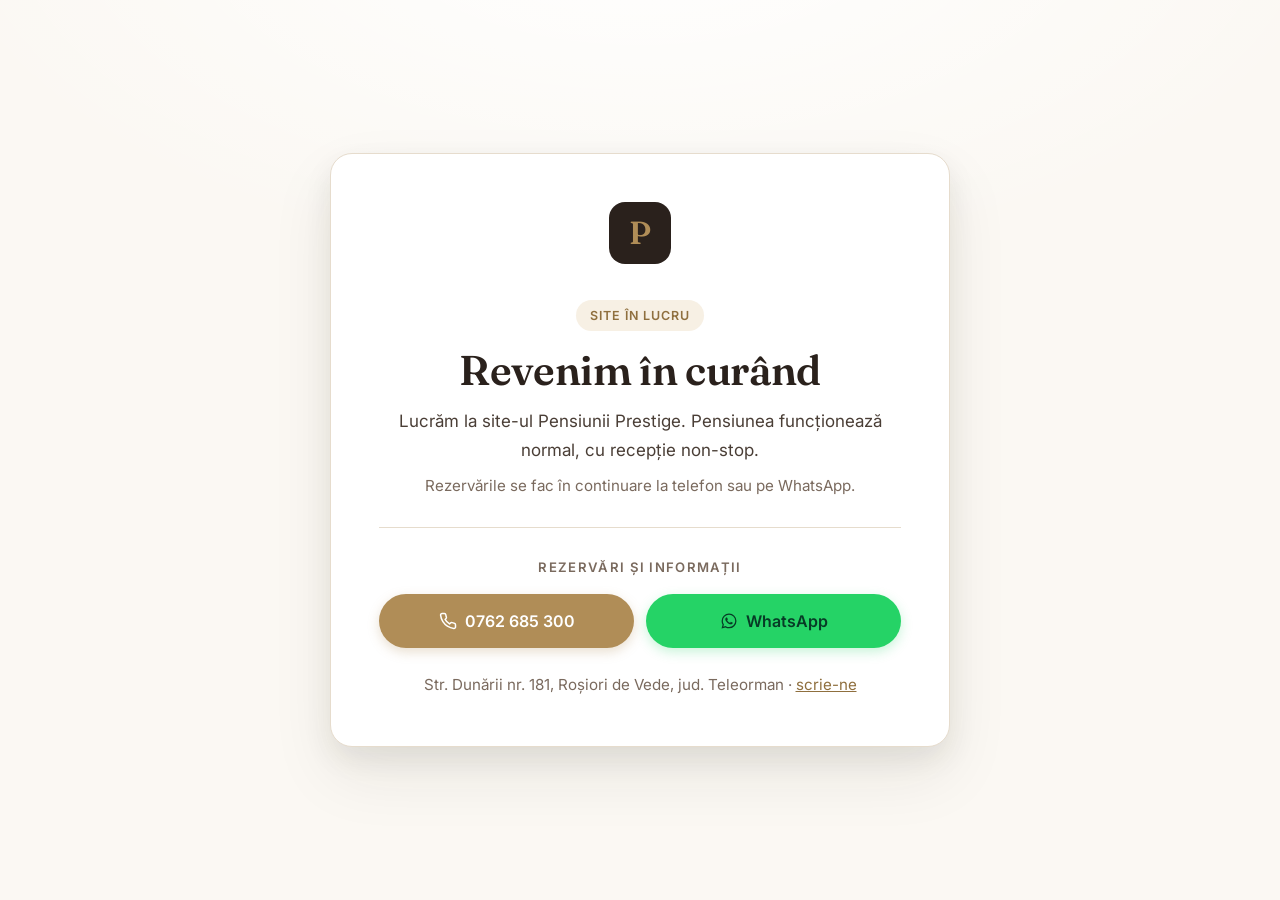
<file: maintenance.html>
<!DOCTYPE html>
<html lang="ro">
<head>
<meta charset="utf-8">
<meta name="viewport" content="width=device-width, initial-scale=1">
<title>Site în lucru — Pensiunea Prestige, Roșiori de Vede</title>
<meta name="description" content="Site-ul Pensiunea Prestige este momentan în lucru. Rezervări și informații la 0762 685 300 sau pe WhatsApp.">
<meta name="theme-color" content="#B08D57">
<meta name="robots" content="noindex, follow">

<meta property="og:type" content="website">
<meta property="og:site_name" content="Pensiunea Prestige">
<meta property="og:locale" content="ro_RO">
<meta property="og:title" content="Site în lucru — Pensiunea Prestige">
<meta property="og:description" content="Revenim în curând. Rezervări la 0762 685 300, non-stop.">
<meta property="og:image" content="https://www.pensiuneaprestige1.ro/assets/img/exterior.jpg">

<link rel="icon" href="/assets/img/favicon.svg" type="image/svg+xml">
<link rel="apple-touch-icon" href="/assets/img/exterior-thumb.jpg">

<link rel="preconnect" href="https://fonts.googleapis.com">
<link rel="preconnect" href="https://fonts.gstatic.com" crossorigin>
<link rel="stylesheet" href="https://fonts.googleapis.com/css2?family=Fraunces:opsz,wght@9..144,400;9..144,600&family=Inter:wght@400;500;600&display=swap">

<style>
  :root {
    --cream:      #FBF8F3;
    --surface:    #FFFFFF;
    --ink:        #2A211C;
    --ink-soft:   #4A3E36;
    --muted:      #7A6A5E;
    --line:       #E6DCCD;
    --gold:       #B08D57;
    --gold-deep:  #8F6F3E;
    --gold-wash:  #F7F0E4;
    --whatsapp:   #25D366;
    --font-display: "Fraunces", "Iowan Old Style", Georgia, "Times New Roman", serif;
    --font-body:    "Inter", -apple-system, BlinkMacSystemFont, "Segoe UI", Roboto, Helvetica, Arial, sans-serif;
  }

  *, *::before, *::after { box-sizing: border-box; }

  body {
    margin: 0;
    min-height: 100svh;
    display: flex;
    align-items: center;
    justify-content: center;
    padding: 1.5rem;
    font-family: var(--font-body);
    font-size: 1.0625rem;
    line-height: 1.7;
    color: var(--ink-soft);
    background:
      radial-gradient(1200px 600px at 50% -10%, #FFFFFF 0%, rgba(255,255,255,0) 60%),
      var(--cream);
    -webkit-font-smoothing: antialiased;
  }

  .card {
    width: 100%;
    max-width: 620px;
    background: var(--surface);
    border: 1px solid var(--line);
    border-radius: 22px;
    box-shadow: 0 12px 28px rgba(42,33,28,.08), 0 28px 64px rgba(42,33,28,.08);
    padding: clamp(1.75rem, 5vw, 3rem);
    text-align: center;
  }

  .mark {
    width: 62px;
    height: 62px;
    margin: 0 auto 1.5rem;
    border-radius: 16px;
    background: var(--ink);
    color: var(--gold);
    font-family: var(--font-display);
    font-size: 2rem;
    font-weight: 600;
    line-height: 62px;
  }

  .badge {
    display: inline-block;
    margin-bottom: 1rem;
    padding: .3rem .85rem;
    border-radius: 999px;
    background: var(--gold-wash);
    color: var(--gold-deep);
    font-size: .78rem;
    font-weight: 600;
    letter-spacing: .08em;
    text-transform: uppercase;
  }

  h1 {
    margin: 0 0 .75rem;
    font-family: var(--font-display);
    font-size: clamp(1.9rem, 6vw, 2.6rem);
    font-weight: 600;
    line-height: 1.15;
    letter-spacing: -0.015em;
    color: var(--ink);
  }

  .lead { margin: 0 0 .5rem; }
  .note { margin: 0; color: var(--muted); font-size: .95rem; }

  hr {
    border: 0;
    border-top: 1px solid var(--line);
    margin: 1.75rem 0;
  }

  .contact-title {
    margin: 0 0 1rem;
    font-size: .82rem;
    font-weight: 600;
    letter-spacing: .1em;
    text-transform: uppercase;
    color: var(--muted);
  }

  .actions {
    display: flex;
    flex-wrap: wrap;
    gap: .75rem;
    justify-content: center;
  }

  .btn {
    display: inline-flex;
    align-items: center;
    justify-content: center;
    gap: .5rem;
    flex: 1 1 200px;
    padding: .85rem 1.4rem;
    border-radius: 999px;
    font-weight: 600;
    font-size: 1rem;
    text-decoration: none;
    transition: transform .15s ease, box-shadow .15s ease, background-color .15s ease;
  }
  .btn:hover { transform: translateY(-1px); }
  .btn:focus-visible { outline: 3px solid var(--gold); outline-offset: 3px; }

  .btn-phone {
    background: var(--gold);
    color: #fff;
    box-shadow: 0 4px 12px rgba(176,141,87,.28);
  }
  .btn-phone:hover { background: var(--gold-deep); }

  .btn-wa {
    background: var(--whatsapp);
    color: #073B26;
    box-shadow: 0 4px 12px rgba(37,211,102,.25);
  }
  .btn-wa:hover { background: #1EBE5A; }

  .address {
    margin: 1.5rem 0 0;
    font-size: .95rem;
    color: var(--muted);
  }
  .address a { color: var(--gold-deep); }

  @media (prefers-reduced-motion: reduce) {
    .btn { transition: none; }
    .btn:hover { transform: none; }
  }
</style>
</head>
<body>

<main class="card">
  <div class="mark" aria-hidden="true">P</div>

  <p class="badge">Site în lucru</p>

  <h1>Revenim în curând</h1>

  <p class="lead">
    Lucrăm la site-ul Pensiunii Prestige. Pensiunea funcționează normal,
    cu recepție non-stop.
  </p>
  <p class="note">Rezervările se fac în continuare la telefon sau pe WhatsApp.</p>

  <hr>

  <p class="contact-title">Rezervări și informații</p>

  <div class="actions">
    <a class="btn btn-phone" href="tel:+40762685300">
      <svg width="18" height="18" viewBox="0 0 24 24" fill="none" stroke="currentColor"
           stroke-width="2" stroke-linecap="round" stroke-linejoin="round" aria-hidden="true">
        <path d="M22 16.92v3a2 2 0 0 1-2.18 2 19.79 19.79 0 0 1-8.63-3.07 19.5 19.5 0 0 1-6-6A19.79 19.79 0 0 1 2.12 4.18 2 2 0 0 1 4.11 2h3a2 2 0 0 1 2 1.72c.13.96.36 1.9.7 2.81a2 2 0 0 1-.45 2.11L8.09 9.91a16 16 0 0 0 6 6l1.27-1.27a2 2 0 0 1 2.11-.45c.91.34 1.85.57 2.81.7A2 2 0 0 1 22 16.92z"/>
      </svg>
      0762 685 300
    </a>

    <a class="btn btn-wa" href="https://wa.me/40762685300" target="_blank" rel="noopener">
      <svg width="18" height="18" viewBox="0 0 24 24" fill="currentColor" aria-hidden="true">
        <path d="M12.04 2A9.9 9.9 0 0 0 2.1 11.9c0 1.75.46 3.46 1.33 4.97L2 22l5.28-1.38a9.9 9.9 0 0 0 4.76 1.21h.01a9.9 9.9 0 0 0 9.93-9.9A9.9 9.9 0 0 0 12.04 2zm0 18.15h-.01a8.2 8.2 0 0 1-4.18-1.15l-.3-.18-3.13.82.84-3.05-.2-.31a8.2 8.2 0 0 1-1.26-4.38 8.24 8.24 0 1 1 8.24 8.25zm4.52-6.17c-.25-.12-1.47-.72-1.69-.81-.23-.08-.39-.12-.56.13-.16.24-.64.8-.78.97-.15.16-.29.18-.53.06-.25-.12-1.05-.39-1.99-1.23-.74-.66-1.23-1.47-1.38-1.71-.14-.25-.01-.38.11-.5.11-.11.25-.29.37-.43.13-.15.17-.25.25-.41.09-.17.04-.31-.02-.43-.06-.12-.56-1.34-.76-1.84-.2-.48-.4-.42-.56-.43h-.47c-.16 0-.43.06-.65.31-.22.24-.85.83-.85 2.03s.87 2.35.99 2.51c.12.16 1.71 2.61 4.15 3.66.58.25 1.03.4 1.38.51.58.19 1.11.16 1.53.1.47-.07 1.47-.6 1.67-1.18.21-.58.21-1.07.15-1.18-.06-.11-.22-.17-.47-.29z"/>
      </svg>
      WhatsApp
    </a>
  </div>

  <p class="address">
    Str. Dunării nr. 181, Roșiori de Vede, jud. Teleorman ·
    <a href="https://wa.me/40762685300" target="_blank" rel="noopener">scrie-ne</a>
  </p>
</main>

</body>
</html>
</file>
<file: assets/css/style.css>
/* ==========================================================================
   Pensiunea Prestige — Roșiori de Vede
   Un singur stylesheet. Fără framework, fără build step.
   ========================================================================== */

:root {
  /* Culori — inspirate din piatra bej a fațadei, lemn, lenjerie albă */
  --cream:        #FBF8F3;
  --cream-deep:   #F3EDE3;
  --surface:      #FFFFFF;
  --ink:          #2A211C;
  --ink-soft:     #4A3E36;
  --muted:        #7A6A5E;
  --line:         #E6DCCD;

  --gold:         #B08D57;
  --gold-deep:    #8F6F3E;
  --gold-wash:    #F7F0E4;

  --forest:       #35544A;
  --forest-deep:  #274038;
  --forest-wash:  #EDF2F0;

  --whatsapp:     #25D366;
  --whatsapp-dk:  #128C7E;

  /* Tipografie */
  --font-display: "Fraunces", "Iowan Old Style", Georgia, "Times New Roman", serif;
  --font-body:    "Inter", -apple-system, BlinkMacSystemFont, "Segoe UI", Roboto, Helvetica, Arial, sans-serif;

  /* Spațiere */
  --s-1: 0.25rem; --s-2: 0.5rem;  --s-3: 0.75rem; --s-4: 1rem;
  --s-5: 1.5rem;  --s-6: 2rem;    --s-7: 3rem;    --s-8: 4rem;
  --s-9: 6rem;    --s-10: 8rem;

  --radius:    14px;
  --radius-lg: 22px;
  --radius-pill: 999px;

  --shadow-sm: 0 1px 2px rgba(42, 33, 28, .05), 0 2px 8px rgba(42, 33, 28, .04);
  --shadow:    0 4px 12px rgba(42, 33, 28, .07), 0 12px 32px rgba(42, 33, 28, .06);
  --shadow-lg: 0 12px 28px rgba(42, 33, 28, .10), 0 28px 64px rgba(42, 33, 28, .10);

  --wrap: 1160px;
  --header-h: 72px;

  --ease: cubic-bezier(.22, .61, .36, 1);
}

/* --------------------------------------------------------------- Reset -- */
*, *::before, *::after { box-sizing: border-box; }
html { -webkit-text-size-adjust: 100%; scroll-behavior: smooth; }
@media (prefers-reduced-motion: reduce) { html { scroll-behavior: auto; } }

body {
  margin: 0;
  font-family: var(--font-body);
  font-size: 1.0625rem;
  line-height: 1.7;
  color: var(--ink-soft);
  background: var(--cream);
  -webkit-font-smoothing: antialiased;
  overflow-x: hidden;
}

img { max-width: 100%; height: auto; display: block; }
a { color: inherit; }

h1, h2, h3, h4 {
  font-family: var(--font-display);
  color: var(--ink);
  line-height: 1.15;
  letter-spacing: -0.015em;
  margin: 0 0 var(--s-4);
  font-weight: 600;
}
h1 { font-size: clamp(2.1rem, 5.2vw, 3.6rem); }
h2 { font-size: clamp(1.7rem, 3.6vw, 2.6rem); }
h3 { font-size: clamp(1.2rem, 2.2vw, 1.5rem); }
p  { margin: 0 0 var(--s-4); }
p:last-child { margin-bottom: 0; }

:focus-visible {
  outline: 3px solid var(--gold);
  outline-offset: 3px;
  border-radius: 4px;
}

.skip-link {
  position: absolute; left: var(--s-4); top: -100px;
  background: var(--ink); color: #fff;
  padding: var(--s-3) var(--s-5); border-radius: var(--radius);
  z-index: 200; transition: top .2s var(--ease);
}
.skip-link:focus { top: var(--s-4); }

/* ------------------------------------------------------------- Layout -- */
.wrap { width: min(100% - 2.5rem, var(--wrap)); margin-inline: auto; }
.section { padding-block: clamp(3.5rem, 8vw, var(--s-9)); }
.section--tight { padding-block: clamp(2.5rem, 5vw, var(--s-7)); }
.section--cream { background: var(--cream-deep); }
.section--white { background: var(--surface); }

.eyebrow {
  display: inline-flex; align-items: center; gap: var(--s-2);
  font-size: .78rem; font-weight: 600;
  letter-spacing: .16em; text-transform: uppercase;
  color: var(--gold-deep);
  margin-bottom: var(--s-3);
}
.eyebrow::before {
  content: ""; width: 26px; height: 1px; background: var(--gold);
}

.lead { font-size: clamp(1.08rem, 1.6vw, 1.25rem); color: var(--ink-soft); }
.section-head { max-width: 62ch; margin-bottom: var(--s-7); }
.section-head--center { margin-inline: auto; text-align: center; }
.section-head--center .eyebrow::before { display: none; }

/* ------------------------------------------------------------ Butoane -- */
.btn {
  display: inline-flex; align-items: center; justify-content: center;
  gap: var(--s-3);
  padding: 0.95rem 1.7rem;
  font-family: var(--font-body);
  font-size: 1rem; font-weight: 600;
  line-height: 1;
  border: 1.5px solid transparent;
  border-radius: var(--radius-pill);
  text-decoration: none;
  cursor: pointer;
  transition: transform .18s var(--ease), box-shadow .18s var(--ease),
              background-color .18s var(--ease), color .18s var(--ease);
}
.btn:hover { transform: translateY(-2px); }
.btn:active { transform: translateY(0); }
.btn svg { width: 20px; height: 20px; flex: none; }

.btn--primary  { background: var(--gold); color: #fff; box-shadow: var(--shadow-sm); }
.btn--primary:hover { background: var(--gold-deep); box-shadow: var(--shadow); }

.btn--wa { background: var(--whatsapp); color: #06301A; box-shadow: var(--shadow-sm); }
.btn--wa:hover { background: #1FBE5A; box-shadow: var(--shadow); }

.btn--ghost { background: transparent; color: var(--ink); border-color: var(--line); }
.btn--ghost:hover { border-color: var(--gold); background: var(--gold-wash); }

.btn--light { background: rgba(255,255,255,.14); color: #fff; border-color: rgba(255,255,255,.4); backdrop-filter: blur(8px); }
.btn--light:hover { background: rgba(255,255,255,.24); }

.btn--lg { padding: 1.15rem 2.1rem; font-size: 1.06rem; }
.btn-row { display: flex; flex-wrap: wrap; gap: var(--s-3); }

/* ------------------------------------------------------------- Header -- */
.header {
  position: sticky; top: 0; z-index: 100;
  background: rgba(251, 248, 243, .88);
  backdrop-filter: blur(14px);
  border-bottom: 1px solid var(--line);
}
.header__inner {
  display: flex; align-items: center; gap: var(--s-5);
  min-height: var(--header-h);
}
.brand {
  display: flex; flex-direction: column; text-decoration: none;
  margin-right: auto; line-height: 1.1;
}
.brand__name {
  font-family: var(--font-display); font-size: 1.3rem;
  font-weight: 600; color: var(--ink); letter-spacing: -0.01em;
}
.brand__place {
  font-size: .68rem; letter-spacing: .19em; text-transform: uppercase;
  color: var(--gold-deep); font-weight: 600;
}

.nav { display: flex; align-items: center; gap: var(--s-5); }
.nav a {
  text-decoration: none; font-size: .95rem; font-weight: 500;
  color: var(--ink-soft); position: relative; padding-block: 4px;
  transition: color .18s var(--ease);
}
.nav a:hover { color: var(--gold-deep); }
.nav a[aria-current="page"] { color: var(--ink); font-weight: 600; }
.nav a[aria-current="page"]::after {
  content: ""; position: absolute; left: 0; right: 0; bottom: -2px;
  height: 2px; background: var(--gold); border-radius: 2px;
}

.header__phone {
  display: inline-flex; align-items: center; gap: var(--s-2);
  text-decoration: none; font-weight: 700; color: var(--ink);
  white-space: nowrap; font-size: .98rem;
  padding: .6rem 1.1rem; border-radius: var(--radius-pill);
  background: var(--gold-wash); border: 1px solid var(--line);
  transition: background .18s var(--ease), border-color .18s var(--ease);
}
.header__phone:hover { background: #fff; border-color: var(--gold); }
.header__phone svg { width: 17px; height: 17px; color: var(--gold-deep); }

.burger {
  display: none; width: 44px; height: 44px;
  align-items: center; justify-content: center;
  background: transparent; border: 1px solid var(--line);
  border-radius: 12px; cursor: pointer; color: var(--ink);
}
.burger svg { width: 22px; height: 22px; }
.burger .icon-close { display: none; }
.burger[aria-expanded="true"] .icon-open { display: none; }
.burger[aria-expanded="true"] .icon-close { display: block; }

@media (max-width: 900px) {
  .burger { display: inline-flex; }
  .nav {
    position: fixed; inset: var(--header-h) 0 auto 0;
    flex-direction: column; align-items: stretch; gap: 0;
    background: var(--cream);
    border-bottom: 1px solid var(--line);
    padding: var(--s-3) 1.25rem var(--s-5);
    box-shadow: var(--shadow);
    transform: translateY(-12px); opacity: 0; pointer-events: none;
    transition: opacity .2s var(--ease), transform .2s var(--ease);
    max-height: calc(100dvh - var(--header-h)); overflow-y: auto;
  }
  .nav.is-open { transform: none; opacity: 1; pointer-events: auto; }
  .nav a { padding: var(--s-4) var(--s-2); border-bottom: 1px solid var(--line); font-size: 1.05rem; }
  .nav a[aria-current="page"]::after { display: none; }
  .header__phone span { display: none; }
  .header__phone { padding: .6rem .8rem; }
}

/* --------------------------------------------------------------- Hero -- */
.hero { position: relative; isolation: isolate; color: #fff; }
.hero__media { position: absolute; inset: 0; z-index: -2; }
.hero__media img { width: 100%; height: 100%; object-fit: cover; }
.hero::after {
  content: ""; position: absolute; inset: 0; z-index: -1;
  background: linear-gradient(180deg, rgba(28,20,15,.62) 0%, rgba(28,20,15,.48) 45%, rgba(28,20,15,.78) 100%);
}
.hero__inner {
  padding-block: clamp(5rem, 15vw, 9.5rem);
  max-width: 46rem;
}
.hero h1 { color: #fff; text-shadow: 0 2px 24px rgba(0,0,0,.3); }
.hero .eyebrow { color: #E8D3AC; }
.hero .eyebrow::before { background: #E8D3AC; }
.hero__text {
  font-size: clamp(1.08rem, 1.7vw, 1.28rem);
  color: rgba(255,255,255,.93);
  max-width: 40rem; margin-bottom: var(--s-6);
  text-shadow: 0 1px 12px rgba(0,0,0,.35);
}
.hero .btn-row { margin-bottom: var(--s-6); }
.hero__note {
  display: inline-flex; align-items: center; gap: var(--s-2);
  font-size: .93rem; color: rgba(255,255,255,.85);
}
.hero__note svg { width: 16px; height: 16px; }

/* Hero mic pentru paginile interioare */
.pagehead {
  background: var(--cream-deep);
  border-bottom: 1px solid var(--line);
  padding-block: clamp(2.5rem, 6vw, var(--s-8));
}
.pagehead__inner { max-width: 60ch; }
.pagehead h1 { margin-bottom: var(--s-4); }

.crumbs { font-size: .85rem; color: var(--muted); margin-bottom: var(--s-4); }
.crumbs ol { display: flex; flex-wrap: wrap; align-items: center; list-style: none; margin: 0; padding: 0; }
.crumbs li + li::before { content: "/"; margin-inline: var(--s-2); opacity: .5; }
.crumbs a { color: inherit; text-decoration: none; }
.crumbs a:hover { color: var(--gold-deep); text-decoration: underline; }

/* -------------------------------------------------------- Bandă atuuri -- */
.strip {
  background: var(--surface);
  border-bottom: 1px solid var(--line);
}
.strip__grid {
  display: grid; grid-template-columns: repeat(4, 1fr);
  gap: var(--s-5); padding-block: var(--s-6);
}
.strip__item { display: flex; gap: var(--s-3); align-items: flex-start; }
.strip__item svg { width: 24px; height: 24px; color: var(--gold); flex: none; margin-top: 3px; }
.strip__item strong { display: block; color: var(--ink); font-size: .98rem; font-weight: 600; }
.strip__item span { font-size: .88rem; color: var(--muted); line-height: 1.5; }
@media (max-width: 860px) { .strip__grid { grid-template-columns: repeat(2, 1fr); } }
@media (max-width: 460px) { .strip__grid { grid-template-columns: 1fr; gap: var(--s-4); } }

/* ---------------------------------------------------------- Split text -- */
.split {
  display: grid; grid-template-columns: 1fr 1fr;
  gap: clamp(2rem, 5vw, var(--s-8)); align-items: center;
}
.split--reverse .split__media { order: 2; }
.split__media img {
  width: 100%; border-radius: var(--radius-lg);
  box-shadow: var(--shadow-lg); aspect-ratio: 3/2; object-fit: cover;
}
@media (max-width: 820px) {
  .split { grid-template-columns: 1fr; }
  .split--reverse .split__media { order: 0; }
}

.quote {
  margin: var(--s-6) 0 0; padding: var(--s-5) var(--s-6);
  background: var(--gold-wash); border-left: 3px solid var(--gold);
  border-radius: 0 var(--radius) var(--radius) 0;
}
.quote p {
  font-family: var(--font-display); font-size: 1.15rem;
  font-style: italic; color: var(--ink); margin-bottom: var(--s-2);
}
.quote cite { font-style: normal; font-size: .85rem; color: var(--muted); }

/* -------------------------------------------------------------- Carduri -- */
.cards { display: grid; grid-template-columns: repeat(3, 1fr); gap: var(--s-5); }
@media (max-width: 900px) { .cards { grid-template-columns: 1fr; max-width: 30rem; margin-inline: auto; } }

.card {
  display: flex; flex-direction: column;
  background: var(--surface); border: 1px solid var(--line);
  border-radius: var(--radius-lg); overflow: hidden;
  text-decoration: none; color: inherit;
  box-shadow: var(--shadow-sm);
  transition: transform .22s var(--ease), box-shadow .22s var(--ease), border-color .22s var(--ease);
}
.card:hover { transform: translateY(-4px); box-shadow: var(--shadow-lg); border-color: var(--gold); }
.card__img { aspect-ratio: 4/3; overflow: hidden; background: var(--cream-deep); }
.card__img img { width: 100%; height: 100%; object-fit: cover; transition: transform .5s var(--ease); }
.card:hover .card__img img { transform: scale(1.045); }
.card__img--grid { display: grid; grid-template-columns: 1fr 1fr; grid-template-rows: 1fr 1fr; gap: 2px; }
.card__img--grid > span { display: block; overflow: hidden; }
.card__body { padding: var(--s-5); display: flex; flex-direction: column; flex: 1; }
.card__body h3 { margin-bottom: var(--s-2); }
.card__body p { font-size: .95rem; color: var(--muted); flex: 1; }
.card__more {
  margin-top: var(--s-4); font-weight: 600; font-size: .92rem;
  color: var(--gold-deep); display: inline-flex; align-items: center; gap: var(--s-2);
}
.card__more svg { width: 16px; height: 16px; transition: transform .22s var(--ease); }
.card:hover .card__more svg { transform: translateX(4px); }

/* ----------------------------------------------------- Listă facilități -- */
.features { display: grid; grid-template-columns: repeat(3, 1fr); gap: var(--s-5); }
@media (max-width: 900px) { .features { grid-template-columns: repeat(2, 1fr); } }
@media (max-width: 560px) { .features { grid-template-columns: 1fr; } }

.feature {
  background: var(--surface); border: 1px solid var(--line);
  border-radius: var(--radius); padding: var(--s-5);
}
.feature__icon {
  width: 44px; height: 44px; border-radius: 12px;
  background: var(--gold-wash); color: var(--gold-deep);
  display: grid; place-items: center; margin-bottom: var(--s-4);
}
.feature__icon svg { width: 22px; height: 22px; }
.feature h3 { font-size: 1.12rem; margin-bottom: var(--s-2); }
.feature p { font-size: .93rem; color: var(--muted); }

/* Listă simplă cu bifă */
.ticks { list-style: none; margin: 0; padding: 0; display: grid; gap: var(--s-3); }
.ticks li { display: flex; gap: var(--s-3); align-items: flex-start; font-size: 1rem; }
.ticks li::before {
  content: ""; flex: none; width: 22px; height: 22px; margin-top: 2px;
  border-radius: 50%; background: var(--gold-wash) no-repeat center;
  background-image: url("data:image/svg+xml,%3Csvg xmlns='http://www.w3.org/2000/svg' width='13' height='13' viewBox='0 0 24 24' fill='none' stroke='%238F6F3E' stroke-width='3.4' stroke-linecap='round' stroke-linejoin='round'%3E%3Cpolyline points='20 6 9 17 4 12'/%3E%3C/svg%3E");
}
.ticks--forest li::before {
  background-color: var(--forest-wash);
  background-image: url("data:image/svg+xml,%3Csvg xmlns='http://www.w3.org/2000/svg' width='13' height='13' viewBox='0 0 24 24' fill='none' stroke='%2335544A' stroke-width='3.4' stroke-linecap='round' stroke-linejoin='round'%3E%3Cpolyline points='20 6 9 17 4 12'/%3E%3C/svg%3E");
}
.ticks--2col { grid-template-columns: 1fr 1fr; gap: var(--s-3) var(--s-5); }
@media (max-width: 640px) { .ticks--2col { grid-template-columns: 1fr; } }

/* ------------------------------------------------------------- Camere -- */
.room {
  display: grid; grid-template-columns: 1.05fr .95fr;
  gap: clamp(1.75rem, 4vw, var(--s-7)); align-items: center;
  padding-block: clamp(2rem, 5vw, var(--s-7));
  border-bottom: 1px solid var(--line);
}
.room:last-child { border-bottom: 0; }
.room--reverse .room__media { order: 2; }
.room__media img {
  width: 100%; aspect-ratio: 3/2; object-fit: cover;
  border-radius: var(--radius-lg); box-shadow: var(--shadow);
}
.room__body h3 { font-size: clamp(1.4rem, 2.6vw, 1.9rem); }
.tag {
  display: inline-block; font-size: .74rem; font-weight: 700;
  letter-spacing: .12em; text-transform: uppercase;
  color: var(--gold-deep); background: var(--gold-wash);
  padding: .4rem .8rem; border-radius: var(--radius-pill);
  margin-bottom: var(--s-3);
}
@media (max-width: 820px) {
  .room { grid-template-columns: 1fr; }
  .room--reverse .room__media { order: 0; }
}

/* ------------------------------------------------------------ Galerie -- */
.gallery-filters {
  display: flex; flex-wrap: wrap; gap: var(--s-2);
  margin-bottom: var(--s-6);
}
.filter-btn {
  font-family: var(--font-body); font-size: .92rem; font-weight: 600;
  padding: .55rem 1.15rem; border-radius: var(--radius-pill);
  border: 1.5px solid var(--line); background: var(--surface);
  color: var(--ink-soft); cursor: pointer;
  transition: all .18s var(--ease);
}
.filter-btn:hover { border-color: var(--gold); color: var(--gold-deep); }
.filter-btn[aria-pressed="true"] { background: var(--ink); border-color: var(--ink); color: #fff; }

.gallery { display: grid; grid-template-columns: repeat(3, 1fr); gap: var(--s-4); }
@media (max-width: 860px) { .gallery { grid-template-columns: repeat(2, 1fr); } }
@media (max-width: 520px) { .gallery { grid-template-columns: 1fr; } }

.gallery__item {
  position: relative; padding: 0; border: 0; cursor: zoom-in;
  border-radius: var(--radius); overflow: hidden;
  background: var(--cream-deep); box-shadow: var(--shadow-sm);
  aspect-ratio: 4/3;
  transition: transform .22s var(--ease), box-shadow .22s var(--ease);
}
.gallery__item:hover { transform: translateY(-3px); box-shadow: var(--shadow); }
.gallery__item img { width: 100%; height: 100%; object-fit: cover; transition: transform .5s var(--ease); }
.gallery__item:hover img { transform: scale(1.05); }
.gallery__item figcaption {
  position: absolute; inset: auto 0 0 0;
  padding: 1.5rem .9rem .7rem;
  font-size: .87rem; font-weight: 600; color: #fff; text-align: left;
  background: linear-gradient(180deg, transparent, rgba(20,14,10,.72));
}
.gallery__item[hidden] { display: none; }

/* Lightbox */
.lightbox {
  position: fixed; inset: 0; z-index: 300;
  display: none; place-items: center;
  background: rgba(20, 14, 10, .93);
  padding: var(--s-4);
}
.lightbox[open], .lightbox.is-open { display: grid; }
.lightbox__fig { margin: 0; max-width: min(96vw, 1200px); text-align: center; }
.lightbox__fig img {
  max-width: 100%; max-height: 78dvh; width: auto;
  border-radius: var(--radius); box-shadow: var(--shadow-lg);
  margin-inline: auto;
}
.lightbox__fig figcaption {
  color: rgba(255,255,255,.9); margin-top: var(--s-4);
  font-size: .95rem;
}
.lightbox__btn {
  position: absolute; top: 50%; transform: translateY(-50%);
  width: 52px; height: 52px; border-radius: 50%;
  background: rgba(255,255,255,.12); border: 1px solid rgba(255,255,255,.28);
  color: #fff; cursor: pointer; display: grid; place-items: center;
  backdrop-filter: blur(8px); transition: background .18s var(--ease);
}
.lightbox__btn:hover { background: rgba(255,255,255,.24); }
.lightbox__btn svg { width: 24px; height: 24px; }
.lightbox__prev { left: max(1rem, 3vw); }
.lightbox__next { right: max(1rem, 3vw); }
.lightbox__close { top: max(1rem, 3vw); right: max(1rem, 3vw); transform: none; }
@media (max-width: 600px) {
  .lightbox__btn { width: 44px; height: 44px; }
  .lightbox__prev { left: .5rem; } .lightbox__next { right: .5rem; }
}

/* ------------------------------------------------- Secțiunea muncitori -- */
.forest { background: var(--forest); color: rgba(255,255,255,.88); }
.forest h1, .forest h2, .forest h3 { color: #fff; }
.forest .eyebrow { color: #A8C9BB; }
.forest .eyebrow::before { background: #A8C9BB; }
.forest .lead { color: rgba(255,255,255,.9); }
.forest .btn--ghost { color: #fff; border-color: rgba(255,255,255,.42); }
.forest .btn--ghost:hover { background: rgba(255,255,255,.12); border-color: #fff; }
.forest .ticks li::before {
  background-color: rgba(255,255,255,.16);
  background-image: url("data:image/svg+xml,%3Csvg xmlns='http://www.w3.org/2000/svg' width='13' height='13' viewBox='0 0 24 24' fill='none' stroke='%23ffffff' stroke-width='3.4' stroke-linecap='round' stroke-linejoin='round'%3E%3Cpolyline points='20 6 9 17 4 12'/%3E%3C/svg%3E");
}

.pagehead--forest { background: var(--forest); border-bottom: 0; color: rgba(255,255,255,.88); }
.pagehead--forest h1 { color: #fff; }
.pagehead--forest .crumbs { color: rgba(255,255,255,.6); }
.pagehead--forest .crumbs a:hover { color: #fff; }
.pagehead--forest .lead { color: rgba(255,255,255,.9); }

.feature--forest .feature__icon { background: var(--forest-wash); color: var(--forest); }

/* --------------------------------------------------------- CTA final -- */
.cta {
  background: var(--ink); color: rgba(255,255,255,.85);
  border-radius: var(--radius-lg);
  padding: clamp(2rem, 5vw, var(--s-8));
  text-align: center;
  position: relative; overflow: hidden;
}
.cta::before {
  content: ""; position: absolute; inset: 0;
  background: radial-gradient(ellipse at 50% -20%, rgba(176,141,87,.32), transparent 62%);
  pointer-events: none;
}
.cta > * { position: relative; }
.cta h2 { color: #fff; max-width: 22ch; margin-inline: auto; }
.cta p { max-width: 52ch; margin-inline: auto; margin-bottom: var(--s-6); }
.cta .btn-row { justify-content: center; }
.cta__phone {
  display: block; font-family: var(--font-display);
  font-size: clamp(1.9rem, 5vw, 2.9rem); font-weight: 600;
  color: #fff; text-decoration: none; margin-bottom: var(--s-2);
  letter-spacing: -0.01em;
}
.cta__phone:hover { color: #E8D3AC; }
.cta__meta { font-size: .9rem; color: rgba(255,255,255,.6); margin-top: var(--s-5); }

/* ------------------------------------------------------------ Contact -- */
.contact-grid {
  display: grid; grid-template-columns: 1fr 1.1fr;
  gap: clamp(2rem, 5vw, var(--s-8)); align-items: start;
}
@media (max-width: 880px) { .contact-grid { grid-template-columns: 1fr; } }

.contact-list { display: grid; gap: var(--s-5); }
.contact-item { display: flex; gap: var(--s-4); align-items: flex-start; }
.contact-item__icon {
  width: 44px; height: 44px; flex: none; border-radius: 12px;
  background: var(--gold-wash); color: var(--gold-deep);
  display: grid; place-items: center;
}
.contact-item__icon svg { width: 21px; height: 21px; }
.contact-item h3 { font-size: 1.02rem; margin-bottom: var(--s-1); font-family: var(--font-body); font-weight: 700; }
.contact-item p, .contact-item a { font-size: .98rem; color: var(--muted); text-decoration: none; margin: 0; }
.contact-item a { color: var(--ink); font-weight: 600; }
.contact-item a:hover { color: var(--gold-deep); }
.contact-item__big { font-family: var(--font-display); font-size: 1.6rem; letter-spacing: -0.01em; }

/* Formular -> WhatsApp */
.form-card {
  background: var(--surface); border: 1px solid var(--line);
  border-radius: var(--radius-lg); padding: clamp(1.5rem, 4vw, var(--s-7));
  box-shadow: var(--shadow);
}
.form-grid { display: grid; grid-template-columns: 1fr 1fr; gap: var(--s-4); }
@media (max-width: 560px) { .form-grid { grid-template-columns: 1fr; } }
.field { display: flex; flex-direction: column; gap: var(--s-2); }
.field--full { grid-column: 1 / -1; }
.field label { font-size: .88rem; font-weight: 600; color: var(--ink); }
.field input, .field select, .field textarea {
  font-family: var(--font-body); font-size: 1rem; color: var(--ink);
  padding: .8rem 1rem; border: 1.5px solid var(--line);
  border-radius: 11px; background: var(--cream);
  transition: border-color .18s var(--ease), background .18s var(--ease);
  width: 100%;
}
.field input:focus, .field select:focus, .field textarea:focus {
  outline: none; border-color: var(--gold); background: #fff;
}
.field textarea { resize: vertical; min-height: 100px; line-height: 1.6; }
.field select { appearance: none; cursor: pointer;
  background-image: url("data:image/svg+xml,%3Csvg xmlns='http://www.w3.org/2000/svg' width='16' height='16' viewBox='0 0 24 24' fill='none' stroke='%237A6A5E' stroke-width='2.5' stroke-linecap='round' stroke-linejoin='round'%3E%3Cpolyline points='6 9 12 15 18 9'/%3E%3C/svg%3E");
  background-repeat: no-repeat; background-position: right 1rem center; padding-right: 2.6rem;
}
.form-note { font-size: .85rem; color: var(--muted); margin-top: var(--s-4); }

/* ---------------------------------------------------- Buton flotant WA -- */
.wa-float {
  position: fixed; right: max(1rem, 3vw); bottom: max(1rem, 3vw);
  z-index: 90;
  display: inline-flex; align-items: center; gap: var(--s-3);
  padding: .85rem 1.35rem;
  background: var(--whatsapp); color: #06301A;
  font-weight: 700; font-size: .98rem; text-decoration: none;
  border-radius: var(--radius-pill);
  box-shadow: 0 6px 20px rgba(37, 211, 102, .38), var(--shadow);
  transition: transform .2s var(--ease), box-shadow .2s var(--ease);
}
.wa-float:hover { transform: translateY(-3px) scale(1.02); box-shadow: 0 10px 28px rgba(37,211,102,.46); }
.wa-float svg { width: 24px; height: 24px; flex: none; }
@media (max-width: 560px) {
  .wa-float { padding: .85rem; border-radius: 50%; }
  .wa-float span { display: none; }
}

/* -------------------------------------------------------------- Footer -- */
.footer {
  background: var(--ink); color: rgba(255,255,255,.62);
  padding-block: var(--s-8) var(--s-5);
  font-size: .93rem;
}
.footer__grid {
  display: grid; grid-template-columns: 1.4fr 1fr 1fr;
  gap: var(--s-6); padding-bottom: var(--s-7);
  border-bottom: 1px solid rgba(255,255,255,.12);
}
@media (max-width: 760px) { .footer__grid { grid-template-columns: 1fr; gap: var(--s-5); } }
.footer h4 {
  color: #fff; font-family: var(--font-body); font-size: .8rem;
  letter-spacing: .15em; text-transform: uppercase;
  margin-bottom: var(--s-4); font-weight: 700;
}
.footer .brand__name { color: #fff; font-size: 1.35rem; }
.footer .brand__place { color: var(--gold); }
.footer__about { max-width: 34ch; margin-top: var(--s-3); }
.footer ul { list-style: none; margin: 0; padding: 0; display: grid; gap: var(--s-3); }
.footer a { color: rgba(255,255,255,.72); text-decoration: none; transition: color .18s var(--ease); }
.footer a:hover { color: var(--gold); }
.footer strong { color: #fff; }
.footer__bottom {
  padding-top: var(--s-5);
  display: flex; flex-wrap: wrap; gap: var(--s-3); justify-content: space-between;
  font-size: .85rem; color: rgba(255,255,255,.45);
}

/* -------------------------------------------------- Animații la scroll -- */
.reveal {
  opacity: 0; transform: translateY(18px);
  transition: opacity .6s var(--ease), transform .6s var(--ease);
}
.reveal.is-visible { opacity: 1; transform: none; }
@media (prefers-reduced-motion: reduce) {
  .reveal { opacity: 1; transform: none; transition: none; }
  .btn:hover, .card:hover, .gallery__item:hover, .wa-float:hover { transform: none; }
  * { animation-duration: .01ms !important; transition-duration: .01ms !important; }
}

.sr-only {
  position: absolute; width: 1px; height: 1px; padding: 0; margin: -1px;
  overflow: hidden; clip: rect(0,0,0,0); white-space: nowrap; border: 0;
}
</file>
